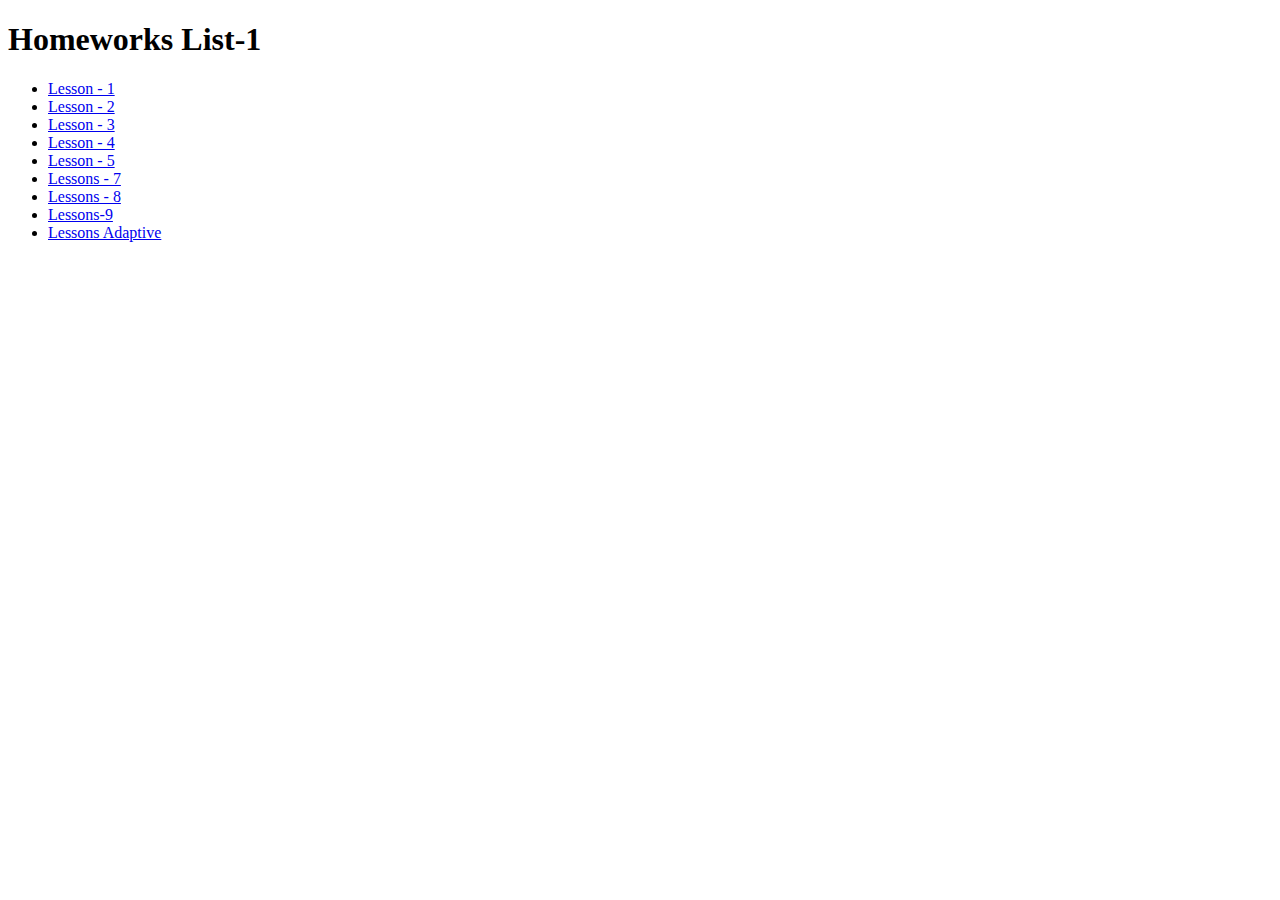
<file: index.html>
<!DOCTYPE html>
<html lang="en">
<head>
   <meta charset="UTF-8">
   <meta http-equiv="X-UA-Compatible" content="IE=edge">
   <meta name="viewport" content="width=device-width, initial-scale=1.0">
   <title>Document</title>
</head>
<body>
   <h1>Homeworks List-1</h1>
   <ul>
      <li><a href="Homework1/index.html">Lesson - 1</a></li>
      <li><a href="Homework-2/index_s.html">Lesson - 2</a></li>
      <li><a href="Homework-3/index.html">Lesson - 3</a></li>
      <li><a href="Homework-4/index.html">Lesson - 4</a></li>  
      <li><a href="Homework-5/index.html">Lesson - 5</a></li>
      <li><a href="Homework-7/index.html">Lessons - 7</a></li>
      <li><a href="Homework-8/index.html">Lessons - 8</a></li>
      <li><a href="homework-11/index.html">Lessons-9</a></li>
      <li><a href="homework Adaptive/">Lessons Adaptive</a></li>
   </ul>
</body>
</html>
</file>
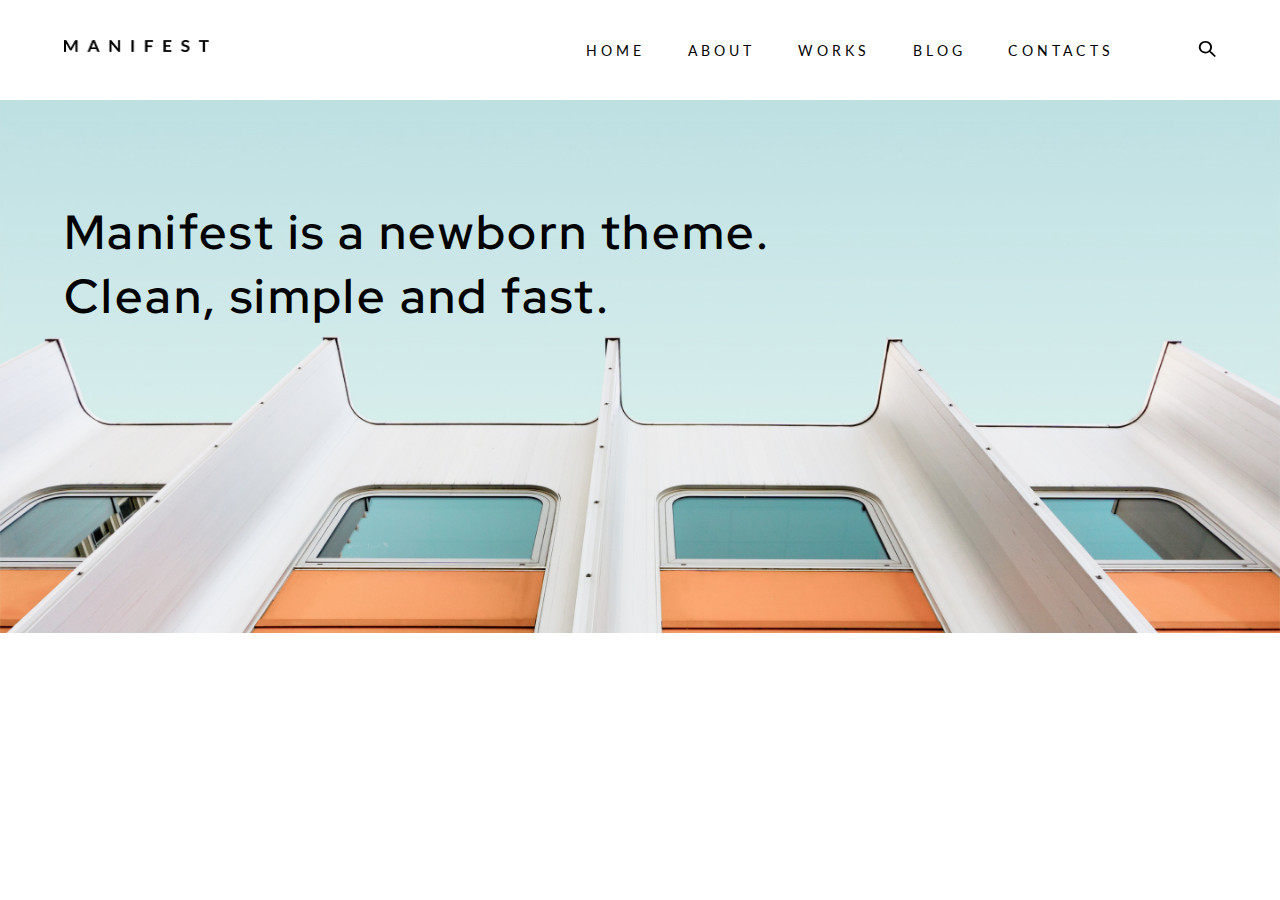
<file: homework Adaptive/index.html>
<!DOCTYPE html>
<html lang="en">
  <head>
    <meta charset="UTF-8" />
    <meta http-equiv="X-UA-Compatible" content="IE=edge" />
    <meta name="viewport" content="width=device-width, initial-scale=1.0" />
    <title>Document</title>
    <link rel="preconnect" href="https://fonts.googleapis.com">
    <link rel="preconnect" href="https://fonts.gstatic.com" crossorigin>
    <link href="https://fonts.googleapis.com/css2?family=Lato:wght@400;700&family=Red+Hat+Display:wght@400;500;600&display=swap" rel="stylesheet">
    <link rel="stylesheet" href="assets/css/hamburgers.min.css">
    <link rel="stylesheet" href="assets/css/styles.min.css" />
  </head>
  <body>
    <div class="page-wrapper">
      <header class="header">
        <div class="container">
          <div class="logo">
            <a href="/">
              <img src="assets/images/Logo.png" alt="logo" />
            </a>
          </div>
            <nav class="main-menu">
              <ul>
                <li><a href="#">Home</a></li>
                <li><a href="#">About</a></li>
                <li><a href="#">Works</a></li>
                <li><a href="#">Blog</a></li>
                <li><a href="#">Contacts</a></li>
              </ul>
            </nav>
            <button type="button" class="search-btn">
              <svg
                width="18"
                height="16"
                viewBox="0 0 18 16"
                fill="none"
                xmlns="http://www.w3.org/2000/svg"
              >
                <path
                  fill-rule="evenodd"
                  clip-rule="evenodd"
                  d="M13.8942 11.0715L17.6712 14.6313C17.8399 14.8079 17.8316 15.0783 17.6524 15.2454L16.9914 15.8684C16.9027 15.9526 16.7821 16 16.6562 16C16.5303 16 16.4096 15.9526 16.3209 15.8684L12.5439 12.3085C12.4394 12.21 12.3446 12.1028 12.2606 11.9881L11.5524 11.0982C10.3806 11.9801 8.92549 12.4602 7.42595 12.4598C4.33594 12.4699 1.65084 10.461 0.960303 7.62231C0.269767 4.78365 1.75809 1.87288 4.54414 0.613257C7.3302 -0.646363 10.6704 0.0813446 12.5873 2.36555C14.5042 4.64977 14.4862 7.88086 12.5439 10.1459L13.4881 10.76C13.6356 10.849 13.7718 10.9535 13.8942 11.0715ZM2.70508 6.23017C2.70508 8.68773 4.81889 10.68 7.42641 10.68C8.67859 10.68 9.87948 10.2112 10.7649 9.37666C11.6503 8.54216 12.1477 7.41034 12.1477 6.23017C12.1477 3.77262 10.0339 1.78037 7.42641 1.78037C4.81889 1.78037 2.70508 3.77262 2.70508 6.23017Z"
                  fill="black"
                />
              </svg>
            </button>
            <button class="hamburger hamburger--collapse" type="button">
              <span class="hamburger-box">
                <span class="hamburger-inner"></span>
              </span>
            </button>
        </div>
      </header>
      <main>
        <section class="section-first">
          <div class="container">
            <h1 class="red-hat-font">Manifest is a newborn theme. Clean, simple and fast.</h1>
          </div>
        </section>
      </main>
      <footer class="footer">
        <div class="container"></div>
      </footer>
    </div>
  </body>
</html>
</file>
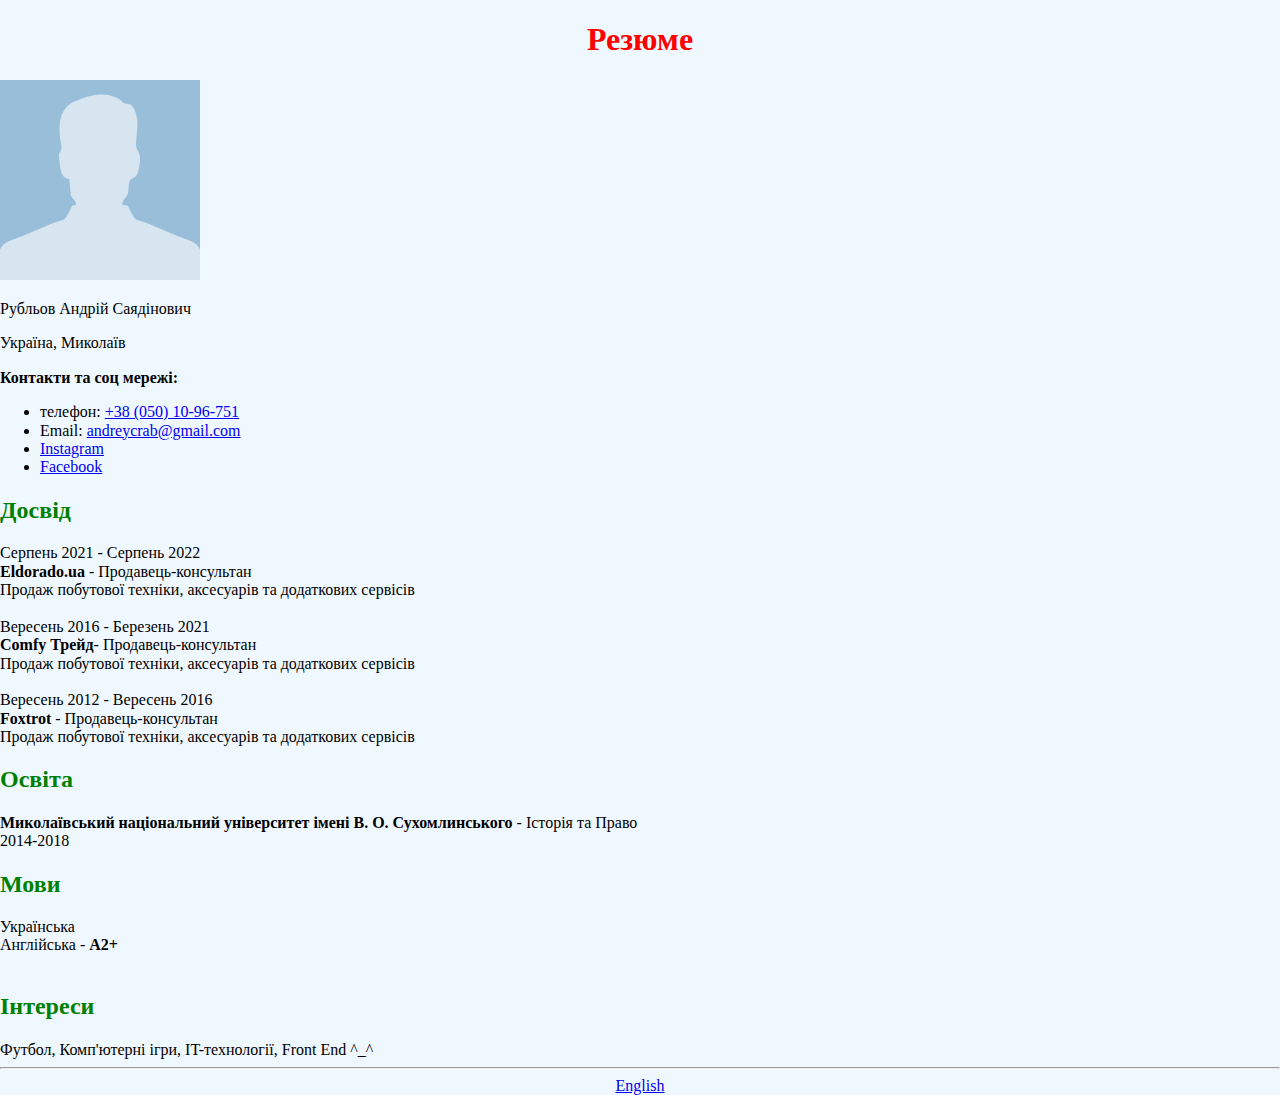
<file: Homework-2/index.html>
<!DOCTYPE html>
<html lang="uk">
<head>
   <meta charset="UTF-8">
   <meta http-equiv="X-UA-Compatible" content="IE=edge">
   <meta name="viewport" content="width=device-width, initial-scale=1.0">
  <link rel="stylesheet" href="assets/css/normalize.css">
  <link rel="stylesheet" href="assets/css/style.css">
   <title>Резюме</title>
</head>
<body>
<h1>Резюме</h1>
<img src="assets/img/no-user-image-icon-9.jpg" alt="тут фотка">
<p>Рубльов Андрій Саядінович</p>
<p>Україна, Миколаїв</p>
<p><b>Контакти та соц мережі:</b></p>
<ul>
   <li>телефон: <a href="tel:+380501096751">+38 (050) 10-96-751</a></li>
   <li>Email: <a href="mailto:andreycrab@gmail.com">andreycrab@gmail.com</a> </li>
   <li><a href="https://www.instagram.com/andrii_rublov/" target="_blank">Instagram</a></li>
   <li><a href="https://www.facebook.com/andreycrab" target="_blank">Facebook</a></li>
</ul>

<h2>Досвід</h2>

<div>
   <span>Серпень 2021 - Серпень 2022</span>
<br>
   <span><b>Eldorado.ua</b> - Продавець-консультан</span>
<br>
   <span>Продаж побутової техніки, аксесуарів та додаткових сервісів</span>
</div>
<br>

<div>
   <span>Вересень 2016 - Березень 2021</span>
<br>
   <span><b>Comfy Трейд</b>- Продавець-консультан</span>
<br>
   <span>Продаж побутової техніки, аксесуарів та додаткових сервісів</span>
</div>
<br>

<div>
   <span>Вересень 2012 - Вересень 2016</span>
   <br>
   <span><b>Foxtrot</b> - Продавець-консультан</span>
   <br>
   <span>Продаж побутової техніки, аксесуарів та додаткових сервісів</span> 
</div>

<h2>Освіта</h2>

<div><span><b>Миколаївський національний університет імені В. О. Сухомлинського</b> - Історія та Право</span>
   <br>
   <span>2014-2018</span>
</div>  

<h2>Мови</h2>

<div>
   <span>Українська</span>
   <br>
   <span>Англійська - <b>А2+</b></span>
</div>
<br>

<h2>Інтереси</h2>
<div>
   <span>Футбол, Комп'ютерні ігри, IT-технології, Front End ^_^</span>
</div>
<hr>

  <div class="eng"><a href="/index_en.html" target="_blank">English</a></div>

</body>
</html>
</file>
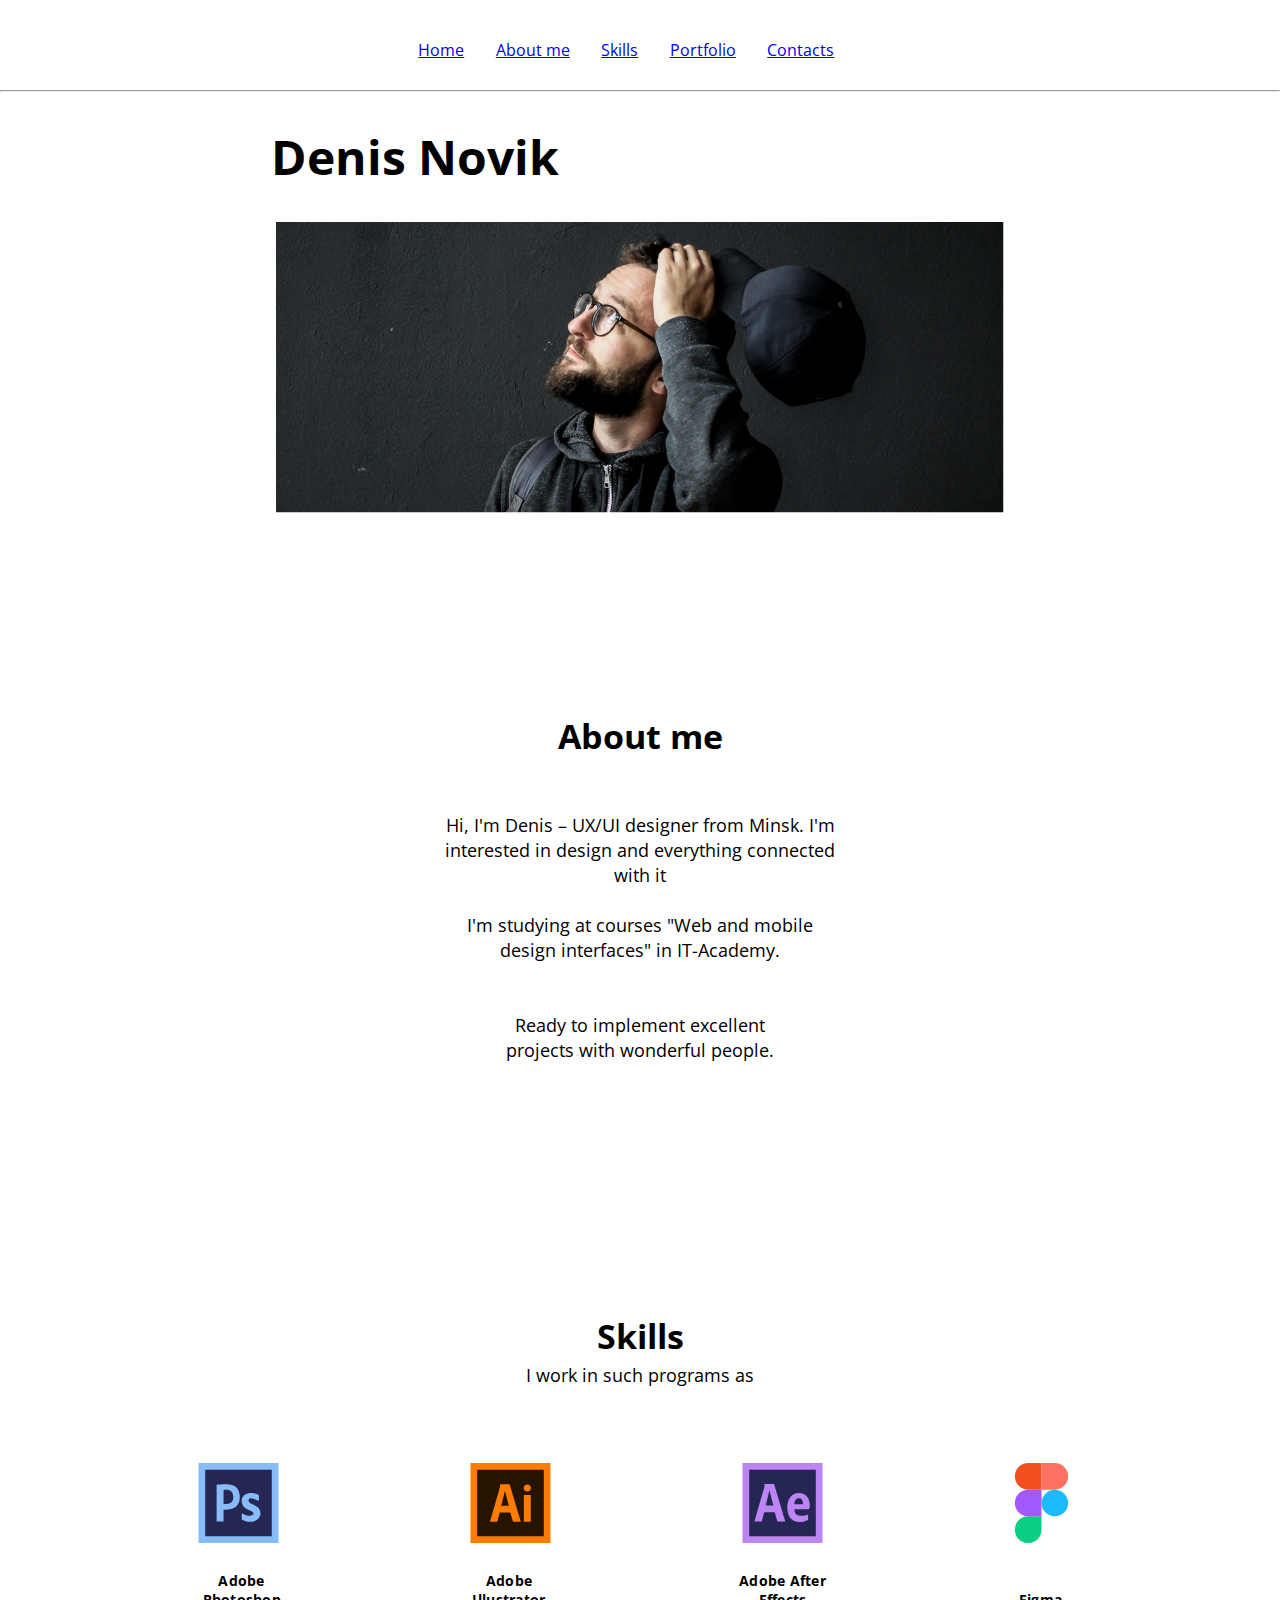
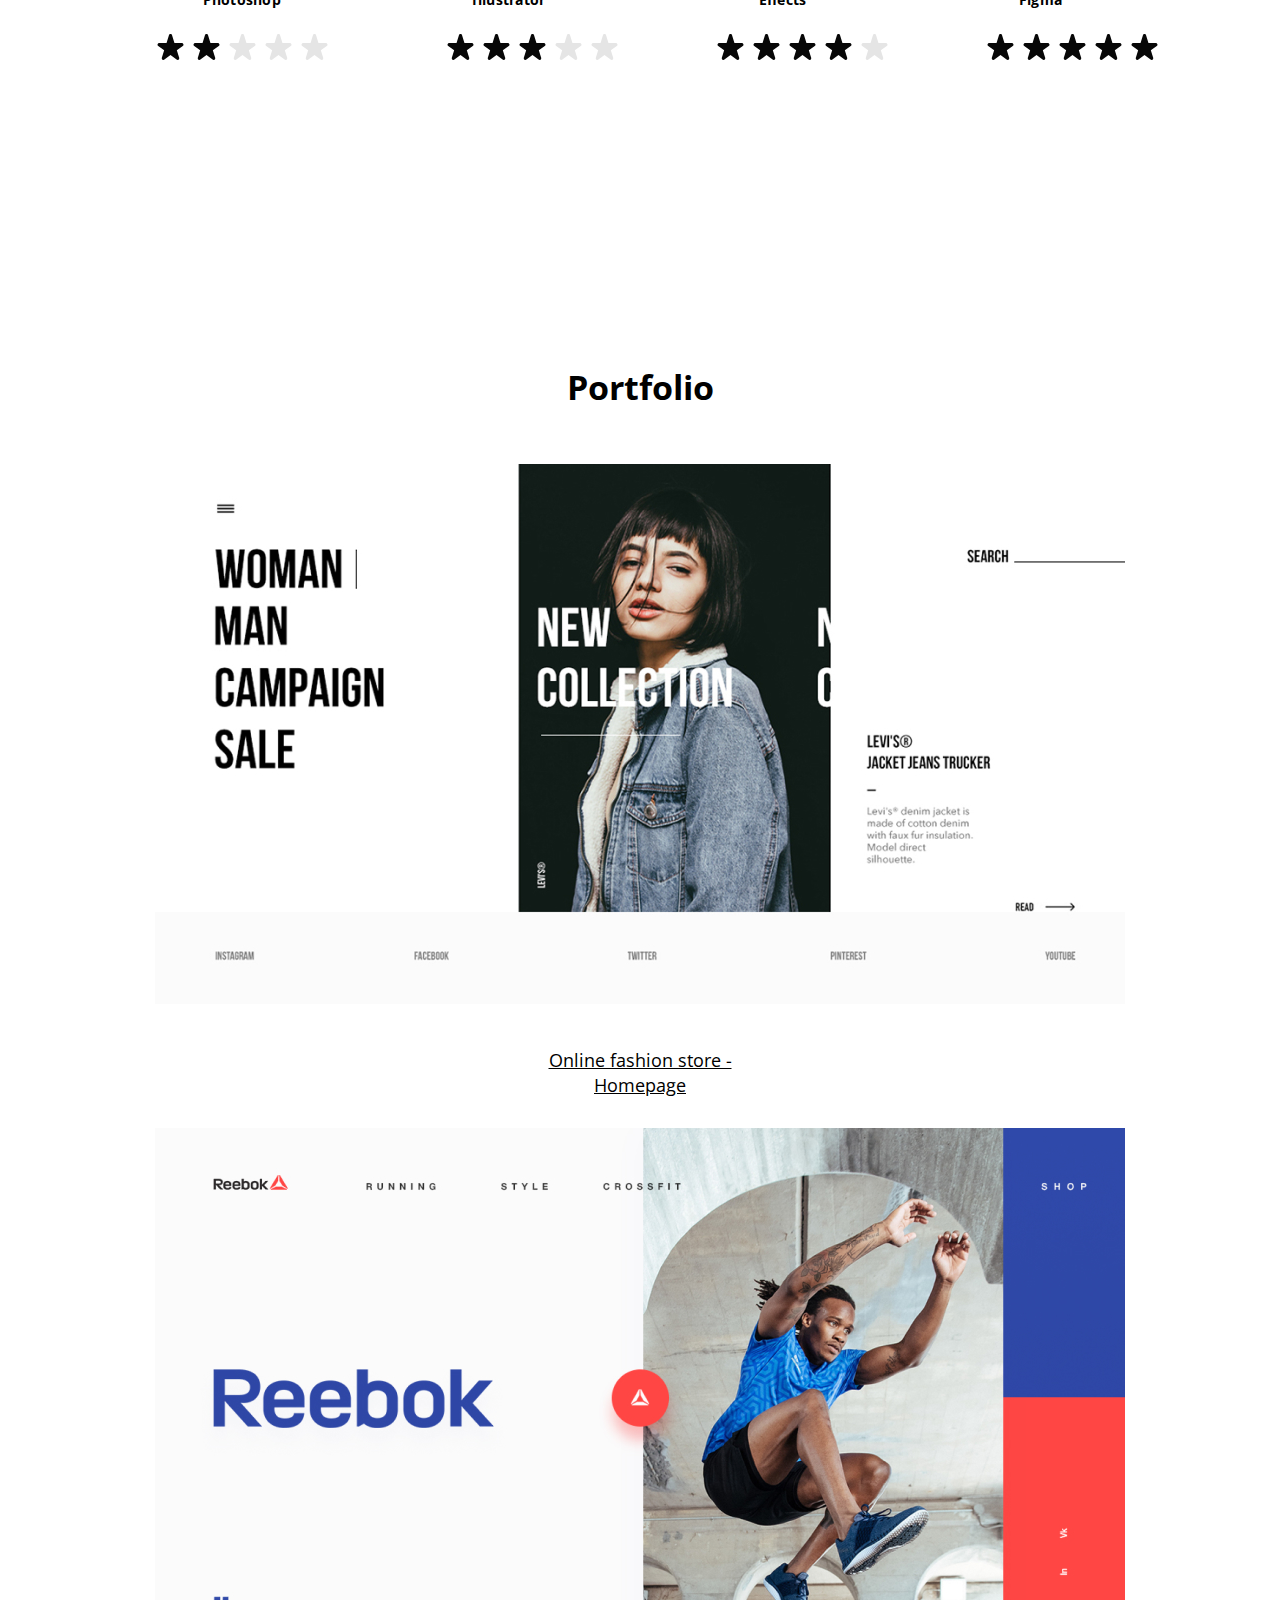
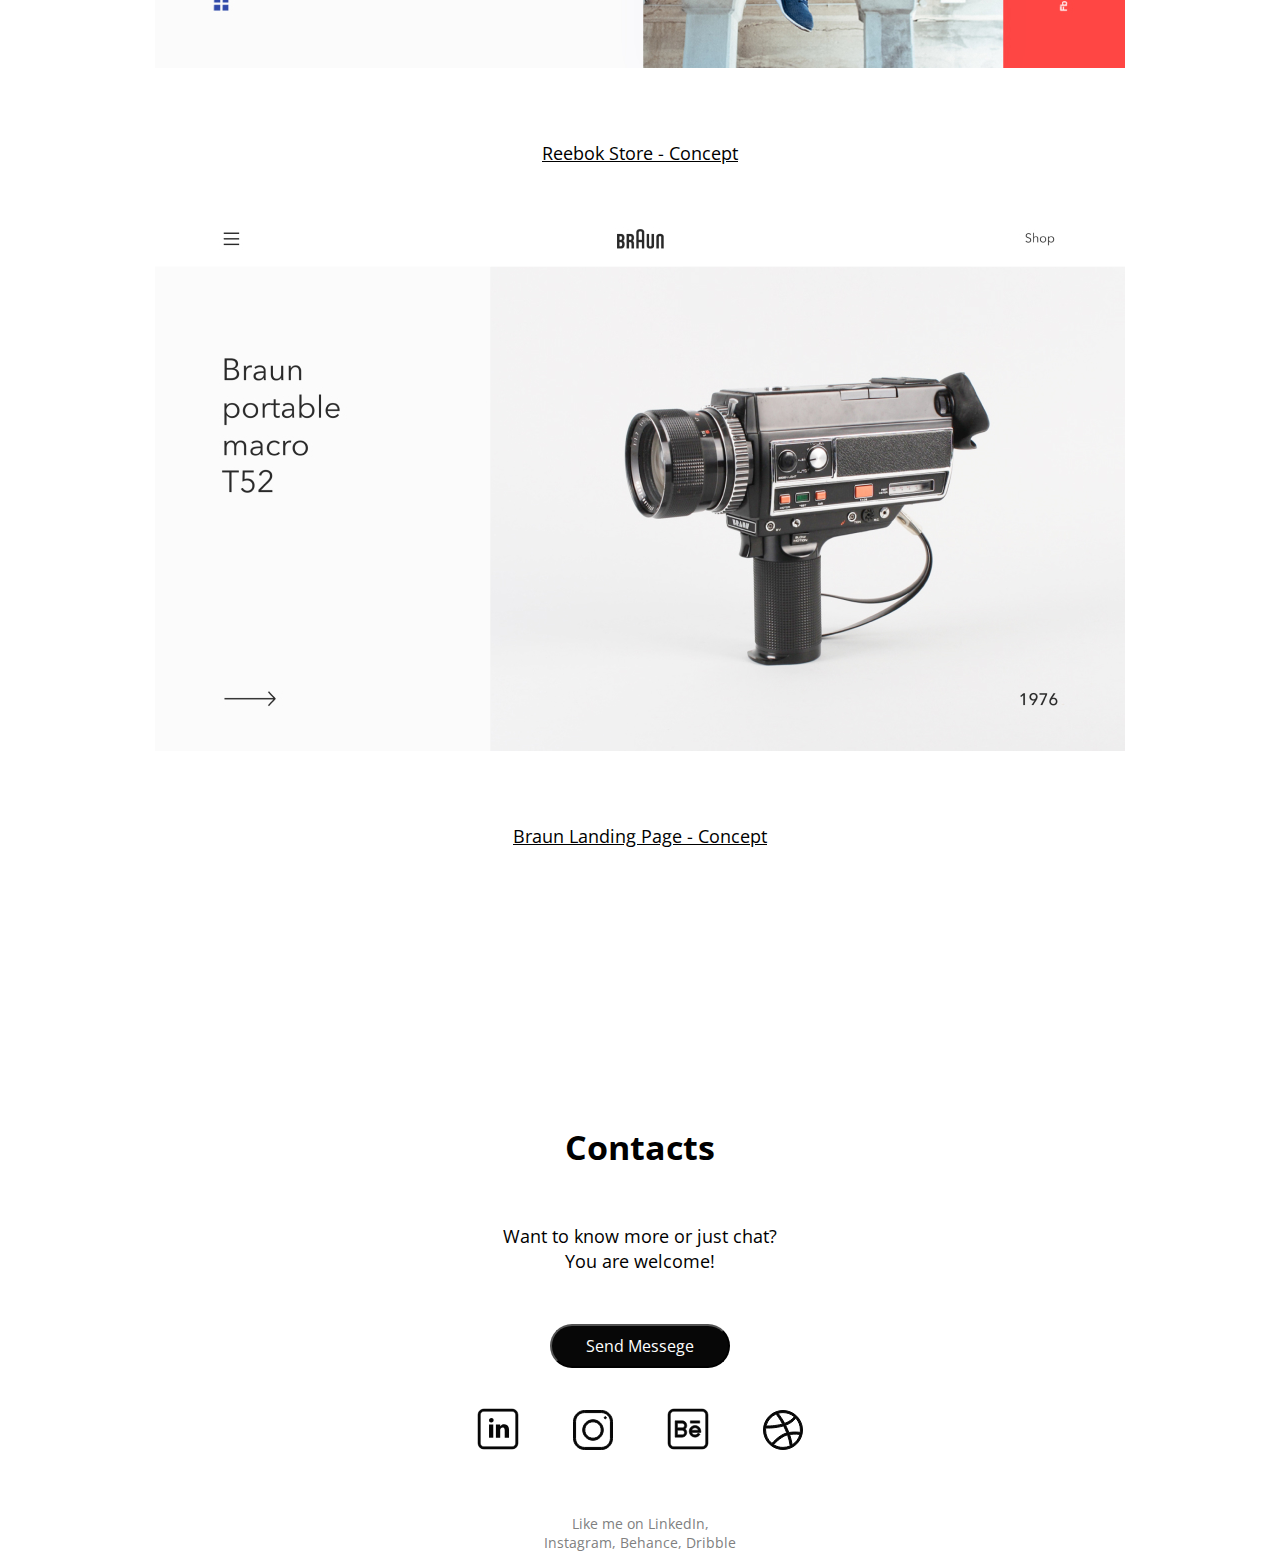
<file: Homework-3/index.html>
<!DOCTYPE html>
<html lang="en">
  <head>
    <meta charset="UTF-8" />
    <meta http-equiv="X-UA-Compatible" content="IE=edge" />
    <meta name="viewport" content="width=device-width, initial-scale=1.0" />
    <link rel="stylesheet" href="assets/css/normalize.css" />
    <link rel="stylesheet" href="assets/css/style.css" />
    <link rel="preconnect" href="https://fonts.googleapis.com" />
    <link rel="preconnect" href="https://fonts.gstatic.com" crossorigin />
    <link
      href="https://fonts.googleapis.com/css2?family=Open+Sans:wght@400;700&display=swap"
      rel="stylesheet"
    />
    <title>Figma Homework</title>
  </head>
  <body>
    <header>
      <div>
        <nav>
          <ul>
            <li><a href="#h1">Home</a></li>
            <li><a href="#aboutme">About me</a></li>
            <li><a href="#skil">Skills</a></li>
            <li><a href="#porto">Portfolio</a></li>
            <li><a href="#contacts">Contacts</a></li>
          </ul>
        </nav>
      </div>
      <hr />
    </header>
    <main>
      <div class="novik-item">
        <h1>Denis Novik</h1>
      </div>
      <div class="novik">
        <img class="page1" src="assets/img/photox940.jpg" alt="photo novika" />
      </div>
      <section class="about">
        <div>
          <h2 id="aboutme">About me</h2>
          <p class="text1">
            Hi, I'm Denis – UX/UI designer from Minsk. I'm interested in design
            and everything connected with it
          </p>
          <p class="text2">
            I'm studying at courses "Web and mobile design interfaces" in
            IT-Academy.
          </p>
          <p class="text3">
            Ready to implement excellent projects with wonderful people.
          </p>
        </div>
      </section>
      <section class="skills">
        <div class="skil-item">
          <div>
            <h2 id="skil">Skills</h2>
            <p class="text4">I work in such programs as</p>
          </div>
          <div class="logo">
            <img id="ps" src="assets/icon/Ps.svg" alt="ps" />
            <img id="ai" src="assets/icon/Ai.svg" alt="ai" />
            <img id="ae" src="assets/icon/Ae.svg" alt="ae" />
            <img id="figma" src="assets/icon/Figma.svg" alt="figma" />
          </div>
          <div class="logo-text">
            <p id="adobe">Adobe Photoshop</p>
            <p id="Illustrator">Adobe Illustrator</p>
            <p id="after">Adobe After Effects</p>
            <p id="figmas">Figma</p>
          </div>
          <div class="star">
            <img id="star2" src="assets/icon/rating2.svg" alt="2" />
            <img id="star3" src="assets/icon/rating3.svg" alt="3" />
            <img id="star4" src="assets/icon/rating4.svg" alt="4" />
            <img id="star5" src="assets/icon/rating5.svg" alt="5" />
          </div>
        </div>
      </section>
      <section class="store">
        <h2 id="porto">Portfolio</h2>
        <div>
          <img
            id="fashimg"
            src="assets/img/Fashion-Store.jpg"
            alt="fashionimg"
          />
          <p id="fashstore">Online fashion store - Homepage</p>
        </div>
        <div>
          <img id="rebookimg" src="assets/img/reebok_web.jpg" alt="reebok" />
          <p id="reebokstore">Reebok Store - Concept</p>
        </div>
        <div>
          <img id="braunimg" src="assets/img/braun-landing.jpg" alt="braun" />
          <p id="braunstore">Braun Landing Page - Concept</p>
        </div>
      </section>
    </main>
    <footer>
      <h2 id="contacts">Contacts</h2>
      <div>
        <p id="chat">Want to know more or just chat? You are welcome!</p>
      </div>
      <div class="but">
        <button onclick="location.href='mailto:andreycrab@gmail.com'" id="send">
          Send Messege
        </button>
      </div>
      <div class="messengers">
        <a href="https://ua.linkedin.com/"
          ><img id="linkedinimg" src="assets/icon/linkedin.svg" alt="linkedin"
        /></a>
        <a href="https://www.instagram.com/hideo_kojima/"
          ><img
            id="instagramimg"
            src="assets/icon/instagram.svg"
            alt="instagram"
        /></a>
        <a href="https://www.behance.net/"
          ><img id="behanceimg" src="assets/icon/behance.svg" alt="behance"
        /></a>
        <a href="https://dribbble.com/"
          ><img id="dribbbleimg" src="assets/icon/dribbble.svg" alt="dribbble"
        /></a>
      </div>
      <div>
        <p id="like">Like me on LinkedIn, Instagram, Behance, Dribble</p>
      </div>
    </footer>
  </body>
</html>
</file>
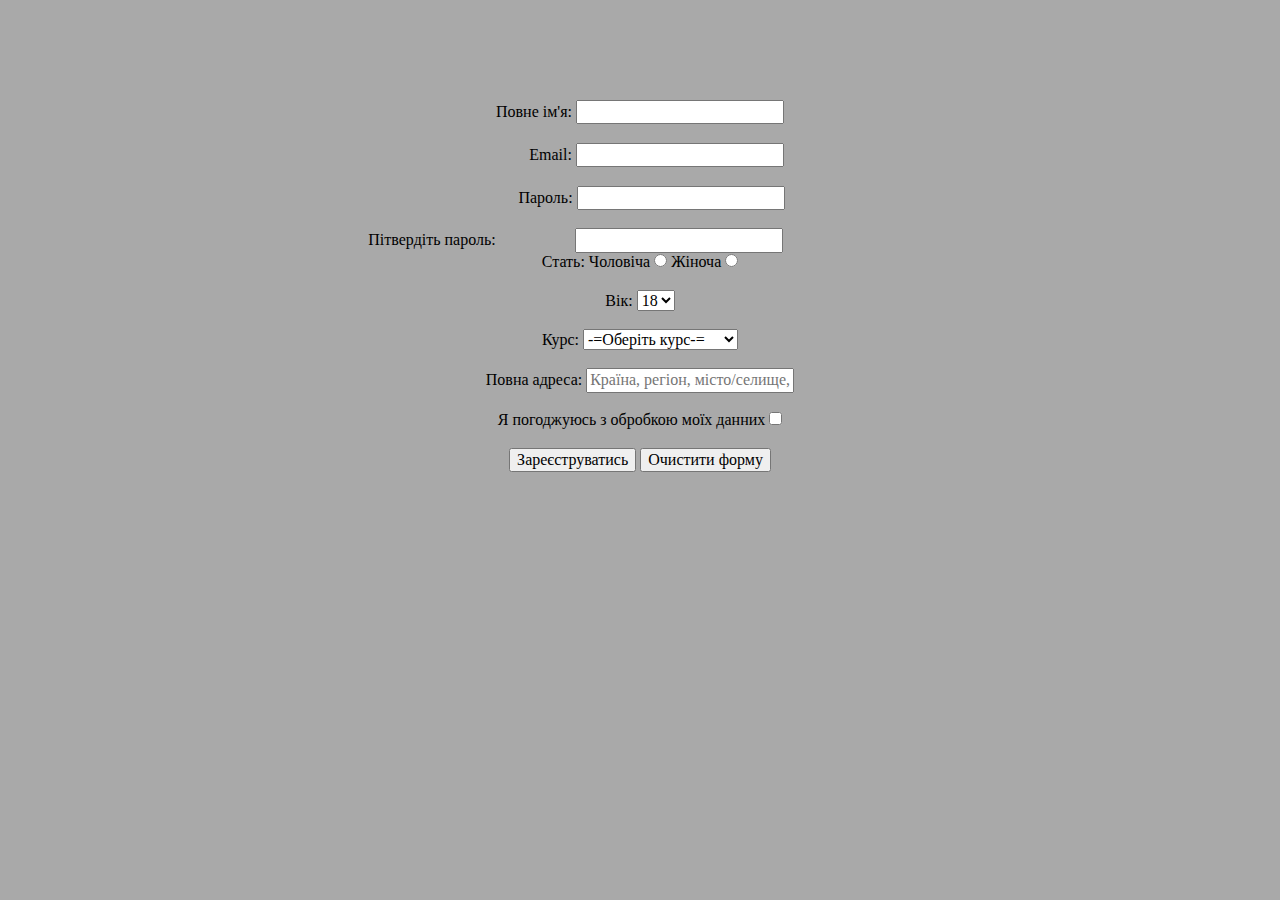
<file: Homework-4/index.html>
<!DOCTYPE html>
<html lang="uk">

<head>
   <meta charset="UTF-8">
   <meta http-equiv="X-UA-Compatible" content="IE=edge">
   <meta name="viewport" content="width=device-width, initial-scale=1.0">
   <link rel="stylesheet" href="assets/css/normalize.css">
   <link rel="stylesheet" href="assets/css/style.css">
   <title>Forms</title>
</head>

<body>
   <form id="my_form" onsubmit="alert(decodeURI(new URLSearchParams(Array.from(new FormData(document.getElementById('my_form')))).toString()));return false;">
      <div>
         <label for="name">Повне ім'я:</label>
         <input type="name" id="name" name="name" required>
      </div><br>
      <div class="email" >
         <label for="email">Email:</label>
         <input type="email" id="email" name="email" required>
      </div> <br>
      <div class="pass">
         <label for="password">Пароль:</label>
         <input type="password" id="pass" name="password" required>
      </div><br>
      <div class="confirm">
         <label id="comfpass" for="confirm_password">Пітвердіть пароль:</label>
         <input type="password" id="confirm_password" name="confirm_password" required>
      </div><br>
      <div>
         <label for="gender">Стать: </label>
         <label for="male">Чоловіча</label>
         <input type="radio" id="male" name="gender" value="male" required>
         <label for="female">Жіноча</label>
         <input type="radio" id="female" name="gender" value="female">
      </div><br>
      <div>
         <label for="age">Вік:</label>
         <select id="age" name="age">
            <option value="18">18</option>
            <option value="19">19</option>
            <option value="20">20</option>
            <option value="21">21</option>
            <option value="22">22</option>
            <option value="23">23</option>
            <option value="24">24</option>
            <option value="25">25</option>
            <option value="26">26</option>
            <option value="27">27</option>
            <option value="28">28</option>
            <option value="29">29</option>
            <option value="30">30</option>
            <option value="31">31</option>
            <option value="32">32</option>
            <option value="33">33</option>
            <option value="34">34</option>
            <option value="35">35</option>
         </select>
      </div><br>
      <div>
         <label for="curs">Курс:</label>
         <select name="curs" id="curs">
            <option value="select">-=Оберіть курс-=</option>
            <option value="curs1">Front-End</option>
            <option value="curs2"> Back-End</option>
            <option value="curs3">Project Management</option>
            <option value="curs4">QA Manual</option>
         </select>
      </div><br>
      <div>
         <label for="adres">Повна адреса:</label>
         <input type="text" id="adres" name="adres" placeholder="Країна, регіон, місто/селище, вулиця">
      </div>
      <div><br>
         <label for="agree">Я погоджуюсь з обробкою моїх данних</label>
         <input type="checkbox" id="agree" name="agree" required>
      </div><br>
      <div>
         <input type="submit" value="Зареєструватись">
         <input type="reset" value="Очистити форму">
      </div><br>
   </form>
</body>

</html>
</file>
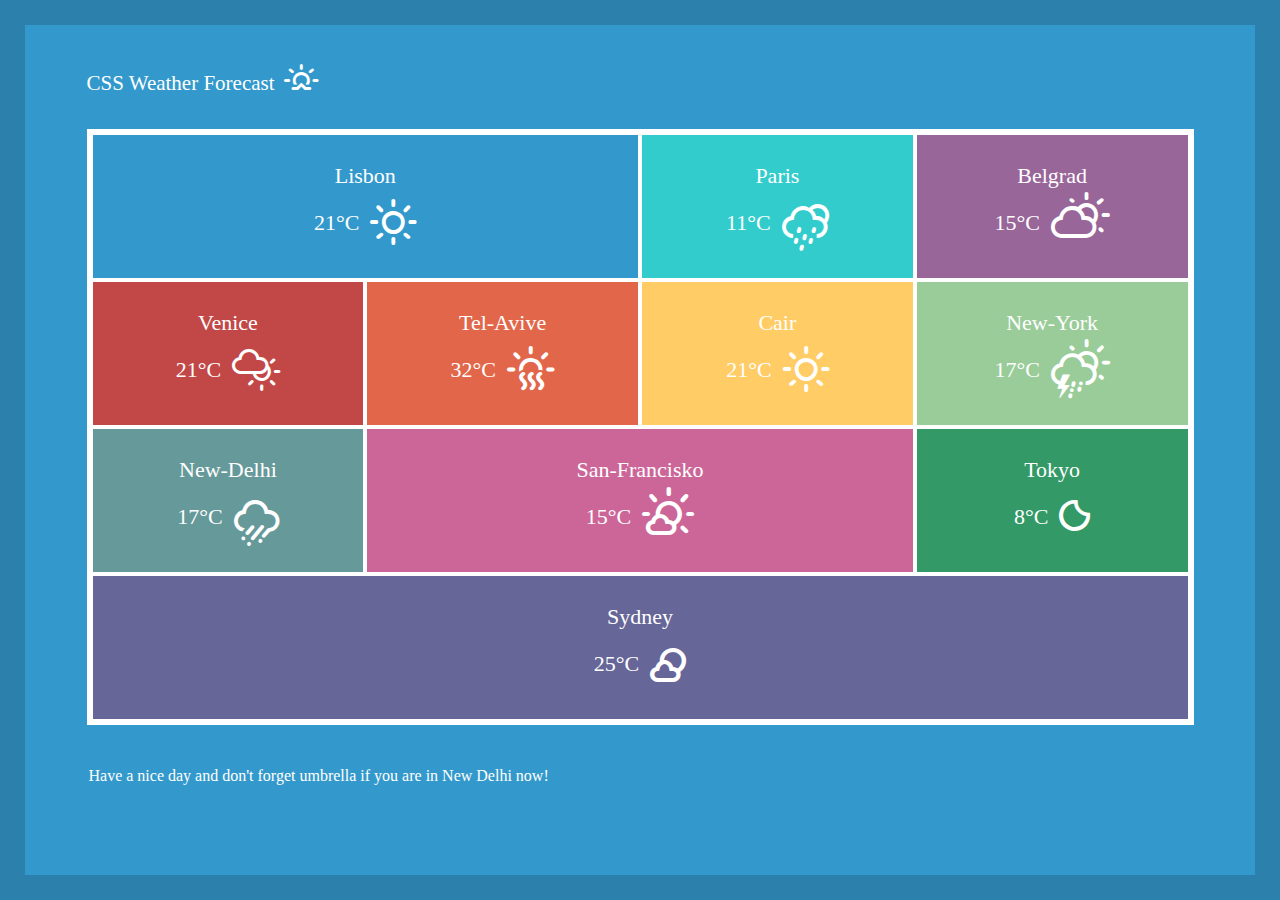
<file: Homework-5/index.html>
<!DOCTYPE html>
<html lang="en">
  <head>
    <meta charset="UTF-8" />
    <meta http-equiv="X-UA-Compatible" content="IE=edge" />
    <meta name="viewport" content="width=device-width, initial-scale=1.0" />
    <link rel="stylesheet" href="assets/css/normalize.css" />
    <link rel="stylesheet" href="assets/fonts/weather/css/weather-icons.min.css">
    <link href="https://fonts.cdnfonts.com/css/lucida-sans" rel="stylesheet" />
    <link rel="stylesheet" href="assets/css/style.css" />
    <title>Weather</title>
  </head>
  <body>
    <main>
      <div class="container">
        <div class="tittle">CSS Weather Forecast <i class="wi wi-sunrise"></i>
        </div>
        <div class="weather wrap">
          <ul class="weather">
            <li class="w50">
              <div class="weather-item blue">
                <div class="city">Lisbon</div>
                <div class="icon">
                  <span class="temperature">21&deg;C</span>
                  <i class="wi wi-day-sunny"></i>
                </div>
              </div>
            </li>
            <li>
              <div class="weather-item green-1">
                <div class="city">Paris</div>
                <div class="icon">
                  <span class="temperature">11&deg;C</span>
                  <i class="wi wi-night-showers"></i>
                </div>
              </div>
            </li>
            <li>
              <div class="weather-item violet">
                <div class="city">Belgrad</div>
                <div class="icon">
                  <span class="temperature">15&deg;C</span>
                  <i class="wi wi-day-cloudy"></i>
                </div>
              </div>
            </li>
            <li>
              <div class="weather-item red">
                <div class="city">Venice</div>
                <div class="icon">
                  <span class="temperature">21&deg;C</span>
                  <i class="wi wi-day-cloudy-high"></i>
                </div>
              </div>
            </li>
            <li>
              <div class="weather-item orange">
                <div class="city">Tel-Avive</div>
                <div class="icon">
                  <span class="temperature">32&deg;C</span>
                  <i class="wi wi-hot"></i>
                </div>
              </div>
            </li>
            <li>
              <div class="weather-item yellow">
                <div class="city">Cair</div>
                <div class="icon">
                  <span class="temperature">21&deg;C</span>
                  <i class="wi wi-day-sunny"></i>
                </div>
              </div>
            </li>
            <li>
              <div class="weather-item lgreen">
                <div class="city">New-York</div>
                <div class="icon">
                  <span class="temperature">17&deg;C</span>
                  <i class="wi wi-day-sleet-storm"></i>
                </div>
              </div>
            </li>
            <li>
              <div class="weather-item gray">
                <div class="city">New-Delhi</div>
                <div class="icon">
                  <span class="temperature">17&deg;C</span>
                  <i class="wi wi-rain-wind"></i>
                </div>
              </div>
            </li>
            <li class="w50">
              <div class="weather-item pink">
                <div class="city">San-Francisko</div>
                <div class="icon">
                  <span class="temperature">15&deg;C</span>
                  <i class="wi wi-day-sunny-overcast"></i>
                </div>
              </div>
            </li>
            <li>
              <div class="weather-item green">
                <div class="city">Tokyo</div>
                <div class="icon">
                  <span class="temperature">8&deg;C</span>
                  <i class="wi wi-night-clear"></i>
                </div>
              </div>
            </li>
            <li class="w100">
              <div class="weather-item dviolet">
                <div class="city">Sydney</div>
                <div class="icon">
                  <span class="temperature">25&deg;C</span>
                  <i class="wi wi-night-partly-cloudy"></i>
                </div>
              </div>
            </li>
          </ul>
        </div>
        <div class="text">Have a nice day and don't forget umbrella if you are in New Delhi now!
        </div>
      </div>
    </main>
  </body>
</html>
</file>
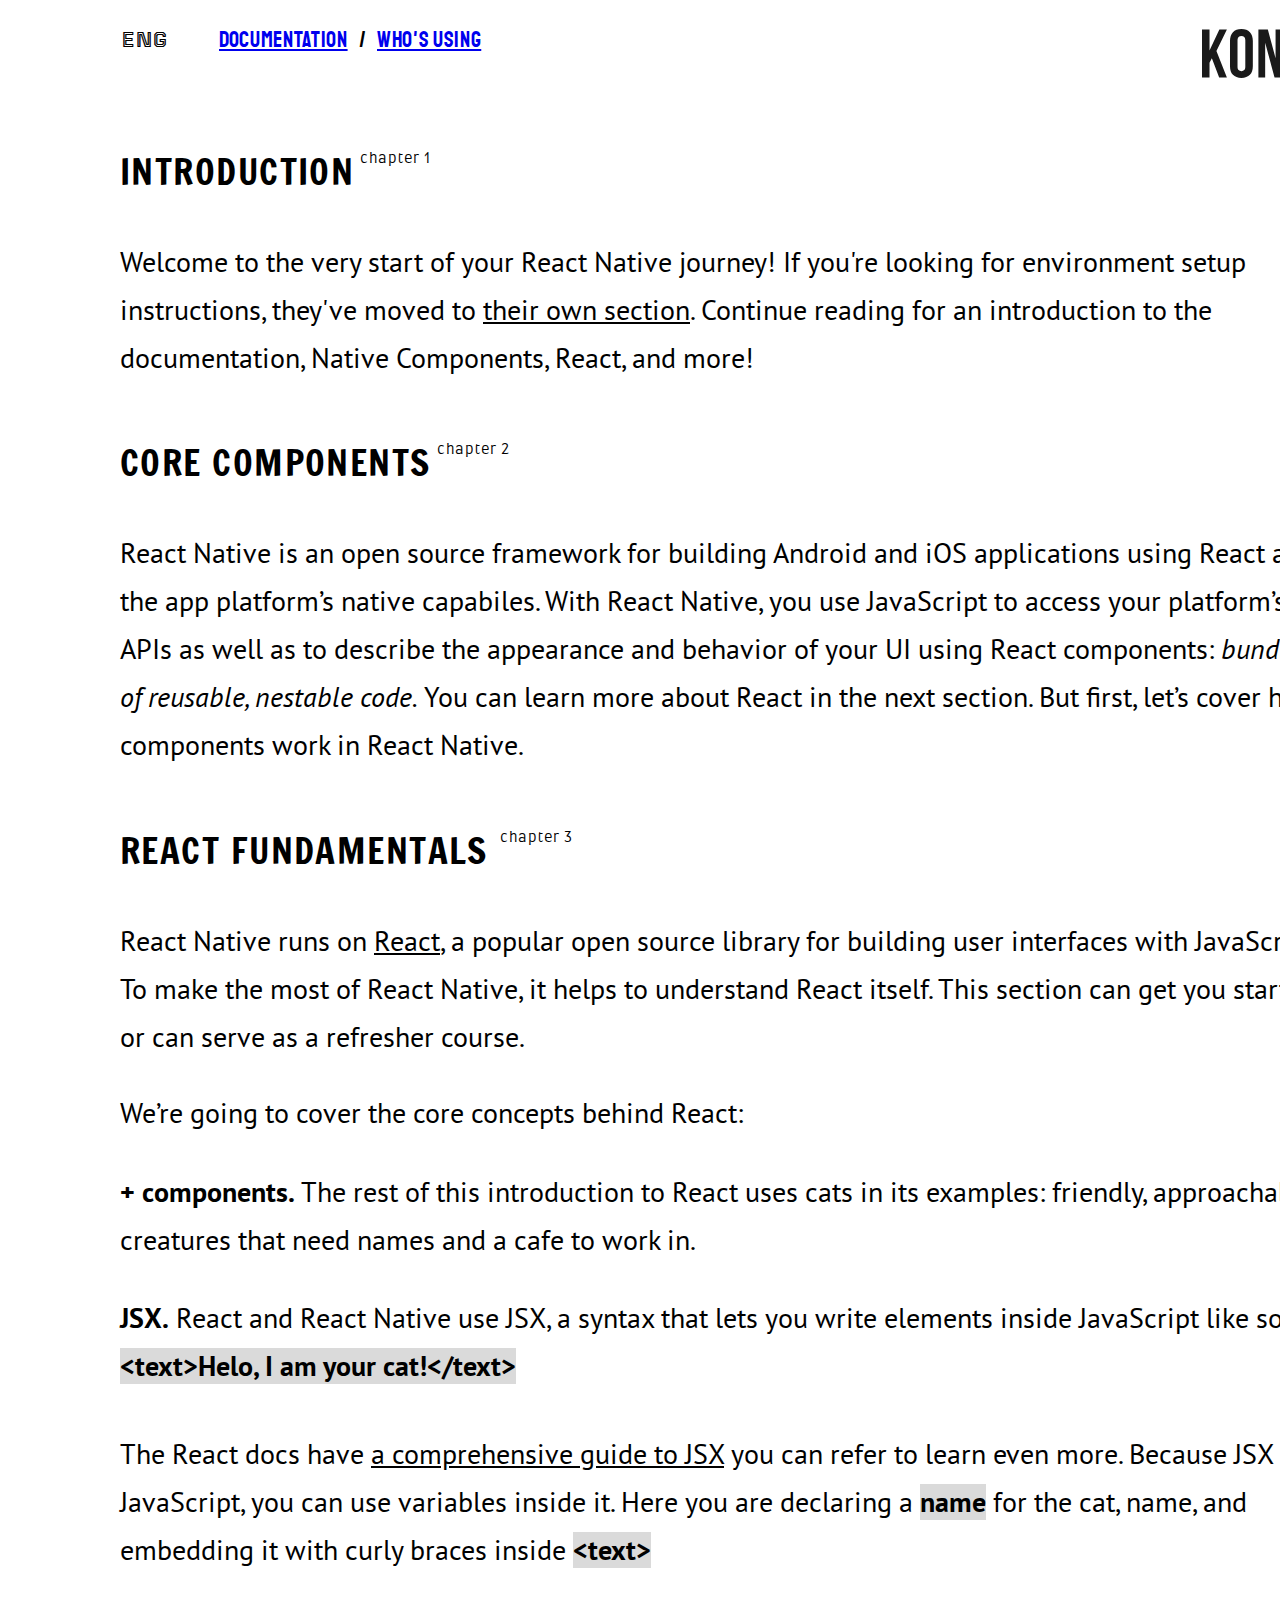
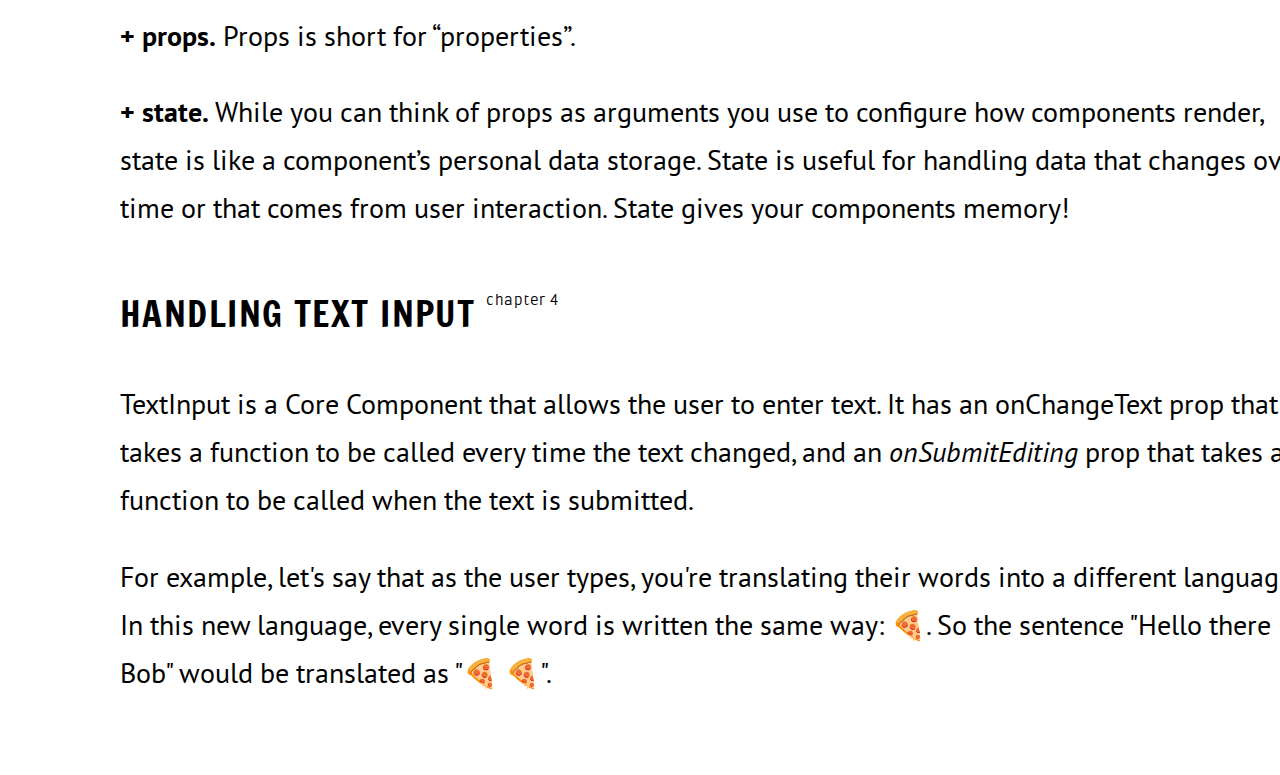
<file: Homework-7/index.html>
<!DOCTYPE html>
<html lang="en">
  <head>
    <meta charset="UTF-8" />
    <meta http-equiv="X-UA-Compatible" content="IE=edge" />
    <meta name="viewport" content="width=device-width, initial-scale=1.0" />
    <link rel="stylesheet" href="assets/css/normalize.css" />
    <link rel="stylesheet" href="assets/css/stylesheet.css" />
    <link rel="stylesheet" href="assets/css/style.css" />
    <title>Fonts</title>
  </head>
  <body>
    <div class="conteiner__header">
      <div class="title-header">
        <header>
          <div class="logo">
            <img src="assets/icons/company-logo-black.svg" alt="logo" />
          </div>
          <div class="lang">ENG</div>
          <ul>
            <nav>
              <div>
                <li class="doc"><a href="#">documentation</a></li>
              </div>
              <div>
                <li class="slash">/</li>
              </div>
              <div>
                <li class="who"><a href="#">Who's using</a></li>
              </div>
            </nav>
          </ul>
        </header>
      </div>
    </div>
    <main>
      <div class="conteiner__main">
        <section class="introduction">
          <div class="title-container">
            <div class="title">
              <h2 class="chap-1">introduction</h2>
            </div>
            <div class="title-description">chapter 1</div>
           </div>
          <div>
            <p class="text-introduction">
              Welcome to the very start of your React Native journey! If you're
              looking for environment setup instructions, they've moved to <u>their
              own section</u>. Continue reading for an introduction to the
              documentation, Native Components, React, and more!
            </p>
          </div>
        </section>
        <section class="core-components">
          <div class="title-container">
            <div class="title">
              <h2 class="chap-2">core components</h2>
            </div>
            <div class="title-description">chapter 2</div>
           </div>
          <div>
            <p class="text-core">
              React Native is an open source framework for building Android and
              iOS applications using React and the app platform’s native
              capabiles. With React Native, you use JavaScript to access your
              platform’s APIs as well as to describe the appearance and behavior
              of your UI using React components:
              <i class="sans-ital">bundles of reusable, nestable code.</i> You
              can learn more about React in the next section. But first, let’s
              cover how components work in React Native.
            </p>
          </div>
        </section>
        <section class="react-fundamentals">
          <div class="react">
           <div class="title-container">
            <div class="title">
              <h2 class="chap-3">react fundamentals</h2>
            </div>
            <div class="title-description">chapter 3</div>
           </div>
            <div>
              <div class="text-react-1">
                <p>
                  React Native runs on <u>React</u>, a popular open source library for
                  building user interfaces with JavaScript. To make the most of
                  React Native, it helps to understand React itself. This
                  section can get you started or can serve as a refresher
                  course.
                </p>
              </div>
              <div class="text-react-2">
                <p>We’re going to cover the core concepts behind React:</p>
              </div>
              <div>
                <p class="text-react-3">
                  <i class="sans-bold">+ components.</i> The rest of this introduction to React uses cats
                  in its examples: friendly, approachable creatures that need
                  names and a cafe to work in.
                </p>
              </div>
              <div class="text-react-4">
                <p>
                 <i class="sans-bold"> JSX.</i> React and React Native use JSX, a syntax that lets you
                  write elements inside JavaScript like so:
                  <i class="cat">&lt;text&gtHelo, I am your cat!&lt;/text&gt</i>
                </p>
              </div>
              <div class="text-react-5">
                <p>
                  The React docs have <u>a comprehensive guide to JSX</u> you can refer
                  to learn even more. Because JSX is JavaScript, you can use
                  variables inside it. Here you are declaring a <i class="cat">name</i> for the
                  cat, name, and embedding it with curly braces inside
                  <i class="cat">&lt;text&gt</i>
                </p>
              </div>
              <div class="text-react-6">
                <p> <i class="sans-bold"> + props.</i> Props is short for “properties”.</p>
              </div>
              <div class="text-react-7">
                <p>
                 <i class="sans-bold"> + state.</i> While you can think of props as arguments you use to
                  configure how components render, state is like a component’s
                  personal data storage. State is useful for handling data that
                  changes over time or that comes from user interaction. State
                  gives your components memory!
                </p>
              </div>
            </div>
          </div>
        </section>
        <section class="handling">
            <div class="title-container">
              <div class="title">
                <h2 class="chap-4">handling text input</h2>
              </div>
              <div class="title-description">chapter 4</div>
             </div>
           <div class="text-hand-1">
            <p>
              TextInput is a Core Component that allows the user to enter text.
              It has an onChangeText prop that takes a function to be called
              every time the text changed, and an
              <i class="sans-ital">onSubmitEditing</i> prop that takes a
              function to be called when the text is submitted.
            </p>
          </div>
          <div class="text-hand-2">
            For example, let's say that as the user types, you're translating
            their words into a different language. In this new language, every
            single word is written the same way: 🍕. So the sentence "Hello
            there Bob" would be translated as "🍕 🍕".
          </div>
        </section>
      </div>
    </main>
  </body>
</html>
</file>
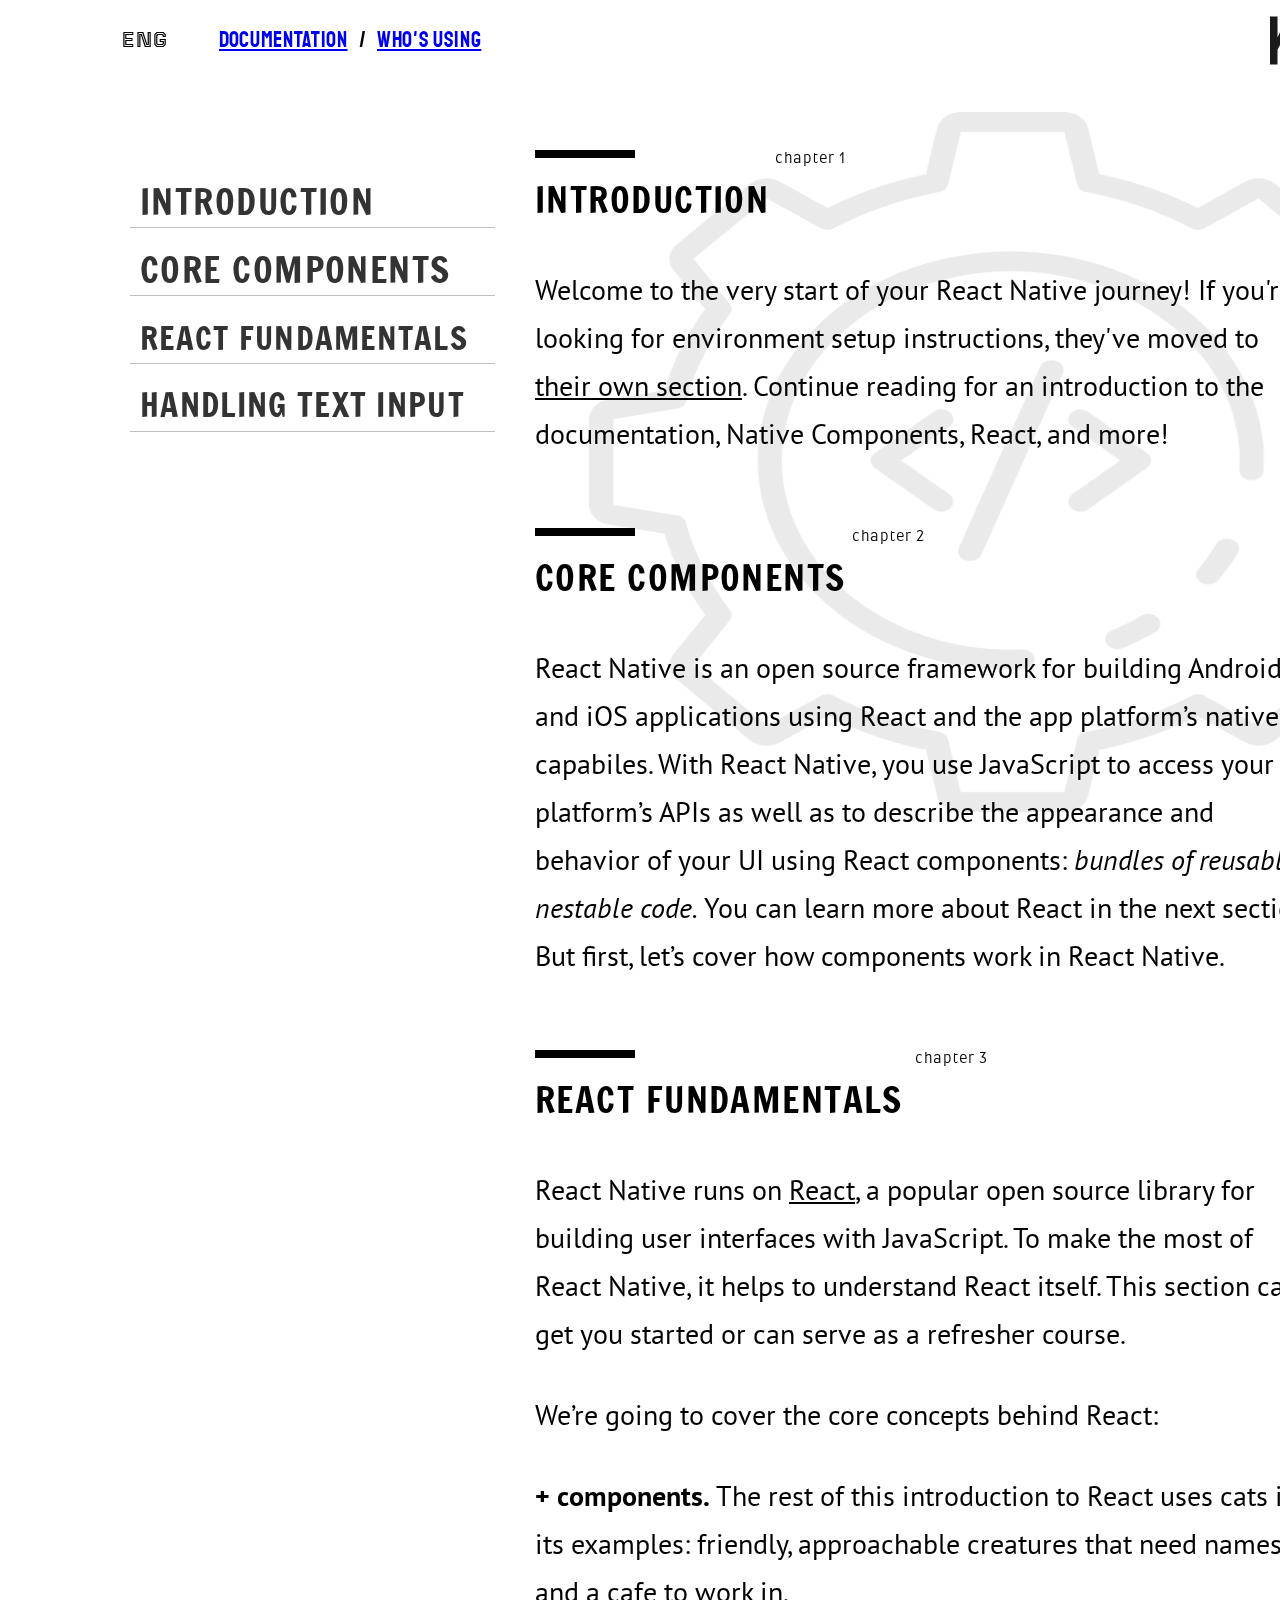
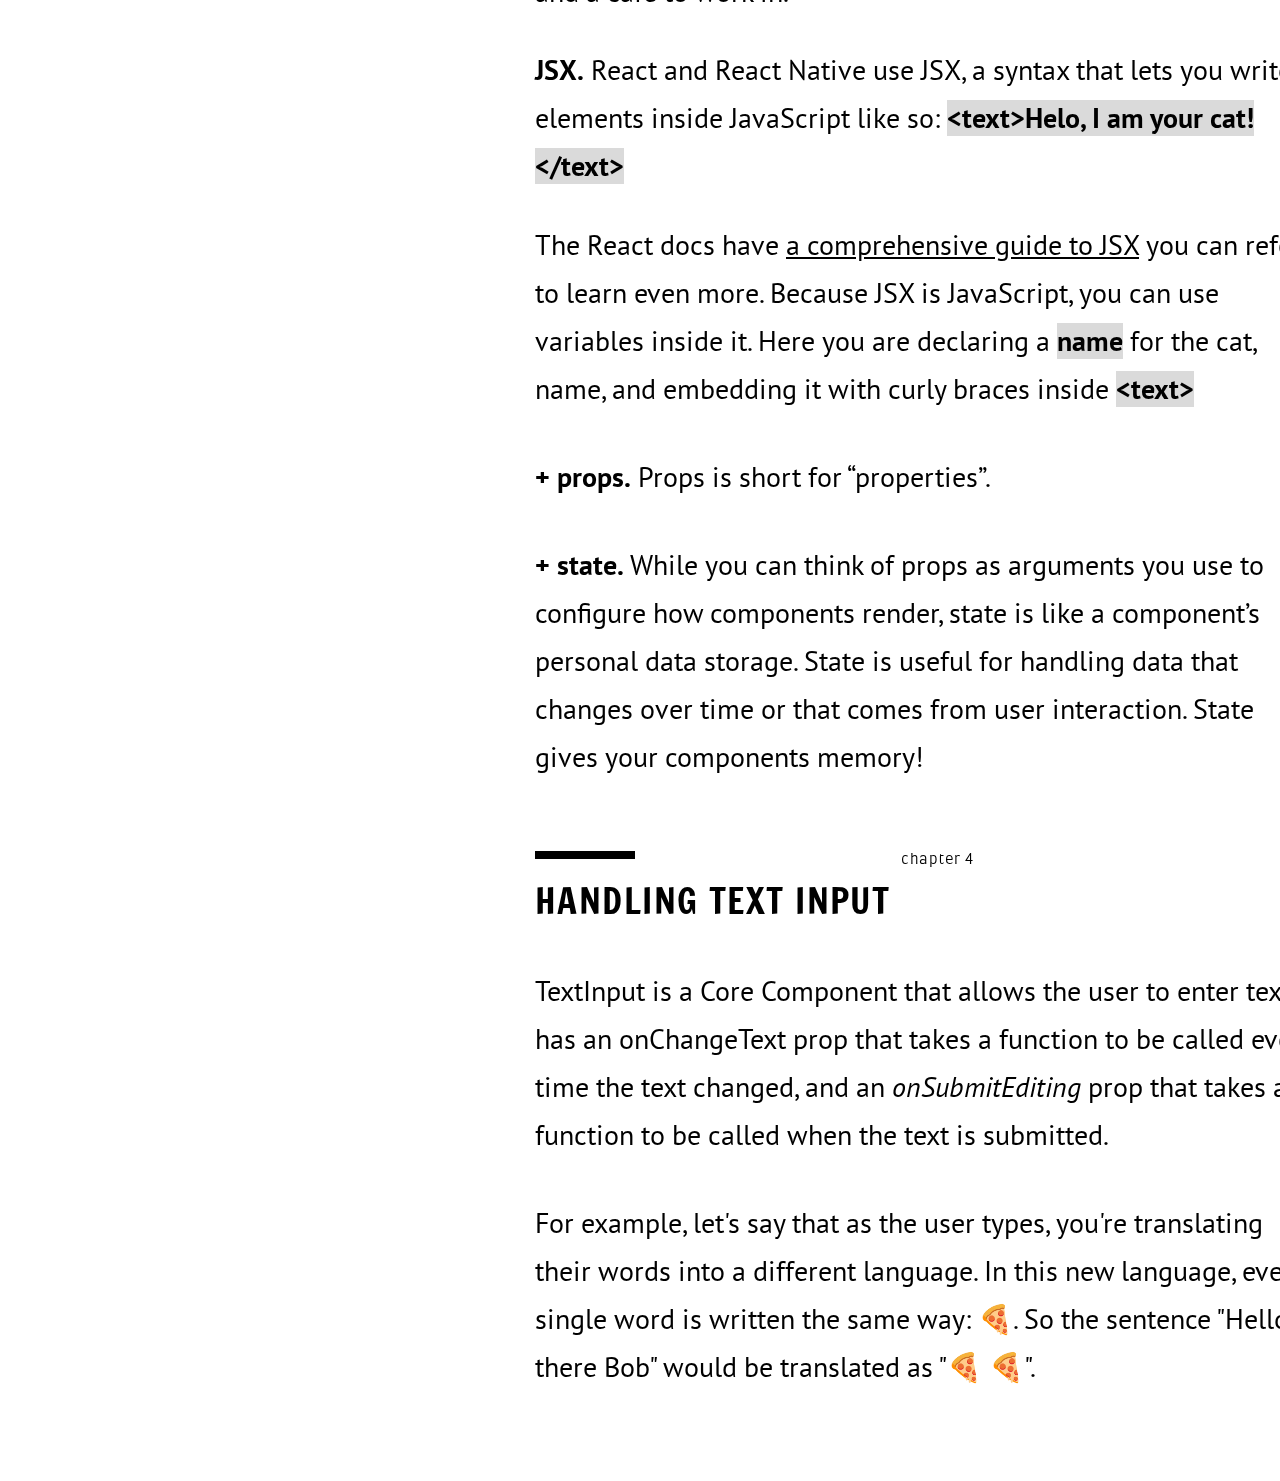
<file: Homework-8/index.html>
<!DOCTYPE html>
<html lang="en">
  <head>
    <meta charset="UTF-8" />
    <meta http-equiv="X-UA-Compatible" content="IE=edge" />
    <meta name="viewport" content="width=device-width, initial-scale=1.0" />
    <link rel="stylesheet" href="assets/css/normalize.css" />
    <link rel="stylesheet" href="assets/css/stylesheet.css" />
    <link rel="stylesheet" href="assets/css/style.css" />
    <title>Fonts pos</title>
  </head>
  <body>
    <div class="conteiner__header">
      <div class="title-header">
        <header>
          <div class="logo"><img src="assets/icons/company-logo-black.svg" alt="logo"></div>
          <div class="lang">ENG</div>
          <ul>
            <nav>
              <div>
                <li class="doc"><a href="#">documentation</a></li>
              </div>
              <div>
                <li class="slash">/</li>
              </div>
              <div>
                <li class="who"><a href="../Homework-8/Who/index.html">Who's using</a></li>
              </div>
            </nav>
          </ul>
        </header>
      </div>
    </div>
    <div class="sidebar">
      <ul>
        <li class="side-1"><a class="s-1" href="#introduction">INTRODUCTION</a></li>
        <li class="side-2"><a class="s-2" href="#core components">CORE COMPONENTS</a></li>
        <li class="side-3"><a class="s-3" href="#react fundamentals">REACT FUNDAMENTALS</a></li>
        <li class="side-4"><a class="s-4" href="#handling">HANDLING TEXT INPUT</a></li>
      </ul>
    </div>
    <main>
      <div class="conteiner__main">
         
         <div id="introduction">
         <section class="introduction">
          <div class="title-container">
            <div class="title">
              <div class="divider"></div>
              <h2 class="chap-1">introduction</h2>
            </div>
            <div class="title-description">chapter 1</div>
           </div>
          <div>
            <p class="text-introduction">
              Welcome to the very start of your React Native journey! If you're
              looking for environment setup instructions, they've moved to <u>their
              own section</u>. Continue reading for an introduction to the
              documentation, Native Components, React, and more!
            </p>
          </div>
        </section>
      </div>
        
        <div id="core components">
         <section class="core-components">
          <div class="title-container">
            <div class="title">
              <div class="divider"></div>
              <h2 class="chap-2">core components</h2>
            </div>
            <div class="title-description">chapter 2</div>
           </div>
          <div>
            <p class="text-core">
              React Native is an open source framework for building Android and
              iOS applications using React and the app platform’s native
              capabiles. With React Native, you use JavaScript to access your
              platform’s APIs as well as to describe the appearance and behavior
              of your UI using React components:
              <i class="sans-ital">bundles of reusable, nestable code.</i> You
              can learn more about React in the next section. But first, let’s
              cover how components work in React Native.
            </p>
          </div>
        </section>
      </div>
      <div id="react fundamentals">
        <section class="react-fundamentals">
          <div class="react">
           <div class="title-container">
            <div class="title">
              <div class="divider"></div>
              <h2 class="chap-3">react fundamentals</h2>
            </div>
            <div class="title-description">chapter 3</div>
           </div>
            <div>
              <div class="text-react-1">
                <p>
                  React Native runs on <u>React</u>, a popular open source library for
                  building user interfaces with JavaScript. To make the most of
                  React Native, it helps to understand React itself. This
                  section can get you started or can serve as a refresher
                  course.
                </p>
              </div>
              <div class="text-react-2">
                <p>We’re going to cover the core concepts behind React:</p>
              </div>
              <div>
                <p class="text-react-3">
                  <i class="sans-bold">+ components.</i> The rest of this introduction to React uses cats
                  in its examples: friendly, approachable creatures that need
                  names and a cafe to work in.
                </p>
              </div>
              <div class="text-react-4">
                <p>
                 <i class="sans-bold"> JSX.</i> React and React Native use JSX, a syntax that lets you
                  write elements inside JavaScript like so:
                  <i class="cat">&lt;text&gtHelo, I am your cat!&lt;/text&gt</i>
                </p>
              </div>
              <div class="text-react-5">
                <p>
                  The React docs have <u>a comprehensive guide to JSX</u> you can refer
                  to learn even more. Because JSX is JavaScript, you can use
                  variables inside it. Here you are declaring a <i class="cat">name</i> for the
                  cat, name, and embedding it with curly braces inside
                  <i class="cat">&lt;text&gt</i>
                </p>
              </div>
              <div class="text-react-6">
                <p> <i class="sans-bold"> + props.</i> Props is short for “properties”.</p>
              </div>
              <div class="text-react-7">
                <p>
                 <i class="sans-bold"> + state.</i> While you can think of props as arguments you use to
                  configure how components render, state is like a component’s
                  personal data storage. State is useful for handling data that
                  changes over time or that comes from user interaction. State
                  gives your components memory!
                </p>
              </div>
            </div>
          </div>
        </section>
      </div>
      <div id="handling">
        <section class="handling">
            <div class="title-container">
              <div class="title">
                <div class="divider"></div>
                <h2 class="chap-4">handling text input</h2>
              </div>
              <div class="title-description">chapter 4</div>
             </div>
           <div class="text-hand-1">
            <p>
              TextInput is a Core Component that allows the user to enter text.
              It has an onChangeText prop that takes a function to be called
              every time the text changed, and an
              <i class="sans-ital">onSubmitEditing</i> prop that takes a
              function to be called when the text is submitted.
            </p>
          </div>
          <div class="text-hand-2">
            For example, let's say that as the user types, you're translating
            their words into a different language. In this new language, every
            single word is written the same way: 🍕. So the sentence "Hello
            there Bob" would be translated as "🍕 🍕".
          </div>
        </section>
      </div>
      </div> 
    </main>
  </body>
</html>
</file>
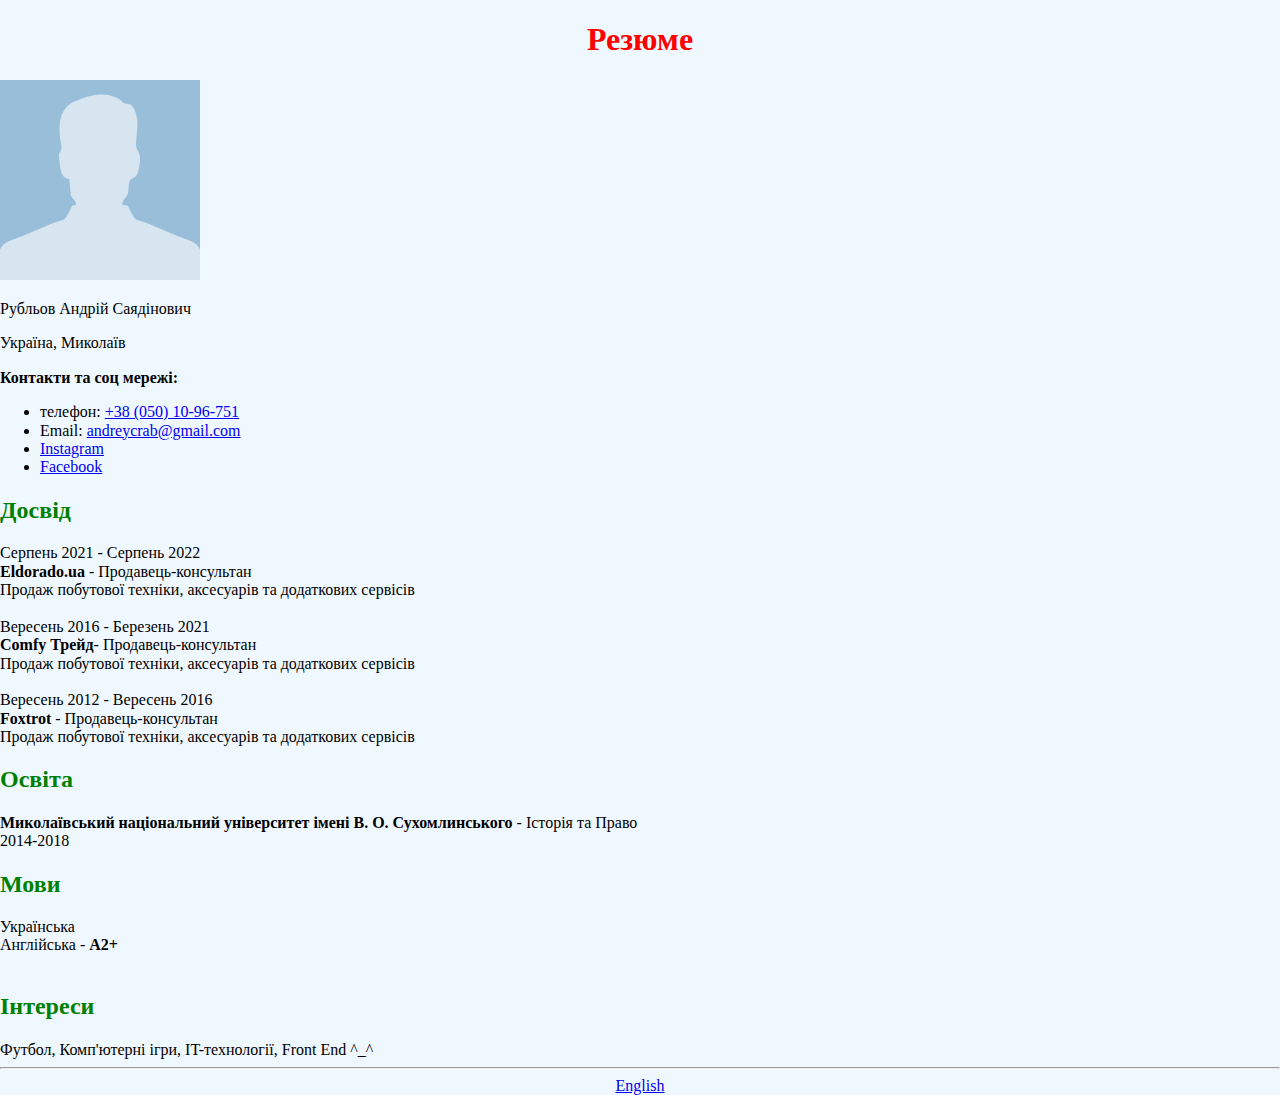
<file: Homework1/index.html>
<!DOCTYPE html>
<html lang="uk">
<head>
   <meta charset="UTF-8">
   <meta http-equiv="X-UA-Compatible" content="IE=edge">
   <meta name="viewport" content="width=device-width, initial-scale=1.0">
   <link rel="stylesheet" href="css/normalize.css">
   <link rel="stylesheet" href="css/style.css">
   <title>Резюме</title>
</head>
<body>
<h1>Резюме</h1>
<img src="img/no-user-image-icon-9.jpg" alt="тут фотка">
<p>Рубльов Андрій Саядінович</p>
<p>Україна, Миколаїв</p>
<p><b>Контакти та соц мережі:</b></p>
<ul>
   <li>телефон: <a href="tel:+380501096751">+38 (050) 10-96-751</a></li>
   <li>Email: <a href="mailto:andreycrab@gmail.com">andreycrab@gmail.com</a> </li>
   <li><a href="https://www.instagram.com/andrii_rublov/" target="_blank">Instagram</a></li>
   <li><a href="https://www.facebook.com/andreycrab" target="_blank">Facebook</a></li>
</ul>

<h2>Досвід</h2>

<div>
   <span>Серпень 2021 - Серпень 2022</span>
<br>
   <span><b>Eldorado.ua</b> - Продавець-консультан</span>
<br>
   <span>Продаж побутової техніки, аксесуарів та додаткових сервісів</span>
</div>
<br>

<div>
   <span>Вересень 2016 - Березень 2021</span>
<br>
   <span><b>Comfy Трейд</b>- Продавець-консультан</span>
<br>
   <span>Продаж побутової техніки, аксесуарів та додаткових сервісів</span>
</div>
<br>

<div>
   <span>Вересень 2012 - Вересень 2016</span>
   <br>
   <span><b>Foxtrot</b> - Продавець-консультан</span>
   <br>
   <span>Продаж побутової техніки, аксесуарів та додаткових сервісів</span> 
</div>

<h2>Освіта</h2>

<div><span><b>Миколаївський національний університет імені В. О. Сухомлинського</b> - Історія та Право</span>
   <br>
   <span>2014-2018</span>
</div>  

<h2>Мови</h2>

<div>
   <span>Українська</span>
   <br>
   <span>Англійська - <b>А2+</b></span>
</div>
<br>

<h2>Інтереси</h2>
<div>
   <span>Футбол, Комп'ютерні ігри, IT-технології, Front End ^_^</span>
</div>
<hr>

  <div class="eng"><a href="index_en.html">English</a></div>

</body>
</html>
</file>
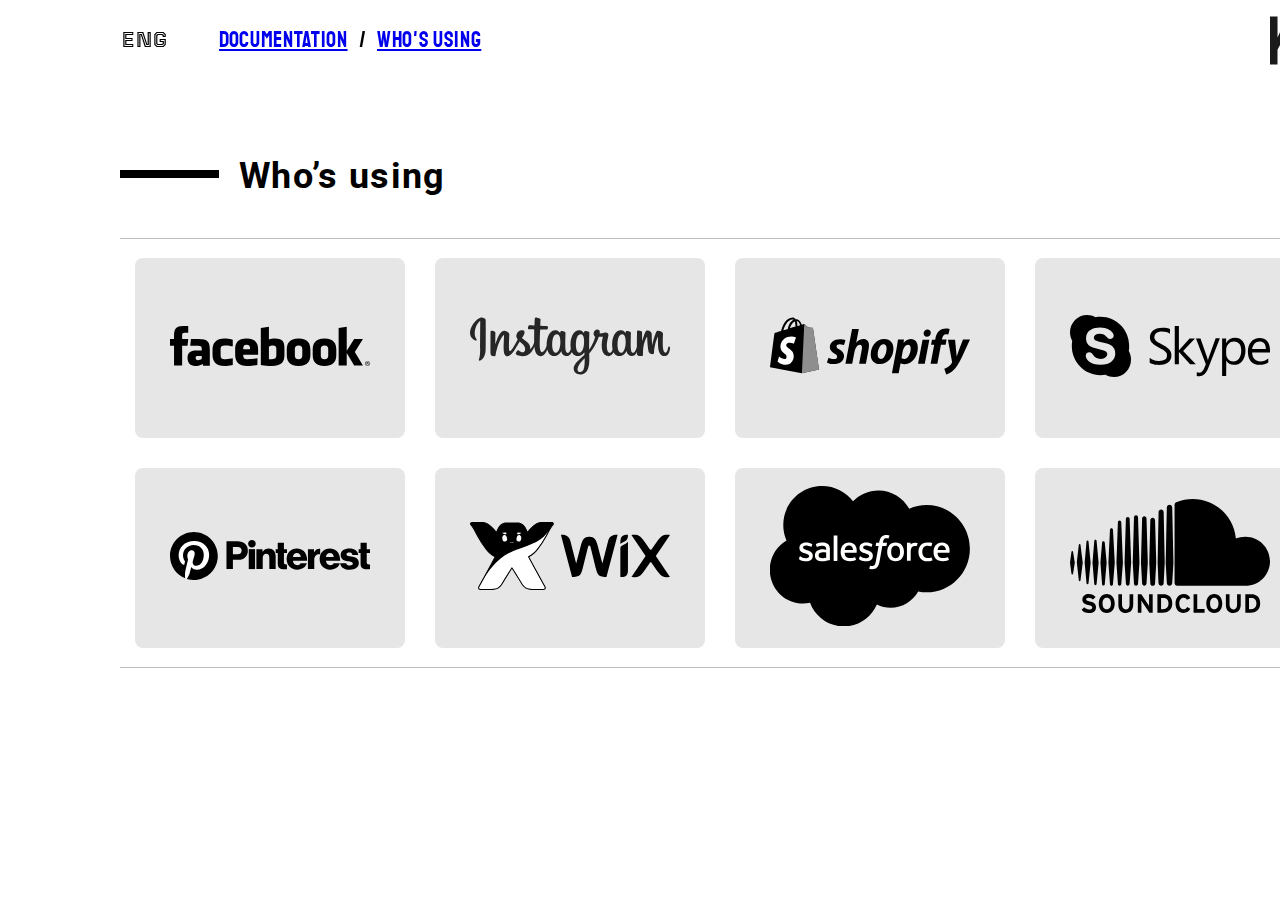
<file: Homework-8/Who/index.html>
<!DOCTYPE html>
<html lang="en">
  <head>
    <meta charset="UTF-8" />
    <meta http-equiv="X-UA-Compatible" content="IE=edge" />
    <meta name="viewport" content="width=device-width, initial-scale=1.0" />
    <link rel="stylesheet" href="../Who/assets/css/normalize.css" />
    <link rel="stylesheet" href="../Who/assets/css/stylesheet.css" />
    <link rel="stylesheet" href="../Who/assets/css/style.css" />
    <title>Document</title>
  </head>
  <body>
    <div class="conteiner__header">
      <div class="title-header">
        <header>
          <div class="logo">
            <img src="../assets/icons/company-logo-black.svg" alt="logo" />
          </div>
          <div class="lang">ENG</div>
          <ul>
            <nav>
              <div>
                <li class="doc"><a href="../index.html">documentation</a></li>
              </div>
              <div>
                <li class="slash">/</li>
              </div>
              <div>
                <li class="who"><a href="#">Who's using</a></li>
              </div>
            </nav>
          </ul>
        </header>
      </div>
    </div>
    <div class="main-container">
      <main>
        <div class="title">
          <div class="divider"></div>
          <h2>Who’s using</h2>
        </div>
        <div class="title-logo">
          <div class="row-1">
            <div class="logo-facebook">
              <div>
                <img src="../Who/assets/icons/facebook-logo-black.svg" alt="facebook">
              </div>
            </div>
            <div class="logo-insta">
              <div>
                <img src="../Who/assets/icons/instagram-logo-black.svg" alt="instagram">
              </div>
            </div>
            <div class="logo-shopi">
              <div>
                <img src="../Who/assets/icons/shopify-logo-black.svg" alt="shopi">
              </div>
            </div>
            <div class="logo-skype">
              <div>
                <img src="../Who/assets/icons/skype-logo-black.svg" alt="skype">
              </div>
            </div>
          </div>
          <div class="row-2">
            <div class="logo-pinterest">
              <div>
                <img src="../Who/assets/icons/pinterest-logo-black.svg" alt="pinterest">
              </div>
            </div>
            <div class="logo-wix">
              <div>
                <img src="../Who/assets/icons/wix.com-logo-black.svg" alt="wix">
              </div>
            </div>
            <div class="logo-saleforse">
              <div>
                <img src="../Who/assets/icons/saleforse-logo-black.svg" alt="saleforse">
              </div>
            </div>
            <div class="logo-soundcloud">
              <div>
                <img src="../Who/assets/icons/soundcloud-logo-black.svg" alt="soundclud">
              </div>
            </div>
          </div>
        </div>
      </main>
    </div>
  </body>
</html>
</file>
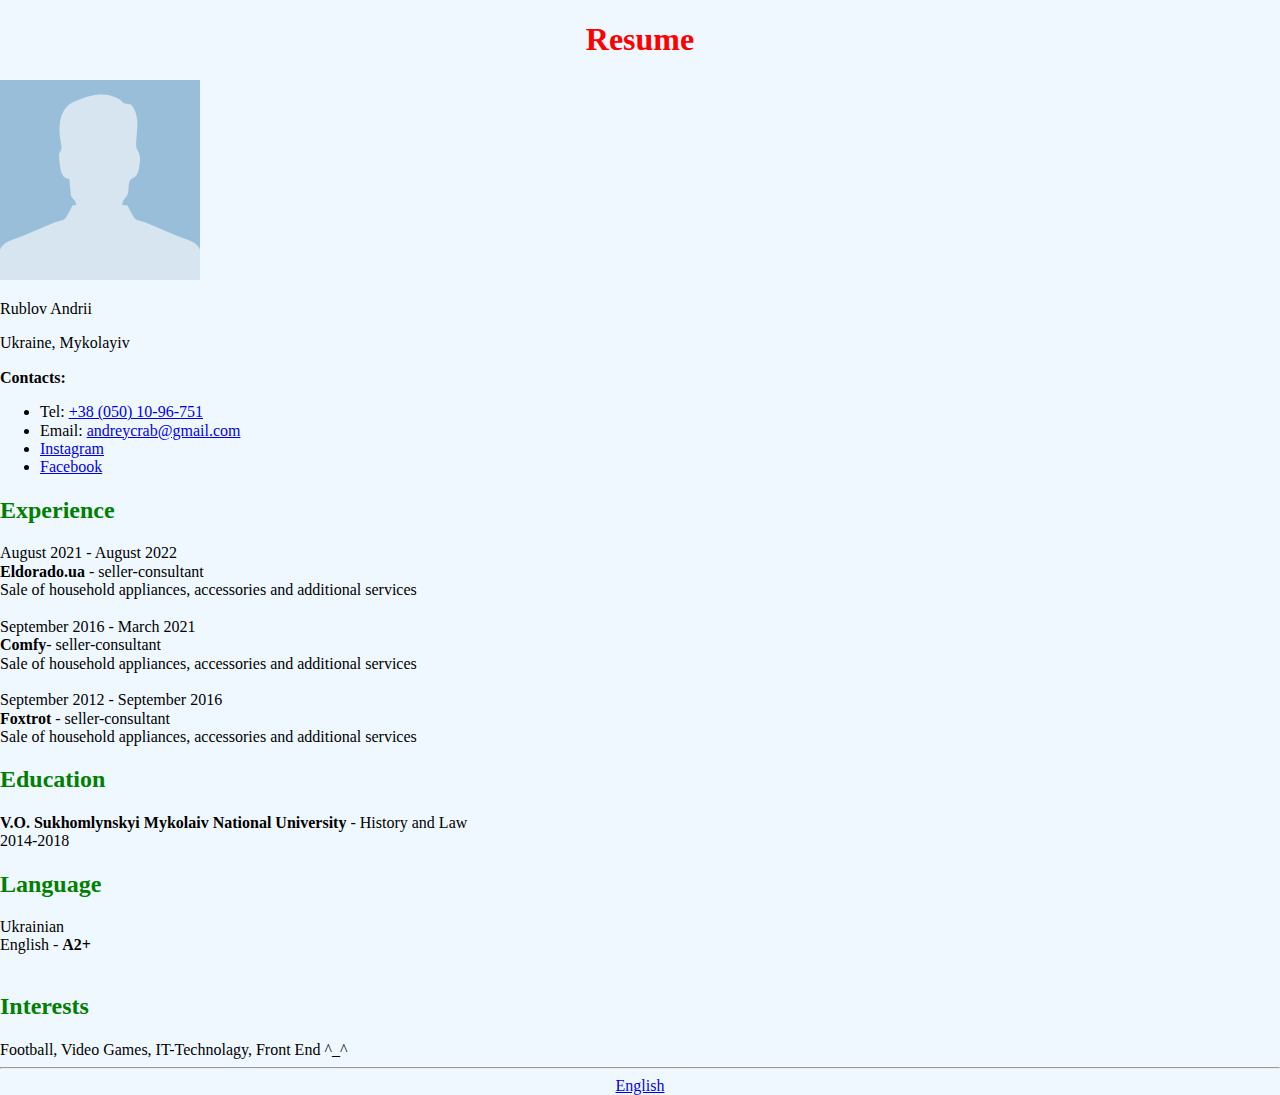
<file: Homework-2/index_en.html>
<!DOCTYPE html>
<html lang="en">
<head>
   <meta charset="UTF-8">
   <meta http-equiv="X-UA-Compatible" content="IE=edge">
   <meta name="viewport" content="width=device-width, initial-scale=1.0">
   <link rel="stylesheet" href="assets/css/normalize.css">
  <link rel="stylesheet" href="assets/css/style.css">
   <title>Resume</title>
</head>
<body>
<h1>Resume</h1>
<img src="assets/img/no-user-image-icon-9.jpg" alt="Photo Here">
<p>Rublov Andrii</p>
<p>Ukraine, Mykolayiv</p>
<p><b>Contacts:</b></p>
<ul>
   <li>Tel: <a href="tel:+380501096751">+38 (050) 10-96-751</a></li>
   <li>Email: <a href="mailto:andreycrab@gmail.com">andreycrab@gmail.com</a> </li>
   <li><a href="https://www.instagram.com/andrii_rublov/" target="_blank">Instagram</a></li>
   <li><a href="https://www.facebook.com/andreycrab" target="_blank">Facebook</a></li>
</ul>

<h2>Experience</h2>

<div>
   <span>August 2021 - August 2022</span>
<br>
   <span><b>Eldorado.ua</b> - seller-consultant</span>
<br>
   <span>Sale of household appliances, accessories and additional services</span>
</div>
<br>

<div>
   <span>September 2016 - March 2021</span>
<br>
   <span><b>Comfy</b>- seller-consultant</span>
<br>
   <span>Sale of household appliances, accessories and additional services</span>
</div>
<br>

<div>
   <span>September 2012 - September 2016</span>
   <br>
   <span><b>Foxtrot</b> - seller-consultant</span>
   <br>
   <span>Sale of household appliances, accessories and additional services</span> 
</div>

<h2>Education</h2>

<div><span><b>V.O. Sukhomlynskyi Mykolaiv National University</b> - History and Law</span>
   <br>
   <span>2014-2018</span>
</div>  

<h2>Language</h2>
<div>
   <span>Ukrainian</span>
   <br>
   <span>English - <b>А2+</b></span>
</div>
<br>

<h2>Interests</h2>
<div>
   <span>Football, Video Games, IT-Technolagy, Front End ^_^</span>
</div>
<hr>

<div class="eng"><a href="/index_en.html" target="_blank">English</a></div>

</body>
</html>
</file>
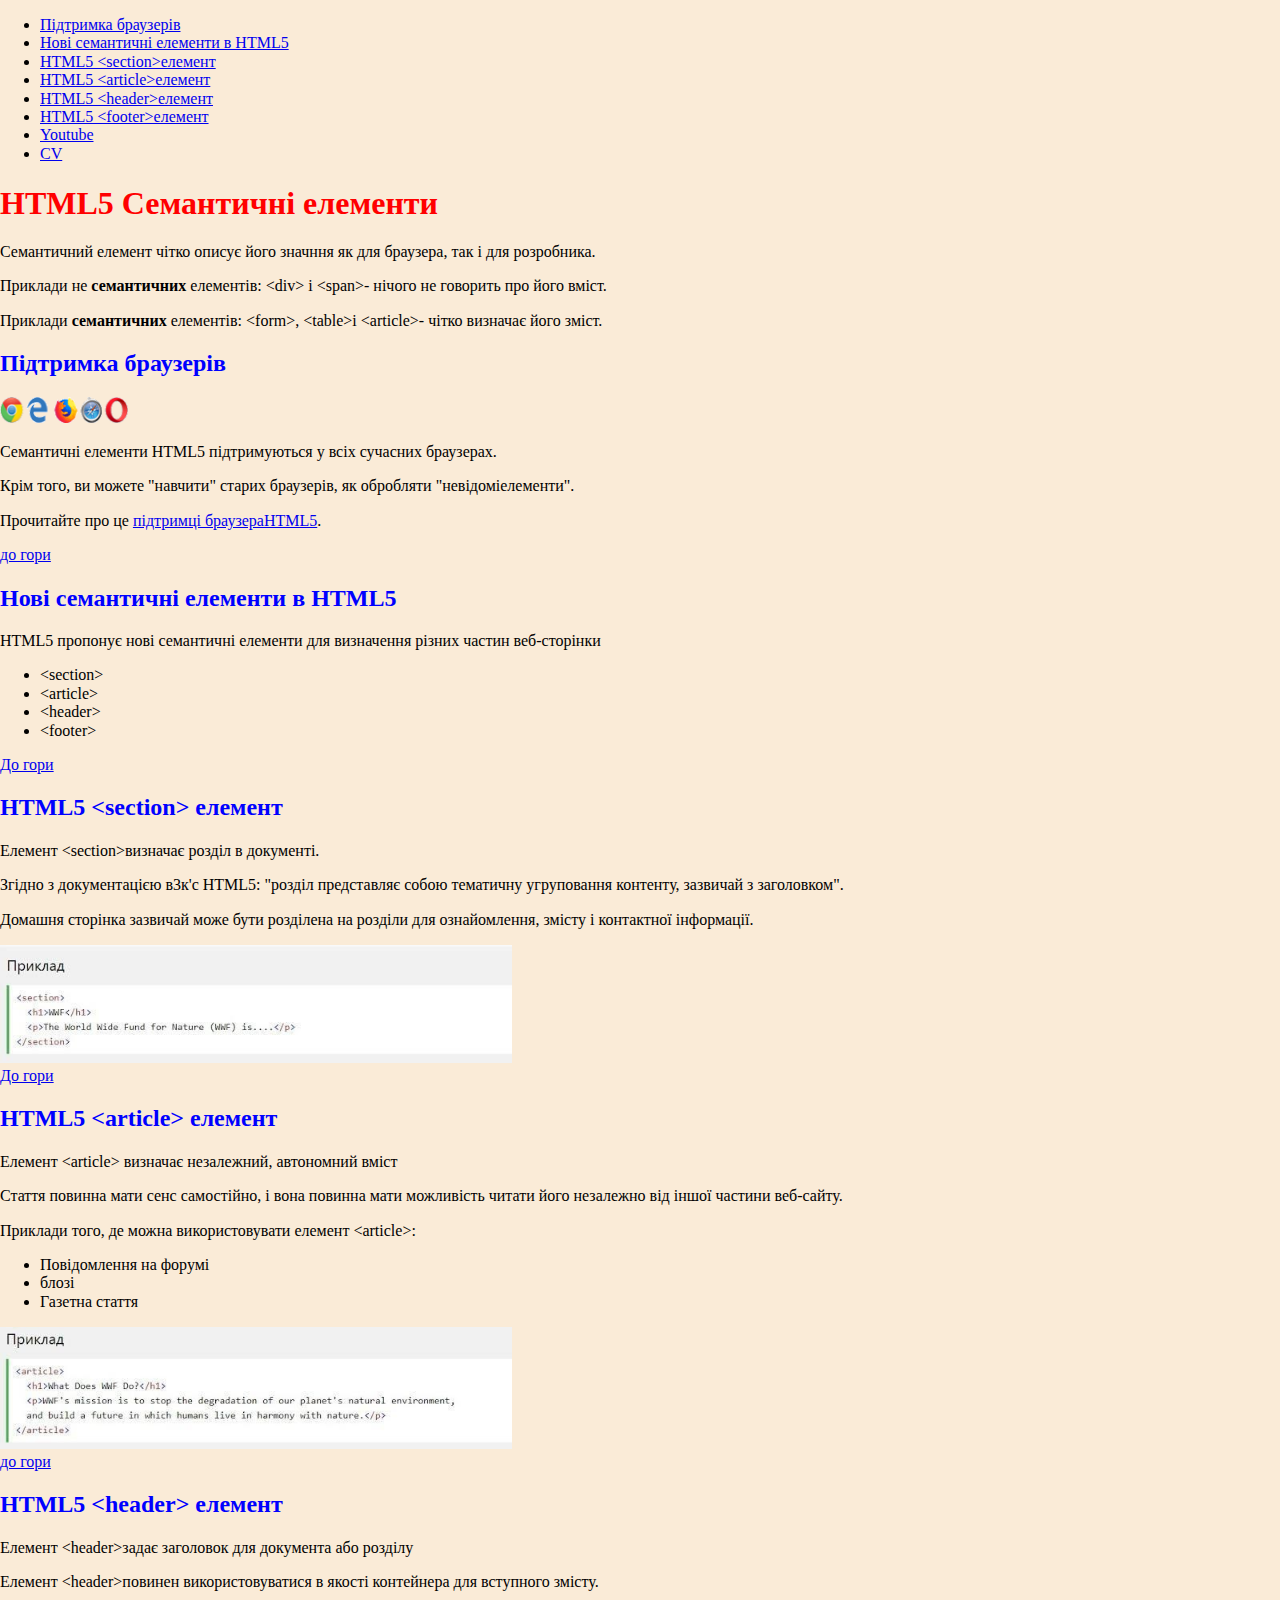
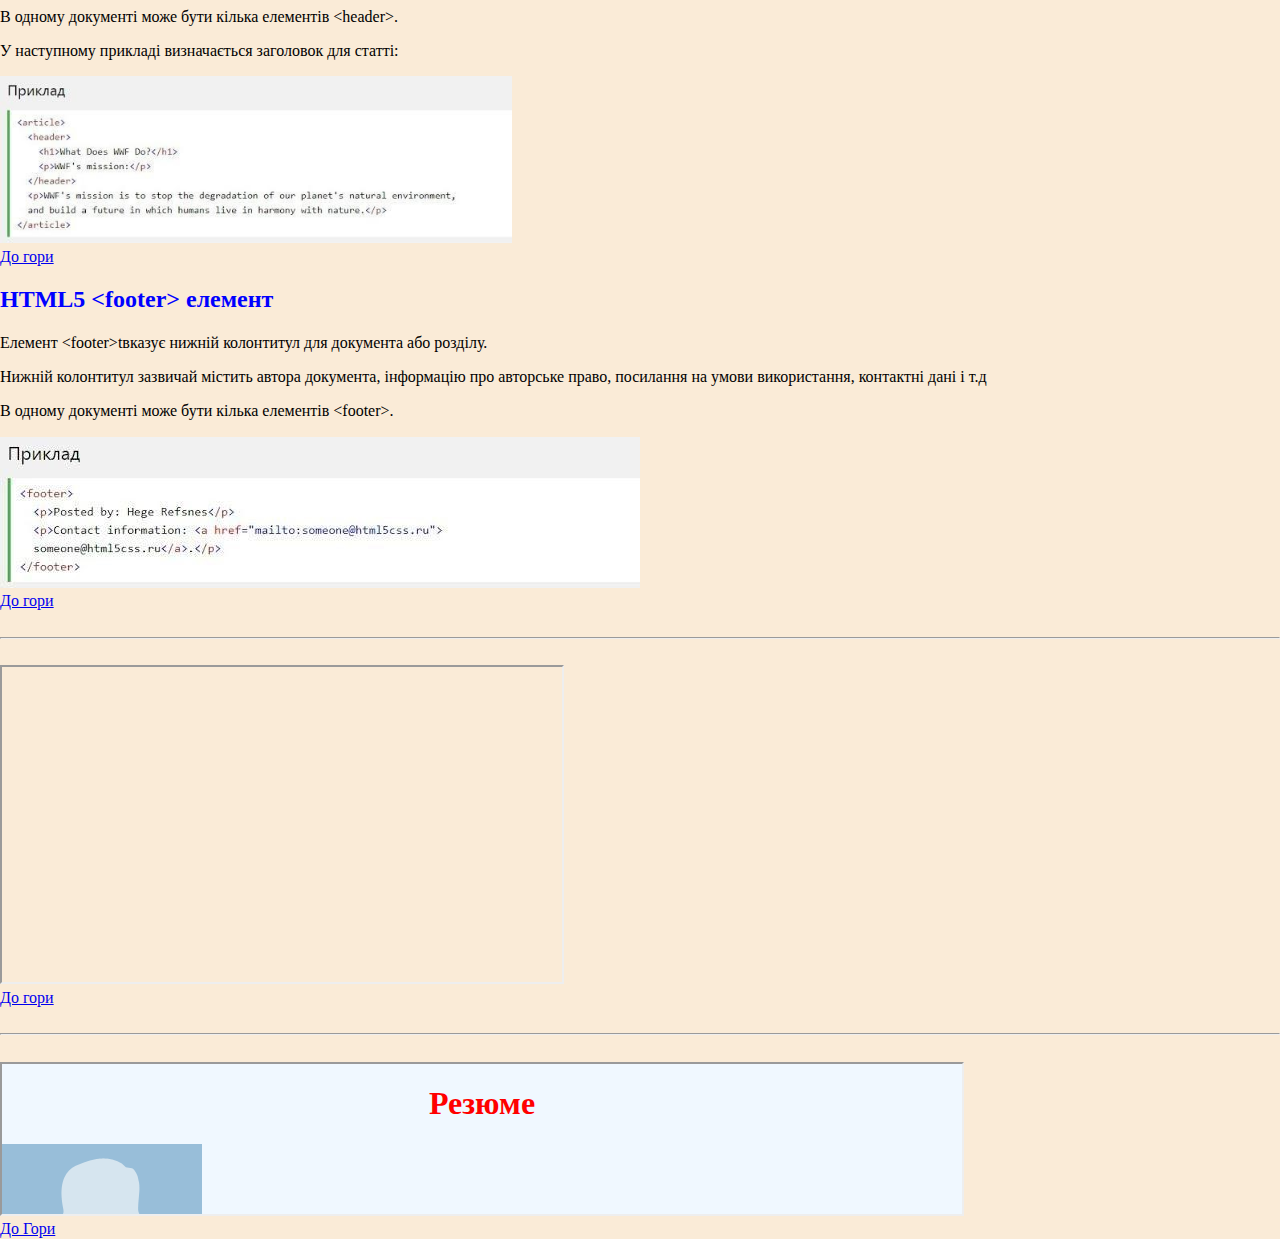
<file: Homework-2/index_s.html>
<!DOCTYPE html>
<html lang="uk">
<head>
   <meta charset="UTF-8">
   <meta http-equiv="X-UA-Compatible" content="IE=edge">
   <meta name="viewport" content="width=device-width, initial-scale=1.0">
   <link rel="stylesheet" href="assets/css/normalize.css">
   <link rel="stylesheet" href="assets/css/style_s.css">
   <title>Семантичні елементи</title>
</head>
<body>
<header id="header-1">
  <nav> 
   <ul>
      <li><a href="#level_1">Підтримка браузерів</a></li>
      <li><a href="#level_2">Нові семантичні елементи в HTML5</a></li>
      <li><a href="#level_3">HTML5 &lt;section&gt;елемент</a></li>
      <li><a href="#level_4">HTML5 &lt;article&gt;елемент</a></li>
      <li><a href="#level_5">HTML5 &lt;header&gt;елемент</a></li>
      <li><a href="#level_6">HTML5 &lt;footer&gt;елемент</a></li>
      <li><a href="#level_7">Youtube</a></li>
      <li><a href="#level_8">CV</a></li>
   </ul>
</nav>
<section id="level_0">
         <h1>HTML5 Семантичні елементи</h1>
         <p>Семантичний елемент чітко описує його значння як для браузера, так і
            для розробника.</p>
         <p>Приклади не <b>семантичних</b> елементів: &lt;div&gt; і &lt;span&gt;- нічого не говорить
            про його вміст.</p>
         <p>Приклади <b>семантичних</b> елементів: &lt;form&gt;, &lt;table&gt;і &lt;article&gt;- чітко
            визначає його зміст.</p>
</section>
</header>
<main>
<article>
<section id="level_1">
   <h2 class="level-1">Підтримка браузерів</h2>
<img class="browse" src="assets/img/browse.png" alt="browse">
  <p>Семантичні елементи HTML5 підтримуються у всіх сучасних браузерах.</p>
  <p>Крім того, ви можете "навчити" старих браузерів, як обробляти "невідоміелементи".</p>
  <p>Прочитайте про це <a href="https://www.blogger.com/blog/page/edit/2590532390801722394/850003172824707311#">підтримці браузераHTML5</a>.</p>
</section>
 <a href="#">до гори</a>
<section id="level_2">
 <h2 class="level-2">Нові семантичні елементи в HTML5</h2>
   <p>HTML5 пропонує нові семантичні елементи для визначення різних частин
   веб-сторінки</p>
<ul>
   <li>&lt;section&gt;</li>
   <li>&lt;article&gt;</li>
   <li>&lt;header&gt;</li>
   <li>&lt;footer&gt;</li>
</ul>
   <a href="#">До гори</a>
</section>
 <section id="level_3">
         <h2 class="level-3">HTML5 &lt;section&gt; елемент</h2>
         <p>Елемент &lt;section&gt;визначає розділ в документі.</p>
         <p>Згідно з документацією в3к'с HTML5: "розділ представляє собою
            тематичну угруповання контенту, зазвичай з заголовком".</p>
         <p>Домашня сторінка зазвичай може бути розділена на розділи для
            ознайомлення, змісту і контактної інформації.</p>
         <img class="sectionimg" src="assets/img/sectionelement.jpg" alt="section_img">
</section>
   <a href="#">До гори</a>
<section id="level_4">
 <h2 class="level-4">HTML5 &lt;article&gt; елемент</h2>
   <p>Елемент &lt;article&gt; визначає незалежний, автономний вміст</p>
   <p>Стаття повинна мати сенс самостійно, і вона повинна мати можливість
            читати його незалежно від іншої частини веб-сайту.</p>
   <p>Приклади того, де можна використовувати елемент &lt;article&gt;:</p>
<ul>
    <li>Повідомлення на форумі</li>
   <li>блозі</li>
   <li>Газетна стаття</li>
</ul>
         <img class="articleimg" src="assets/img/article.jpg" alt="article_img">
</section>
   <a href="#">до гори</a>
<section id="level_5">
         <h2 class="level-5">HTML5 &lt;header&gt; елемент</h2>
         <p>Елемент &lt;header&gt;задає заголовок для документа або розділу</p>
         <p>Елемент &lt;header&gt;повинен використовуватися в якості контейнера для
            вступного змісту.</p>
         <p>В одному документі може бути кілька елементів &lt;header&gt;.</p>
         <p>У наступному прикладі визначається заголовок для статті:</p>
         <img class="headrimg" src="assets/img/header.jpg" alt="header_img">
</section>
 
<a href="#">До гори</a>

<section id="level_6">
         <h2 class="level-6">HTML5 &lt;footer&gt; елемент</h2>
         <p>Елемент &lt;footer&gt;tвказує нижній колонтитул для документа або розділу.</p>
         <p>Нижній колонтитул зазвичай містить автора документа, інформацію про
            авторське право, посилання на умови використання, контактні дані і т.д</p>
         <p>В одному документі може бути кілька елементів &lt;footer&gt;.</p>
         <img src="assets/img/footer.jpg" alt="footer_img">
      </section>
   </article>
</main>
<div><a href="#">До гори</a></div>
<br><hr><br>
<section id="level_7"><iframe width="560" height="315" src="https://www.youtube.com/embed/dEBVe8Ij7JU" title="YouTube video player"
      allow="accelerometer; autoplay; clipboard-write; encrypted-media; gyroscope; picture-in-picture; web-share"
      allowfullscreen></iframe>
</section>
<div><a href="#">До гори</a></div>
   <br><hr><br>
<section id="level_8">
   <iframe class="cv" src="index.html" frameborder="1"></iframe>
</section>
<div><a href="#">До Гори</a></div>
</body>
</html>
</file>
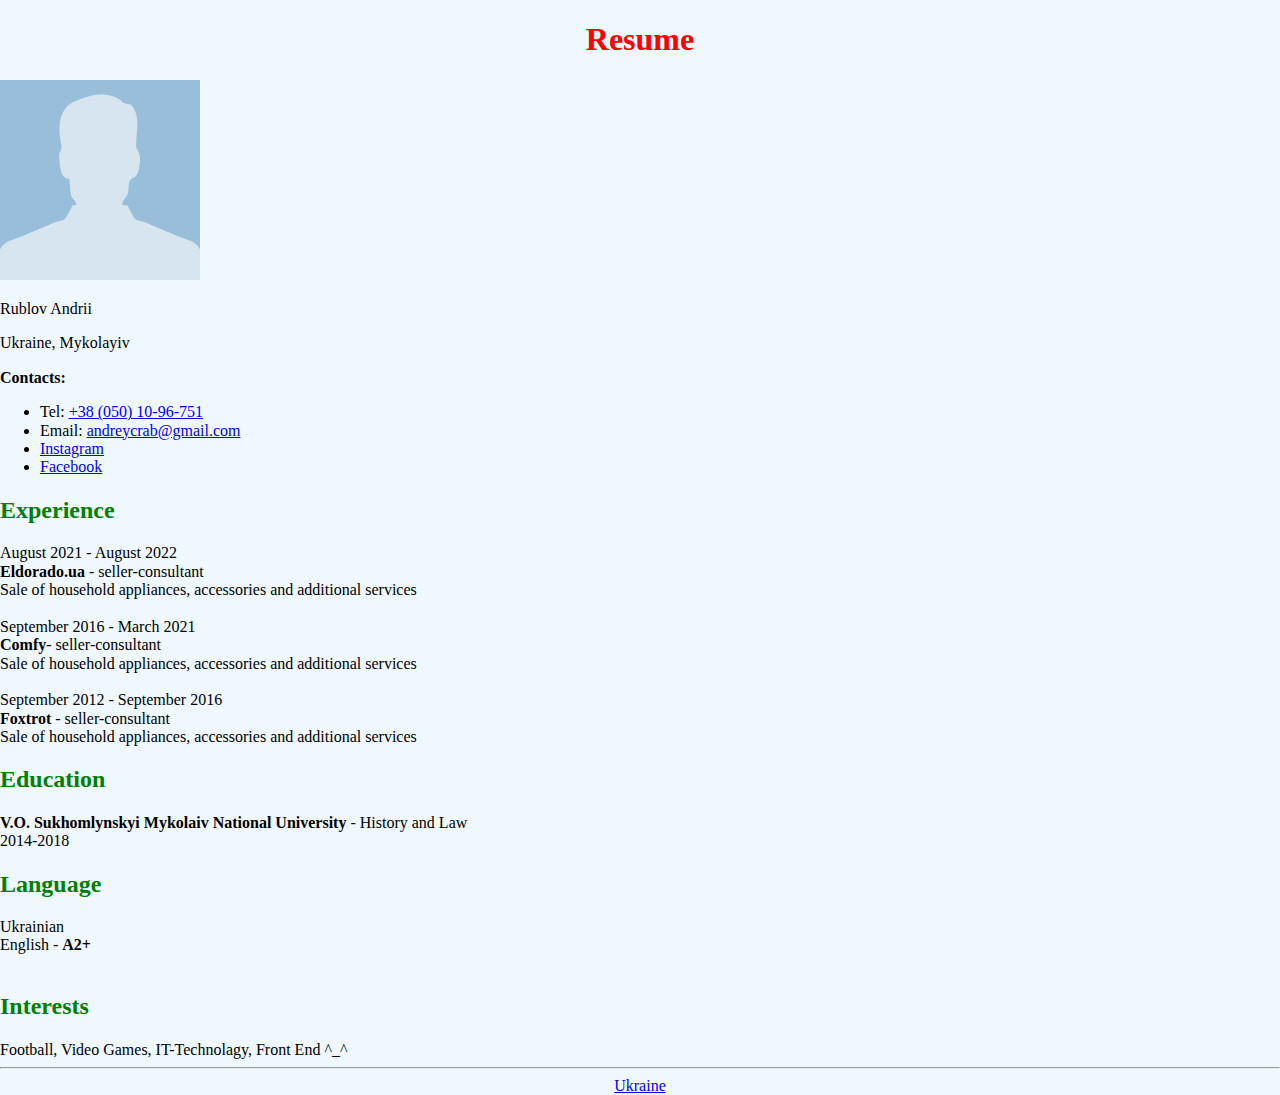
<file: Homework1/index_en.html>
<!DOCTYPE html>
<html lang="en">
<head>
   <meta charset="UTF-8">
   <meta http-equiv="X-UA-Compatible" content="IE=edge">
   <meta name="viewport" content="width=device-width, initial-scale=1.0">
   <link rel="stylesheet" href="css/normalize.css">
   <link rel="stylesheet" href="css/style.css">
   <title>Resume</title>
</head>
<body>
<h1>Resume</h1>
<img src="img/no-user-image-icon-9.jpg" alt="Photo Here">
<p>Rublov Andrii</p>
<p>Ukraine, Mykolayiv</p>
<p><b>Contacts:</b></p>
<ul>
   <li>Tel: <a href="tel:+380501096751">+38 (050) 10-96-751</a></li>
   <li>Email: <a href="mailto:andreycrab@gmail.com">andreycrab@gmail.com</a> </li>
   <li><a href="https://www.instagram.com/andrii_rublov/" target="_blank">Instagram</a></li>
   <li><a href="https://www.facebook.com/andreycrab" target="_blank">Facebook</a></li>
</ul>

<h2>Experience</h2>

<div>
   <span>August 2021 - August 2022</span>
<br>
   <span><b>Eldorado.ua</b> - seller-consultant</span>
<br>
   <span>Sale of household appliances, accessories and additional services</span>
</div>
<br>

<div>
   <span>September 2016 - March 2021</span>
<br>
   <span><b>Comfy</b>- seller-consultant</span>
<br>
   <span>Sale of household appliances, accessories and additional services</span>
</div>
<br>

<div>
   <span>September 2012 - September 2016</span>
   <br>
   <span><b>Foxtrot</b> - seller-consultant</span>
   <br>
   <span>Sale of household appliances, accessories and additional services</span> 
</div>

<h2>Education</h2>

<div><span><b>V.O. Sukhomlynskyi Mykolaiv National University</b> - History and Law</span>
   <br>
   <span>2014-2018</span>
</div>  

<h2>Language</h2>
<div>
   <span>Ukrainian</span>
   <br>
   <span>English - <b>А2+</b></span>
</div>
<br>

<h2>Interests</h2>
<div>
   <span>Football, Video Games, IT-Technolagy, Front End ^_^</span>
</div>
<hr>

<div class="uk"><a href="index.html">Ukraine</a></div>

</body>
</html>
</file>
<file: Homework-2/assets/css/style.css>
body {
   background-color: aliceblue;
}

h1 {
   text-align: center;
   color: red;
}

h2 {
   color: green;
}

.eng{
   text-align: center;
}
</file>
<file: Homework-3/assets/css/style.css>
* {
  padding: 0;
  margin: 0;
  box-sizing: border-box;
}

body {
  padding-top: 10px;
  font-family: "Open Sans", sans-serif;
}

header {
  text-align: center;
  margin-bottom: 20px;
}

ul {
  list-style-type: none;
  text-align: center;
  padding: 27.5px;
}

li {
  width: 53px;
  height: 25px;
  display: inline;
  margin-right: 27.5px;
  size: 18px;
  line-height: 24.51px;
  letter-spacing: 2%;
}

.novik-item {
  text-align: center;
  margin-right: 450px;
}

h1 {
  width: 300px;
  height: 60px;
  font-weight: 700;
  font-size: 48px;
  line-height: 65px;
  text-align: center;
  margin: auto;
  padding-top: 12px;
}

.page1 {
  display: block;
  margin: auto;
  padding-top: 50px;
}

.about {
  padding-top: 100px;
}

h2 {
  width: 200px;
  height: 40px;
  font-weight: 700;
  font-size: 34px;
  line-height: 46px;
  padding-top: 100px;
  text-align: center;
  margin: auto;
}

.text1 {
  width: 406px;
  height: 50px;
  font-weight: 400;
  font-size: 18px;
  line-height: 25px;
  text-align: center;
  padding-top: 100px;
  margin: auto;
}

.text2 {
  width: 406px;
  height: 50px;
  font-weight: 400;
  font-size: 18px;
  line-height: 25px;
  text-align: center;
  padding-top: 100px;
  margin: auto;
}

.text3 {
  width: 321px;
  height: 50px;
  font-weight: 400;
  font-size: 18px;
  line-height: 25px;
  text-align: center;
  padding-top: 100px;
  margin: auto;
}

.skills {
  padding-top: 200px;
}

#skil {
  width: 120px;
  height: 40px;
  font-weight: 700;
  font-size: 34px;
  line-height: 46px;
  text-align: center;
}

.text4 {
  width: 250px;
  height: 24px;
  font-weight: 400;
  font-size: 18px;
  line-height: 25px;
  text-align: center;
  margin: auto;
  padding-top: 50px;
}

.skil-item {
  text-align: center;
}

.logo {
  text-align: center;
  padding-top: 100px;
}

.logo-text {
  text-align: center;
  margin: auto;
  padding-top: 25px;
}

#ps {
  text-align: center;
  margin-left: 44.5px;
  display: inline-block;
}

#ai {
  margin-left: 187px;
  display: inline-block;
}

#ae {
  margin-left: 187px;
  display: inline-block;
}

#figma {
  margin-left: 187px;
  margin-right: 57.5px;
  display: inline-block;
}

.logo-text {
  text-align: center;
  padding-top: 25px;
  margin: auto;
}

#adobe {
  width: 78px;
  height: 38px;
  font-weight: 700;
  font-size: 14px;
  line-height: 19px;
  letter-spacing: 0.02em;
  margin-left: 0px;
  margin-right: 187px;
  display: inline-block;
}

#Illustrator {
  width: 75px;
  height: 38px;
  font-weight: 700;
  font-size: 14px;
  line-height: 19px;
  letter-spacing: 0.02em;
  margin-right: 187px;
  display: inline-block;
}

#after {
  width: 90px;
  height: 38px;
  font-weight: 700;
  font-size: 14px;
  line-height: 19px;
  letter-spacing: 0.02em;
  margin-right: 187px;
  display: inline-block;
}

#figmas {
  width: 44px;
  height: 19px;
  font-weight: 700;
  font-size: 14px;
  line-height: 19px;
  text-align: center;
  letter-spacing: 0.02em;
  margin-right: 15px;
  display: inline-block;
}

.star {
  display: flex;
  text-align: center;
  display: inline-block;
  padding-top: 25px;
}

#star2 {
  margin-left: 35px;
  display: inline-block;
}

#star3 {
  margin-left: 115px;
  display: inline-block;
}

#star4 {
  margin-left: 95px;
  display: inline-block;
}

#star5 {
  margin-left: 95px;
  display: inline-block;
}

#porto {
  width: 150px;
  height: 40px;
  font-weight: 700;
  font-size: 34px;
  line-height: 46px;
  text-align: center;
}

#fashimg {
  padding-top: 100px;
}

.store {
  text-align: center;
  padding-top: 201px;
  margin: auto;
}

#fashstore {
  width: 200px;
  height: 50px;
  font-weight: 400;
  font-size: 18px;
  line-height: 25px;
  text-align: center;
  text-decoration-line: underline;
  margin: auto;
  padding-top: 40px;
}

#rebookimg {
  text-align: center;
  padding-top: 70px;
  margin: auto;
}

#reebokstore {
  width: 200px;
  height: 24px;
  font-weight: 400;
  font-size: 18px;
  line-height: 25px;
  text-align: center;
  text-decoration-line: underline;
  margin: auto;
  padding-top: 70px;
}

#braunimg {
  text-align: center;
  padding-top: 70px;
  margin: auto;
}

#braunstore {
  width: 260px;
  height: 24px;
  font-weight: 400;
  font-size: 18px;
  line-height: 25px;
  text-align: center;
  text-decoration-line: underline;
  margin: auto;
  padding-top: 70px;
}

footer {
  padding-top: 200px;
}

#contacts {
  width: 150px;
  height: 40px;
  font-weight: 700;
  font-size: 34px;
  line-height: 46px;
  text-align: center;
  margin: auto;
}

#chat {
  width: 280px;
  height: 46px;
  font-weight: 400;
  font-size: 18px;
  line-height: 25px;
  text-align: center;
  margin: auto;
  padding-top: 100px;
}

.but {
  padding-top: 100px;
}

#send {
  display: flex;
  flex-direction: row;
  justify-content: center;
  align-items: center;
  padding: 0px 16px;
  width: 180px;
  height: 44px;
  background: #070707;
  border-radius: 22px;
  color: white;
  text-align: center;
  margin: auto;
}

.messengers {
  text-align: center;
  padding-top: 40px;
}

#linkedinimg {
  margin-left: 0px;
}

#instagramimg {
  margin-left: 50px;
}

#behanceimg {
  margin-left: 50px;
}

#dribbbleimg {
  margin-left: 50px;
}

#like {
  width: 200px;
  height: 60px;
  font-weight: 400;
  font-size: 14px;
  line-height: 19px;
  text-align: center;
  color: gray;
  padding-top: 60px;
  text-align: center;
  margin: auto;
}
</file>
<file: Homework-4/assets/css/style.css>
body{
   background-color: darkgrey;
  
}

form{
   text-align: center;
   padding-top: 100px;
   margin: auto;
  

}

.email {
   padding-left: 33px;
}

.pass {
   padding-left: 23px;
}

#comfpass {
   padding-right: 75px;
   display: inline;
   margin-left: 0px;
}

.confirm {

   padding-right: 129px;
   display: inline-block;
  
}
</file>
<file: Homework-5/assets/css/style.css>
@font-face {
  font-family: "lucida-Sans-Unicode";
  font-weight: normal;
  font-style: normal;
  src: url("https://fonts.cdnfonts.com/css/lucida-sans");


                
}

* {
  padding: 0;
  margin: 0;
  box-sizing: border-box;
}

body {
  color: #fff;
  font-size: 18px;
  line-height: 28px;
  font-family: 'Lucida Sans Unicode';
  background-color: #3399CC;
  border: 25px solid #2b81AC;
  min-height: 100vh;
  
}

.container {
  width: min(90%, 1170px);
  margin: 0 auto;
}

.tittle {
  font-size: 21px;
  margin-bottom: 32px;
}

.tittle .wi {
  font-size: 27px;
  margin-left: 4px;
  vertical-align: baseline;
}

main {
  padding-top: 41px;
  padding-bottom: 40px;
}

.weather__wrap {
  margin-bottom: 34px;

}




.weather {
  background-color: #fff;
  padding: 2px;
  list-style: none;
  font-size: 0;

}

.weather-item {
  padding: 27px 0 34px;
}

.weather li {
display: inline-block;
text-align: center;
width: 25%;
padding: 2px;
transition: all .2s ease;
cursor: pointer;
}


.city {
  color: #fff;
  font-size: 22px;
  margin-bottom: 12px;
}

.icon {
  color: rgba (255,255,255, .7);
}


.temperature {
  display: inline-block;
  font-size: 22px;
  line-height: 26px;
  margin-right: 11px;
  vertical-align: middle;

}


.wi {
  font-size: 42px;
  vertical-align: middle;
}

.blue {
  background-color: #3399CC;
}

.green-1 {
  background-color: #3cc;
}

.violet {
  background-color: #969;
}

.red {
  background-color: #C24747;
}

.orange {
  background-color: #e2674A;
}

.yellow {
  background-color: #fc6;
}

.lgreen {
  background-color: #9c9;
}

.gray {
  background-color: #699;
}


.pink {
  background-color: #c69;

}

.green {
  background-color: #396;
}

.dviolet {
  background-color: #669;
}

.weather li.w50 {
  width: 50%;
  
}

.weather li.w100{
  width: 100%;
}

.text {
  margin-top: 37px;
  font-size: 16px;
  padding-left: 2px;

}

.weather:hover li:not(:hover) {
 opacity: 0.7;
}


@media (max-width: 860px) {
  .weather li {
    width: 50%;
  }
}


@media (max-width: 405px) {
 .weather li, 
 .weather li.w50{
    width: 100%;
  }
}
</file>
<file: Homework-7/assets/css/stylesheet.css>
/*! Generated by Font Squirrel (https://www.fontsquirrel.com) on April 16, 2023 */



@font-face {
    font-family: 'farro_lightregular';
    src: url('../fonts/farro-light-webfont.woff2') format('woff2'),
         url('farro-light-webfont.woff') format('woff');
    font-weight: normal;
    font-style: normal;

}




@font-face {
    font-family: 'francois_oneregular';
    src: url('../fonts/francoisone-regular-webfont.woff2') format('woff2'),
         url('francoisone-regular-webfont.woff') format('woff');
    font-weight: normal;
    font-style: normal;

}




@font-face {
    font-family: 'pt_sansbold';
    src: url('../fonts/ptsans-bold-webfont.woff2') format('woff2'),
         url('ptsans-bold-webfont.woff') format('woff');
    font-weight: normal;
    font-style: normal;

}




@font-face {
    font-family: 'pt_sansitalic';
    src: url('../fonts/ptsans-italic-webfont.woff2') format('woff2'),
         url('ptsans-italic-webfont.woff') format('woff');
    font-weight: normal;
    font-style: normal;

}




@font-face {
    font-family: 'pt_sansregular';
    src: url('../fonts/ptsans-regular-webfont.woff2') format('woff2'),
         url('ptsans-regular-webfont.woff') format('woff');
    font-weight: normal;
    font-style: normal;

}




@font-face {
    font-family: 'staatlichesregular';
    src: url('../fonts/staatliches-regular-webfont.woff2') format('woff2'),
         url('staatliches-regular-webfont.woff') format('woff');
    font-weight: normal;
    font-style: normal;

}




@font-face {
    font-family: 'tourneysemibold';
    src: url('../fonts/tourney-semibold-webfont.woff2') format('woff2'),
         url('tourney-semibold-webfont.woff') format('woff');
    font-weight: normal;
    font-style: normal;

}
</file>
<file: Homework-7/assets/css/style.css>
* {
  padding: 0;
  box-sizing: border-box;
  margin: 0;
}

body {
  background-color: #fff;
}

.conteiner__header {
  width: min(90%, 1200px);
  margin: 0 auto;
}

.title-header {
  position: absolute;
  width: 1200px;
  height: 54px;
  left: 120px;
  top: 13px;
}

.lang {
  box-sizing: border-box;
  position: absolute;
  left: 0%;
  right: 95.83%;
  bottom: 32.63%;
  font-family: "tourneysemibold";
  font-style: normal;
  font-weight: 600;
  font-size: 22px;
  line-height: 18px;
  text-align: center;
  letter-spacing: 0.04em;
}

nav {
  display: flex;
  flex-direction: row;
  justify-content: center;
  align-items: center;
  padding: 0px;
  gap: 10px;
  position: absolute;
  width: 261px;
  height: 20px;
  left: calc(50% - 261px / 2 - 369.5px);
  top: calc(50% - 20px / 2);
  list-style: none;
}

.doc {
  width: 130px;
  height: 28px;
  font-family: "staatlichesregular";
  font-style: normal;
  font-weight: 400;
  font-size: 22px;
  line-height: 28px;
  letter-spacing: 0.03em;
  color: #000000;
  mix-blend-mode: normal;
}

.slash {
  width: 8px;
  height: 28px;
  font-family: "staatlichesregular";
  font-style: normal;
  font-weight: 400;
  font-size: 22px;
  line-height: 28px;
  letter-spacing: 0.03em;
  color: #000000;
  mix-blend-mode: normal;
}

.who {
  width: 105px;
  height: 28px;
  font-family: "staatlichesregular";
  font-style: normal;
  font-weight: 400;
  font-size: 22px;
  line-height: 28px;
  letter-spacing: 0.03em;
  color: #000000;
  mix-blend-mode: normal;
}

.logo {
  position: absolute;
  width: 238px;
  height: 54px;
  left: 962px;
  top: 0px;
  margin: 13px 120px;
}

.conteiner__main {
  display: flex;
  width: min(90%, 1200px);
  margin: 0 auto;
  flex-direction: column;
  align-items: flex-start;
  padding: 0px 0px 90px;
  gap: 70px;
  position: absolute;
  left: 120px;
  top: 150px;
}

.title-container {
  display: flex;
}

.title-description {
  font-weight: 300;
  font-size: 14px;
  letter-spacing: 0.04em;
  margin-left: 6px;
  font-family: "farro_lightregular";
  font-style: normal;
}

.introduction {
  display: flex;
  flex-direction: column;
  align-items: flex-start;
  padding: 0px;
  gap: 40px;
  width: 1200px;
  height: 221px;
}

.chap-1 {
  width: 234px;
  height: 48px;
  font-family: "francois_oneregular";
  font-style: normal;
  font-weight: 400;
  font-size: 36px;
  line-height: 48px;
  letter-spacing: 0.04em;
  text-transform: uppercase;
  color: #000000;
}

.text-introduction {
  width: 1200px;
  height: 133px;
  font-family: "pt_sansregular";
  font-style: normal;
  font-weight: 400;
  font-size: 28px;
  line-height: 48px;
}

.core-components {
  display: flex;
  flex-direction: column;
  align-items: flex-start;
  padding: 0px;
  gap: 40px;
  width: 1200px;
  height: 318px;
}

.chap-2 {
  width: 311px;
  height: 48px;
  font-style: normal;
  font-weight: 400;
  font-size: 36px;
  line-height: 48px;
  letter-spacing: 0.04em;
  text-transform: uppercase;
  color: #000000;
  font-family: "francois_oneregular";
}

.text-core {
  width: 1200px;
  height: 230px;
  font-family: "pt_sansregular";
  font-style: normal;
  font-weight: 400;
  font-size: 28px;
  line-height: 48px;
  color: #000000;
}

.sans-ital {
  font-family: "pt_sansitalic";
  font-weight: normal;
  font-style: normal;
}

.react-fundamentals {
  display: flex;
  flex-direction: column;
  align-items: flex-start;
  padding: 0px;
  gap: 40px;
  isolation: isolate;
  width: 1200px;
  height: 993px;
}

.react {
  display: flex;
  flex-direction: column;
  align-items: flex-start;
  padding: 0px;
  gap: 40px;
  isolation: isolate;
  width: 1200px;
  height: 993px;
}

.chap-3 {
  width: 374px;
  height: 48px;
  font-family: "francois_oneregular";
  font-style: normal;
  font-weight: 400;
  font-size: 36px;
  line-height: 48px;
  letter-spacing: 0.04em;
  text-transform: uppercase;
  color: #000000;
}

.text-react-1 {
  width: 1200px;
  height: 132px;
  font-family: "pt_sansregular";
  font-style: normal;
  font-weight: 400;
  font-size: 28px;
  line-height: 48px;
  color: #000000;
}

.text-react-2 {
  width: 1200px;
  height: 39px;
  font-family: "pt_sansregular";
  font-style: normal;
  font-weight: 400;
  font-size: 28px;
  line-height: 48px;
  color: #000000;
}

.text-react-3 {
  width: 1200px;
  height: 86px;
  font-family: "pt_sansregular";
  font-style: normal;
  font-weight: normal;
  font-size: 28px;
  line-height: 48px;
  color: #000000;
}

.text-react-4 {
  width: 1200px;
  height: 96px;
  font-family: "pt_sansregular";
  font-style: normal;
  font-weight: normal;
  font-size: 28px;
  line-height: 48px;
  color: #000000;
}

.text-react-5 {
  width: 1200px;
  height: 142px;
  font-family: "pt_sansregular";
  font-style: normal;
  font-weight: 400;
  font-size: 28px;
  line-height: 48px;
  color: #000000;
}

.text-react-6 {
  width: 1200px;
  height: 36px;
  font-family: "pt_sansregular";
  font-style: normal;
  font-weight: normal;
  font-size: 28px;
  line-height: 48px;
  color: #000000;
}

.text-react-7 {
  width: 1200px;
  height: 134px;
  font-family: "pt_sansregular";
  font-style: normal;
  font-weight: normal;
  font-size: 28px;
  line-height: 48px;
  color: #000000;
}

.react-fundamentals p {
  margin-top: 40px;
}

.react-fundamentals .text-react-1 p:first-of-type {
  margin: 0;
}

.handling {
  display: flex;
  flex-direction: column;
  align-items: flex-start;
  padding: 0px;
  gap: 40px;
  width: 1200px;
  height: 393px;
}

.chap-4 {
  width: 360px;
  height: 48px;
  font-family: "francois_oneregular";
  font-style: normal;
  font-weight: 400;
  font-size: 36px;
  line-height: 48px;
  letter-spacing: 0.04em;
  text-transform: uppercase;
  color: #000000;
}

.text-hand-1 {
  width: 1200px;
  height: 133px;
  font-family: "pt_sansregular";
  font-style: normal;
  font-weight: 400;
  font-size: 28px;
  line-height: 48px;
  color: #000000;
}

.text-hand-2 {
  width: 1200px;
  height: 132px;
  font-family: "pt_sansregular";
  font-style: normal;
  font-weight: 400;
  font-size: 28px;
  line-height: 48px;
  color: #000000;
}

.cat {
  background: #dadada;
  font-family: "pt_sansbold";
  font-weight: normal;
  font-style: normal;
}

.sans-bold {
  font-family: "pt_sansbold";
  font-style: normal;
  font-weight: normal;
}
</file>
<file: Homework-8/assets/css/stylesheet.css>
/*! Generated by Font Squirrel (https://www.fontsquirrel.com) on April 16, 2023 */



@font-face {
    font-family: 'farro_lightregular';
    src: url('../fonts/farro-light-webfont.woff2') format('woff2'),
         url('farro-light-webfont.woff') format('woff');
    font-weight: normal;
    font-style: normal;

}




@font-face {
    font-family: 'francois_oneregular';
    src: url('../fonts/francoisone-regular-webfont.woff2') format('woff2'),
         url('francoisone-regular-webfont.woff') format('woff');
    font-weight: normal;
    font-style: normal;

}




@font-face {
    font-family: 'pt_sansbold';
    src: url('../fonts/ptsans-bold-webfont.woff2') format('woff2'),
         url('ptsans-bold-webfont.woff') format('woff');
    font-weight: normal;
    font-style: normal;

}




@font-face {
    font-family: 'pt_sansitalic';
    src: url('../fonts/ptsans-italic-webfont.woff2') format('woff2'),
         url('ptsans-italic-webfont.woff') format('woff');
    font-weight: normal;
    font-style: normal;

}




@font-face {
    font-family: 'pt_sansregular';
    src: url('../fonts/ptsans-regular-webfont.woff2') format('woff2'),
         url('ptsans-regular-webfont.woff') format('woff');
    font-weight: normal;
    font-style: normal;

}




@font-face {
    font-family: 'staatlichesregular';
    src: url('../fonts/staatliches-regular-webfont.woff2') format('woff2'),
         url('staatliches-regular-webfont.woff') format('woff');
    font-weight: normal;
    font-style: normal;

}




@font-face {
    font-family: 'tourneysemibold';
    src: url('../fonts/tourney-semibold-webfont.woff2') format('woff2'),
         url('tourney-semibold-webfont.woff') format('woff');
    font-weight: normal;
    font-style: normal;

}
</file>
<file: Homework-8/assets/css/style.css>
* {
   padding: 0;
   box-sizing: border-box;
   margin: 0;
 }
 
 body {
   background-color: #fff;
   background-image: url(../icons/bg-picture.png);
   background-size: 700px 700px;
   background-position: right -9px top 112px;
   background-repeat: no-repeat;
   background-attachment: fixed;
 }
 

 
 
 .conteiner__header {
   width: min(90%, 1200px);
   margin: 0 auto;
 }
 
 .title-header {
   position: absolute;
   width: 1200px;
   height: 54px;
   left: 120px;
   top: 13px;
   position: fixed;
 }
 
 .lang {
   box-sizing: border-box;
   position: absolute;
   left: 0%;
   right: 95.83%;
   bottom: 32.63%;
   font-family: "tourneysemibold";
   font-style: normal;
   font-weight: 600;
   font-size: 22px;
   line-height: 18px;
   text-align: center;
   letter-spacing: 0.04em;
 }
 
 nav {
   display: flex;
   flex-direction: row;
   justify-content: center;
   align-items: center;
   padding: 0px;
   gap: 10px;
   position: absolute;
   width: 261px;
   height: 20px;
   left: calc(50% - 261px / 2 - 369.5px);
   top: calc(50% - 20px / 2);
   list-style: none;
 }
 
 .doc {
   width: 130px;
   height: 28px;
   font-family: "staatlichesregular";
   font-style: normal;
   font-weight: 400;
   font-size: 22px;
   line-height: 28px;
   letter-spacing: 0.03em;
   color: #000000;
   mix-blend-mode: normal;
 }
 
 .slash {
   width: 8px;
   height: 28px;
   font-family: "staatlichesregular";
   font-style: normal;
   font-weight: 400;
   font-size: 22px;
   line-height: 28px;
   letter-spacing: 0.03em;
   color: #000000;
   mix-blend-mode: normal;
 }
 
 .who {
   width: 105px;
   height: 28px;
   font-family: "staatlichesregular";
   font-style: normal;
   font-weight: 400;
   font-size: 22px;
   line-height: 28px;
   letter-spacing: 0.03em;
   color: #000000;
   mix-blend-mode: normal;
 }
 
 .logo {
   position: absolute;
   width: 238px;
   height: 54px;
   left: 1150px;
   top: 0px;
   
 }

 .sidebar {
   display: flex;
   flex-direction: column;
   align-items: flex-start;
   padding: 10px;
   gap: 70px;
   position: fixed;
   width: 385px;
   height: 462px;
   left: 120px;
   top: 150px;
 }
 
 .sidebar ul {
   list-style: none;
   padding: 0;
   margin: 0;
 }
 
 .sidebar li {
   margin: 10px 0;
 }
 
 .sidebar a {
   display: block;
   padding: 10px;
   color: #333;
   text-decoration: none;
 }
 
.side-1 {
   display: flex;
   flex-direction: row;
   align-items: flex-start;
   padding: 0px 0px 10px;
   gap: 10px;
   width: 365px;
   height: 58px;
   border-bottom: 1px solid #BDBDBD;
}


.side-2 {
   display: flex;
   flex-direction: row;
   align-items: flex-start;
   padding: 0px 0px 10px;
   gap: 10px;
   width: 365px;
   height: 58px;
   border-bottom: 1px solid #BDBDBD;
   

}

.side-3{
   display: flex;
   flex-direction: row;
   align-items: flex-start;
   padding: 0px 0px 10px;
   gap: 10px;
   width: 365px;
   height: 58px;
   border-bottom: 1px solid #BDBDBD;
   
}

.side-4 {
   display: flex;
   flex-direction: row;
   align-items: flex-start;
   padding: 0px 0px 10px;
   gap: 10px;
   width: 365px;
   height: 58px;
   border-bottom: 1px solid #BDBDBD;
}

.s-1 {
width: 234px;
height: 48px;
font-family: 'francois_oneregular';
font-style: normal;
font-weight: 400;
font-size: 36px;
line-height: 48px;
letter-spacing: 0.04em;
text-transform: uppercase;
color: #000000;

}

.s-2 {
width: 350px;
height: 48px;
font-family: 'francois_oneregular';
font-style: normal;
font-weight: 400;
font-size: 36px;
line-height: 48px;
letter-spacing: 0.04em;
text-transform: uppercase;
color: #000000;

}

.s-3 {

width: 350px;
height: 48px;
font-family: 'francois_oneregular';
font-style: normal;
font-weight: 400;
font-size: 32px;
letter-spacing: 0.04em;
line-height: 48px;
text-transform: uppercase;
color: #000000;

}

.s-4 {
width: 355px;
height: 48px;
font-family: 'francois_oneregular';
font-style: normal;
font-weight: 400;
font-size: 33px;
letter-spacing: 0.04em;
line-height: 48px;
text-transform: uppercase;
color: #000000;

}



 .main-content {
   margin-left: 250px; /* Отступ от левого края */
 }
 
 .conteiner__main {
   display: flex;
   flex-direction: column;
   align-items: flex-start;
   padding: 0px 0px 90px;
   gap: 70px;
   position: absolute;
   width: 785px;
   height: 2931px;
   left: 535px;
   top: 150px;
   padding: 0;
   
 }
 
.divider {
width: 100px;
height: 8px;
margin-bottom: 20px;
background: #000000;
}

 .title-container {
   display: flex;
 }
 
 .title-description {
   font-weight: 300;
   font-size: 14px;
   letter-spacing: 0.04em;
   margin-left: 6px;
   font-family: "farro_lightregular";
   font-style: normal;
 }
 
 .introduction {
   display: flex;
   flex-direction: column;
   align-items: flex-start;
   padding: 0px;
   gap: 40px;
   width: 785px;
   height: 308px
 }
 
 .chap-1 {
   width: 234px;
   height: 48px;
   font-family: "francois_oneregular";
   font-style: normal;
   font-weight: 400;
   font-size: 36px;
   line-height: 48px;
   letter-spacing: 0.04em;
   text-transform: uppercase;
   color: #000000;
 }
 
 .text-introduction {
   width: 785px;
   height: 192px;
   font-family: 'pt_sansregular';
   font-style: normal;
   font-weight: 400;
   font-size: 28px;
   line-height: 48px;
   color: #000000;
   
   
 }
 
 .core-components {
   display: flex;
   flex-direction: column;
   align-items: flex-start;
   padding: 0px;
   gap: 40px;
   width: 785px;
   height: 452px;
 }
 
 .chap-2 {
   width: 311px;
   height: 48px;
   font-style: normal;
   font-weight: 400;
   font-size: 36px;
   line-height: 48px;
   letter-spacing: 0.04em;
   text-transform: uppercase;
   color: #000000;
   font-family: "francois_oneregular";
 }
 
 .text-core {
   width: 785px;
   height: 336px;
   font-family: 'pt_sansregular';
   font-style: normal;
   font-weight: 400;
   font-size: 28px;
   line-height: 48px;
   color: #000000;
 }
 
 .sans-ital {
   font-family: "pt_sansitalic";
   font-weight: normal;
   font-style: normal;
 }
 
 .react-fundamentals {
   display: flex;
   flex-direction: column;
   align-items: flex-start;
   padding: 0px;
   gap: 40px;
   isolation: isolate;
   
   width: 785px;
   height: 1331px;
 }
 
 .react {
   display: flex;
   flex-direction: column;
   align-items: flex-start;
   padding: 0px;
   gap: 40px;
   isolation: isolate;
   
   width: 785px;
   height: 1331px;
 }
 
 .chap-3 {
   width: 374px;
   height: 48px;
   font-family: "francois_oneregular";
   font-style: normal;
   font-weight: 400;
   font-size: 36px;
   line-height: 48px;
   letter-spacing: 0.04em;
   text-transform: uppercase;
   color: #000000;
 }
 
 .text-react-1 {
   width: 785px;
   height: 185px;
   font-family: 'pt_sansregular';
   font-style: normal;
   font-weight: 400;
   font-size: 28px;
   line-height: 48px;
   color: #000000;
 }
 
 .text-react-2 {
   width: 785px;
   height: 41px;
   font-family: 'pt_sansregular';
   font-style: normal;
   font-weight: 400;
   font-size: 28px;
   line-height: 48px;
   color: #000000;
   
   
 }
 
 .text-react-3 {
   width: 785px;
   height: 134px;
   font-family: 'pt_sansregular';
   font-style: normal;
   font-weight: normal;
   font-size: 28px;
   line-height: 48px;
   color: #000000;
   
 }
 
 .text-react-4 {
   width: 785px;
   height: 135px;
   font-family: 'pt_sansregular';
   font-style: normal;
   font-weight: normal;
   font-size: 28px;
   line-height: 48px;
   color: #000000;
   
 }
 
 .text-react-5 {
   width: 785px;
   height: 192px;
   font-family: 'pt_sansregular';
   font-style: normal;
   font-weight: 400;
   font-size: 28px;
   line-height: 48px;
   color: #000000;
 }
 
 .text-react-6 {
   width: 785px;
   height: 48px;
   font-family: 'pt_sansregular';
   font-style: normal;
   font-weight: normal;
   font-size: 28px;
   line-height: 48px;
   color: #000000;
 }
 
 .text-react-7 {
   width: 785px;
   height: 240px;
   font-family: 'pt_sansregular';
   font-style: normal;
   font-weight: normal;
   font-size: 28px;
   line-height: 48px;
   color: #000000;
   
 }
 
 .react-fundamentals p {
   margin-top: 40px;
 }
 
 .react-fundamentals .text-react-1 p:first-of-type {
   margin: 0;
 }
 
 .handling {
   display: flex;
   flex-direction: column;
   align-items: flex-start;
   padding: 0px;
   gap: 40px;
   width: 785px;
   height: 540px;
   
 }
 
 .chap-4 {
   width: 360px;
   height: 48px;
   font-family: "francois_oneregular";
   font-style: normal;
   font-weight: 400;
   font-size: 36px;
   line-height: 48px;
   letter-spacing: 0.04em;
   text-transform: uppercase;
   color: #000000;
 }
 
 .text-hand-1 {
   width: 785px;
   height: 192px;
   font-family: 'pt_sansregular';
   font-style: normal;
   font-weight: 400;
   font-size: 28px;
   line-height: 48px;
   color: #000000;
 }
 
 .text-hand-2 {
   width: 785px;
   height: 192px;
   font-family: 'pt_sansregular';
   font-style: normal;
   font-weight: 400;
   font-size: 28px;
   line-height: 48px;
   color: #000000;
 }
 
 .cat {
   background: #dadada;
   font-family: "pt_sansbold";
   font-weight: normal;
   font-style: normal;
 }
 
 .sans-bold {
   font-family: "pt_sansbold";
   font-style: normal;
   font-weight: normal;
 }
</file>
<file: Homework1/css/style.css>
body {
   background-color: aliceblue;
}

h1 {
   text-align: center;
   color: red;
}

h2 {
   color: green;
}

.eng{
   text-align: center;
}

.uk {
   text-align: center;
}
</file>
<file: Homework-8/Who/assets/css/stylesheet.css>
/*! Generated by Font Squirrel (https://www.fontsquirrel.com) on April 16, 2023 */



@font-face {
    font-family: 'farro_lightregular';
    src: url('../fonts/farro-light-webfont.woff2') format('woff2'),
         url('farro-light-webfont.woff') format('woff');
    font-weight: normal;
    font-style: normal;

}




@font-face {
    font-family: 'francois_oneregular';
    src: url('../fonts/francoisone-regular-webfont.woff2') format('woff2'),
         url('francoisone-regular-webfont.woff') format('woff');
    font-weight: normal;
    font-style: normal;

}




@font-face {
    font-family: 'pt_sansbold';
    src: url('../fonts/ptsans-bold-webfont.woff2') format('woff2'),
         url('ptsans-bold-webfont.woff') format('woff');
    font-weight: normal;
    font-style: normal;

}




@font-face {
    font-family: 'pt_sansitalic';
    src: url('../fonts/ptsans-italic-webfont.woff2') format('woff2'),
         url('ptsans-italic-webfont.woff') format('woff');
    font-weight: normal;
    font-style: normal;

}




@font-face {
    font-family: 'pt_sansregular';
    src: url('../fonts/ptsans-regular-webfont.woff2') format('woff2'),
         url('ptsans-regular-webfont.woff') format('woff');
    font-weight: normal;
    font-style: normal;

}




@font-face {
    font-family: 'staatlichesregular';
    src: url('../fonts/staatliches-regular-webfont.woff2') format('woff2'),
         url('staatliches-regular-webfont.woff') format('woff');
    font-weight: normal;
    font-style: normal;

}




@font-face {
    font-family: 'tourneysemibold';
    src: url('../fonts/tourney-semibold-webfont.woff2') format('woff2'),
         url('tourney-semibold-webfont.woff') format('woff');
    font-weight: normal;
    font-style: normal;

}


@font-face {
    font-family: 'robotobold';
    src: url("../fonts/roboto-bold-webfont.woff2") format('woff2'),
         url('roboto-bold-webfont.woff') format('woff');
    font-weight: normal;
    font-style: normal;

}
</file>
<file: Homework-8/Who/assets/css/style.css>
* {
   padding: 0;
   box-sizing: border-box;
   margin: 0;
 }
 

body {

  background: #FFFFFF;

}


conteiner__header {
   width: min(90%, 1200px);
   margin: 0 auto;
 }
 
 .title-header {
   position: absolute;
   width: 1200px;
   height: 54px;
   left: 120px;
   top: 13px;
   position: fixed;
 }
 
 .lang {
   box-sizing: border-box;
   position: absolute;
   left: 0%;
   right: 95.83%;
   bottom: 32.63%;
   font-family: "tourneysemibold";
   font-style: normal;
   font-weight: 600;
   font-size: 22px;
   line-height: 18px;
   text-align: center;
   letter-spacing: 0.04em;
 }
 
 nav {
   display: flex;
   flex-direction: row;
   justify-content: center;
   align-items: center;
   padding: 0px;
   gap: 10px;
   position: absolute;
   width: 261px;
   height: 20px;
   left: calc(50% - 261px / 2 - 369.5px);
   top: calc(50% - 20px / 2);
   list-style: none;
 }
 
 .doc {
   width: 130px;
   height: 28px;
   font-family: "staatlichesregular";
   font-style: normal;
   font-weight: 400;
   font-size: 22px;
   line-height: 28px;
   letter-spacing: 0.03em;
   color: #000000;
   mix-blend-mode: normal;
 }
 
 .slash {
   width: 8px;
   height: 28px;
   font-family: "staatlichesregular";
   font-style: normal;
   font-weight: 400;
   font-size: 22px;
   line-height: 28px;
   letter-spacing: 0.03em;
   color: #000000;
   mix-blend-mode: normal;
 }
 
 .who {
   width: 105px;
   height: 28px;
   font-family: "staatlichesregular";
   font-style: normal;
   font-weight: 400;
   font-size: 22px;
   line-height: 28px;
   letter-spacing: 0.03em;
   color: #000000;
   mix-blend-mode: normal;
 }
 
 .logo {
   position: absolute;
   width: 238px;
   height: 54px;
   left: 1150px;
   top: 0px;
   
 }

 .main-container {
  width: min(90%, 1200px);
  margin: 0 auto;
  box-sizing: border-box;
}
 
 

 .title {
display: flex;
flex-direction: row;
align-items: center;
padding: 0px;
gap: 20px;
position: absolute;
width: 326px;
height: 48px;
left: 120px;
top: 150px;
}

h2 {
width: 209px;
height: 48px;
font-family: 'robotobold';
font-style: normal;
font-weight: 600;
font-size: 36px;
line-height: 48px;
letter-spacing: 0.04em;
color: #000000;
}

.divider {
width: 100px;
height: 8px;
background: #000000;
}

.title-logo {
  display: flex;
  flex-direction: column;
  justify-content: center;
  align-items: flex-start;
  padding: 20px 0px;
  gap: 30px;
  position: absolute;
  width: 1200px;
  height: 430px;
  left: 120px;
  top: 238px;
  border-width: 1px 0px;
  border-style: solid;
  border-color: #BFBFBF;
}

.row-1 {
display: flex;
flex-direction: row;
align-items: center;
padding: 0px 15px;
gap: 30px;
width: 1200px;
height: 180px;
}

.row-2 {
  display: flex;
  flex-direction: row;
  align-items: center;
  padding: 0px 15px;
  gap: 30px;
  
  width: 1200px;
  height: 180px;
}



.logo-facebook{
display: flex;
flex-direction: column;
justify-content: center;
align-items: center;
padding: 50px 30px;
width: 270px;
height: 180px;
background: #E6E6E6;
border-radius: 8px;
transition: transform 0.9s ease;

}

.logo-facebook:hover {
  transform: rotateX(360deg);
  background-color: #000;
}

.logo-facebook img {
  transition: filter 0.5s;
  
  
}

.logo-facebook:hover img {
  filter: brightness(0) invert(1);
}

 



.logo-insta {
display: flex;
flex-direction: column;
justify-content: center;
align-items: center;
padding: 50px 30px;
isolation: isolate;
width: 270px;
height: 180px;
background: #E6E6E6;
border-radius: 8px;
transition: transform 0.9s ease;

}


.logo-insta:hover {
  transform: rotateX(360deg);
  background-color: #000;
}

.logo-insta img {
  transition: filter 0.5s;
  
  
}

.logo-insta:hover img {
  filter: brightness(0) invert(1);
}


.logo-shopi {
display: flex;
flex-direction: column;
justify-content: center;
align-items: center;
padding: 50px 30px;
width: 270px;
height: 180px;
background: #E6E6E6;
border-radius: 8px;
transition: transform 0.9s ease;

}

.logo-shopi:hover {
  transform: rotateX(360deg);
  background-color: #000;
}

.logo-shopi img {
  transition: filter 0.5s;
  
  
}

.logo-shopi:hover img {
  filter: brightness(0) invert(1);
}


.logo-skype {
display: flex;
flex-direction: column;
justify-content: center;
align-items: center;
padding: 50px 30px;
width: 270px;
height: 180px;
background: #E6E6E6;
border-radius: 8px;
transition: transform 0.9s ease;

}

.logo-skype:hover {
  transform: rotateX(360deg);
  background-color: #000;
}

.logo-skype img {
  transition: filter 0.5s;
  
  
}

.logo-skype:hover img {
  filter: brightness(0) invert(1);

}

.logo-pinterest {
display: flex;
flex-direction: column;
justify-content: center;
align-items: center;
padding: 30px;
width: 270px;
height: 180px;
background: #E6E6E6;
border-radius: 8px;
transition: transform 0.9s ease;

}

.logo-pinterest:hover {
  transform: rotateX(360deg);
  background-color: #000;
}

.logo-pinterest img {
  transition: filter 0.5s;
  
  
}

.logo-pinterest:hover img {
  filter: brightness(0) invert(1);

}

.logo-wix {
display: flex;
flex-direction: column;
justify-content: center;
align-items: center;
padding: 30px;
width: 270px;
height: 180px;
background: #E6E6E6;
border-radius: 8px;
transition: transform 0.9s ease;

}

.logo-wix:hover {
  transform: rotateX(360deg);
  background-color: #000;
}

.logo-wix img {
  transition: filter 0.5s;
  
  
}

.logo-wix:hover img {
  filter: brightness(0) invert(1);

}


.logo-saleforse {
display: flex;
flex-direction: column;
justify-content: center;
align-items: center;
padding: 30px;
width: 270px;
height: 180px;
background: #E6E6E6;
border-radius: 8px;
transition: transform 0.9s ease;

}

.logo-saleforse:hover {
  transform: rotateX(360deg);
  background-color: #000;
}

.logo-saleforseimg {
  transition: filter 0.5s;
  
  
}

.logo-saleforse:hover img {
  filter: brightness(0) invert(1);

}


.logo-soundcloud {
display: flex;
flex-direction: column;
justify-content: center;
align-items: center;
padding: 30px;
width: 270px;
height: 180px;
background: #E6E6E6;
border-radius: 8px;
transition: transform 0.9s ease;

}

.logo-soundcloud:hover {
  transform: rotateX(360deg);
  background-color: #000;
}

.logo-soundcloud img {
  transition: filter 0.5s;
  
  
}

.logo-soundcloud:hover img {
  filter: brightness(0) invert(1);

}
</file>
<file: Homework-2/assets/css/style_s.css>
body {
   background-color: antiquewhite;
}

.browse {
   width: 10%;
}

.sectionimg {
width: 40%;

}

.articleimg {
   width: 40%;
}

.headrimg {
   width: 40%;
}

.footerimg {
   width: 40%;
}

h1 {
   color: red;
}

.level-1 {
   color: blue;
}

.level-2 {
   color: blue;
}


.level-3 {
   color: blue;
}


.level-4 {
   color: blue;
}


.level-5 {
   color: blue;
}


.level-6 {
   color: blue;
}

.cv {
height: 300%;
width: 75%;
}
</file>
<file: homework Adaptive/assets/css/hamburgers.min.css>
/*!
 * Hamburgers
 * @description Tasty CSS-animated hamburgers
 * @author Jonathan Suh @jonsuh
 * @site https://jonsuh.com/hamburgers
 * @link https://github.com/jonsuh/hamburgers
 */.hamburger{font:inherit;display:inline-block;overflow:visible;margin:0;padding:15px;cursor:pointer;transition-timing-function:linear;transition-duration:.15s;transition-property:opacity,filter;text-transform:none;color:inherit;border:0;background-color:transparent}.hamburger.is-active:hover,.hamburger:hover{opacity:.7}.hamburger.is-active .hamburger-inner,.hamburger.is-active .hamburger-inner:after,.hamburger.is-active .hamburger-inner:before{background-color:#000}.hamburger-box{position:relative;display:inline-block;width:40px;height:24px}.hamburger-inner{top:50%;display:block;margin-top:-2px}.hamburger-inner,.hamburger-inner:after,.hamburger-inner:before{position:absolute;width:40px;height:4px;transition-timing-function:ease;transition-duration:.15s;transition-property:transform;border-radius:4px;background-color:#000}.hamburger-inner:after,.hamburger-inner:before{display:block;content:""}.hamburger-inner:before{top:-10px}.hamburger-inner:after{bottom:-10px}.hamburger--3dx .hamburger-box{perspective:80px}.hamburger--3dx .hamburger-inner{transition:transform .15s cubic-bezier(.645,.045,.355,1),background-color 0s cubic-bezier(.645,.045,.355,1) .1s}.hamburger--3dx .hamburger-inner:after,.hamburger--3dx .hamburger-inner:before{transition:transform 0s cubic-bezier(.645,.045,.355,1) .1s}.hamburger--3dx.is-active .hamburger-inner{transform:rotateY(180deg);background-color:transparent!important}.hamburger--3dx.is-active .hamburger-inner:before{transform:translate3d(0,10px,0) rotate(45deg)}.hamburger--3dx.is-active .hamburger-inner:after{transform:translate3d(0,-10px,0) rotate(-45deg)}.hamburger--3dx-r .hamburger-box{perspective:80px}.hamburger--3dx-r .hamburger-inner{transition:transform .15s cubic-bezier(.645,.045,.355,1),background-color 0s cubic-bezier(.645,.045,.355,1) .1s}.hamburger--3dx-r .hamburger-inner:after,.hamburger--3dx-r .hamburger-inner:before{transition:transform 0s cubic-bezier(.645,.045,.355,1) .1s}.hamburger--3dx-r.is-active .hamburger-inner{transform:rotateY(-180deg);background-color:transparent!important}.hamburger--3dx-r.is-active .hamburger-inner:before{transform:translate3d(0,10px,0) rotate(45deg)}.hamburger--3dx-r.is-active .hamburger-inner:after{transform:translate3d(0,-10px,0) rotate(-45deg)}.hamburger--3dy .hamburger-box{perspective:80px}.hamburger--3dy .hamburger-inner{transition:transform .15s cubic-bezier(.645,.045,.355,1),background-color 0s cubic-bezier(.645,.045,.355,1) .1s}.hamburger--3dy .hamburger-inner:after,.hamburger--3dy .hamburger-inner:before{transition:transform 0s cubic-bezier(.645,.045,.355,1) .1s}.hamburger--3dy.is-active .hamburger-inner{transform:rotateX(-180deg);background-color:transparent!important}.hamburger--3dy.is-active .hamburger-inner:before{transform:translate3d(0,10px,0) rotate(45deg)}.hamburger--3dy.is-active .hamburger-inner:after{transform:translate3d(0,-10px,0) rotate(-45deg)}.hamburger--3dy-r .hamburger-box{perspective:80px}.hamburger--3dy-r .hamburger-inner{transition:transform .15s cubic-bezier(.645,.045,.355,1),background-color 0s cubic-bezier(.645,.045,.355,1) .1s}.hamburger--3dy-r .hamburger-inner:after,.hamburger--3dy-r .hamburger-inner:before{transition:transform 0s cubic-bezier(.645,.045,.355,1) .1s}.hamburger--3dy-r.is-active .hamburger-inner{transform:rotateX(180deg);background-color:transparent!important}.hamburger--3dy-r.is-active .hamburger-inner:before{transform:translate3d(0,10px,0) rotate(45deg)}.hamburger--3dy-r.is-active .hamburger-inner:after{transform:translate3d(0,-10px,0) rotate(-45deg)}.hamburger--3dxy .hamburger-box{perspective:80px}.hamburger--3dxy .hamburger-inner{transition:transform .15s cubic-bezier(.645,.045,.355,1),background-color 0s cubic-bezier(.645,.045,.355,1) .1s}.hamburger--3dxy .hamburger-inner:after,.hamburger--3dxy .hamburger-inner:before{transition:transform 0s cubic-bezier(.645,.045,.355,1) .1s}.hamburger--3dxy.is-active .hamburger-inner{transform:rotateX(180deg) rotateY(180deg);background-color:transparent!important}.hamburger--3dxy.is-active .hamburger-inner:before{transform:translate3d(0,10px,0) rotate(45deg)}.hamburger--3dxy.is-active .hamburger-inner:after{transform:translate3d(0,-10px,0) rotate(-45deg)}.hamburger--3dxy-r .hamburger-box{perspective:80px}.hamburger--3dxy-r .hamburger-inner{transition:transform .15s cubic-bezier(.645,.045,.355,1),background-color 0s cubic-bezier(.645,.045,.355,1) .1s}.hamburger--3dxy-r .hamburger-inner:after,.hamburger--3dxy-r .hamburger-inner:before{transition:transform 0s cubic-bezier(.645,.045,.355,1) .1s}.hamburger--3dxy-r.is-active .hamburger-inner{transform:rotateX(180deg) rotateY(180deg) rotate(-180deg);background-color:transparent!important}.hamburger--3dxy-r.is-active .hamburger-inner:before{transform:translate3d(0,10px,0) rotate(45deg)}.hamburger--3dxy-r.is-active .hamburger-inner:after{transform:translate3d(0,-10px,0) rotate(-45deg)}.hamburger--arrow.is-active .hamburger-inner:before{transform:translate3d(-8px,0,0) rotate(-45deg) scaleX(.7)}.hamburger--arrow.is-active .hamburger-inner:after{transform:translate3d(-8px,0,0) rotate(45deg) scaleX(.7)}.hamburger--arrow-r.is-active .hamburger-inner:before{transform:translate3d(8px,0,0) rotate(45deg) scaleX(.7)}.hamburger--arrow-r.is-active .hamburger-inner:after{transform:translate3d(8px,0,0) rotate(-45deg) scaleX(.7)}.hamburger--arrowalt .hamburger-inner:before{transition:top .1s ease .1s,transform .1s cubic-bezier(.165,.84,.44,1)}.hamburger--arrowalt .hamburger-inner:after{transition:bottom .1s ease .1s,transform .1s cubic-bezier(.165,.84,.44,1)}.hamburger--arrowalt.is-active .hamburger-inner:before{top:0;transition:top .1s ease,transform .1s cubic-bezier(.895,.03,.685,.22) .1s;transform:translate3d(-8px,-10px,0) rotate(-45deg) scaleX(.7)}.hamburger--arrowalt.is-active .hamburger-inner:after{bottom:0;transition:bottom .1s ease,transform .1s cubic-bezier(.895,.03,.685,.22) .1s;transform:translate3d(-8px,10px,0) rotate(45deg) scaleX(.7)}.hamburger--arrowalt-r .hamburger-inner:before{transition:top .1s ease .1s,transform .1s cubic-bezier(.165,.84,.44,1)}.hamburger--arrowalt-r .hamburger-inner:after{transition:bottom .1s ease .1s,transform .1s cubic-bezier(.165,.84,.44,1)}.hamburger--arrowalt-r.is-active .hamburger-inner:before{top:0;transition:top .1s ease,transform .1s cubic-bezier(.895,.03,.685,.22) .1s;transform:translate3d(8px,-10px,0) rotate(45deg) scaleX(.7)}.hamburger--arrowalt-r.is-active .hamburger-inner:after{bottom:0;transition:bottom .1s ease,transform .1s cubic-bezier(.895,.03,.685,.22) .1s;transform:translate3d(8px,10px,0) rotate(-45deg) scaleX(.7)}.hamburger--arrowturn.is-active .hamburger-inner{transform:rotate(-180deg)}.hamburger--arrowturn.is-active .hamburger-inner:before{transform:translate3d(8px,0,0) rotate(45deg) scaleX(.7)}.hamburger--arrowturn.is-active .hamburger-inner:after{transform:translate3d(8px,0,0) rotate(-45deg) scaleX(.7)}.hamburger--arrowturn-r.is-active .hamburger-inner{transform:rotate(-180deg)}.hamburger--arrowturn-r.is-active .hamburger-inner:before{transform:translate3d(-8px,0,0) rotate(-45deg) scaleX(.7)}.hamburger--arrowturn-r.is-active .hamburger-inner:after{transform:translate3d(-8px,0,0) rotate(45deg) scaleX(.7)}.hamburger--boring .hamburger-inner,.hamburger--boring .hamburger-inner:after,.hamburger--boring .hamburger-inner:before{transition-property:none}.hamburger--boring.is-active .hamburger-inner{transform:rotate(45deg)}.hamburger--boring.is-active .hamburger-inner:before{top:0;opacity:0}.hamburger--boring.is-active .hamburger-inner:after{bottom:0;transform:rotate(-90deg)}.hamburger--collapse .hamburger-inner{top:auto;bottom:0;transition-delay:.13s;transition-timing-function:cubic-bezier(.55,.055,.675,.19);transition-duration:.13s}.hamburger--collapse .hamburger-inner:after{top:-20px;transition:top .2s cubic-bezier(.33333,.66667,.66667,1) .2s,opacity .1s linear}.hamburger--collapse .hamburger-inner:before{transition:top .12s cubic-bezier(.33333,.66667,.66667,1) .2s,transform .13s cubic-bezier(.55,.055,.675,.19)}.hamburger--collapse.is-active .hamburger-inner{transition-delay:.22s;transition-timing-function:cubic-bezier(.215,.61,.355,1);transform:translate3d(0,-10px,0) rotate(-45deg)}.hamburger--collapse.is-active .hamburger-inner:after{top:0;transition:top .2s cubic-bezier(.33333,0,.66667,.33333),opacity .1s linear .22s;opacity:0}.hamburger--collapse.is-active .hamburger-inner:before{top:0;transition:top .1s cubic-bezier(.33333,0,.66667,.33333) .16s,transform .13s cubic-bezier(.215,.61,.355,1) .25s;transform:rotate(-90deg)}.hamburger--collapse-r .hamburger-inner{top:auto;bottom:0;transition-delay:.13s;transition-timing-function:cubic-bezier(.55,.055,.675,.19);transition-duration:.13s}.hamburger--collapse-r .hamburger-inner:after{top:-20px;transition:top .2s cubic-bezier(.33333,.66667,.66667,1) .2s,opacity .1s linear}.hamburger--collapse-r .hamburger-inner:before{transition:top .12s cubic-bezier(.33333,.66667,.66667,1) .2s,transform .13s cubic-bezier(.55,.055,.675,.19)}.hamburger--collapse-r.is-active .hamburger-inner{transition-delay:.22s;transition-timing-function:cubic-bezier(.215,.61,.355,1);transform:translate3d(0,-10px,0) rotate(45deg)}.hamburger--collapse-r.is-active .hamburger-inner:after{top:0;transition:top .2s cubic-bezier(.33333,0,.66667,.33333),opacity .1s linear .22s;opacity:0}.hamburger--collapse-r.is-active .hamburger-inner:before{top:0;transition:top .1s cubic-bezier(.33333,0,.66667,.33333) .16s,transform .13s cubic-bezier(.215,.61,.355,1) .25s;transform:rotate(90deg)}.hamburger--elastic .hamburger-inner{top:2px;transition-timing-function:cubic-bezier(.68,-.55,.265,1.55);transition-duration:.275s}.hamburger--elastic .hamburger-inner:before{top:10px;transition:opacity .125s ease .275s}.hamburger--elastic .hamburger-inner:after{top:20px;transition:transform .275s cubic-bezier(.68,-.55,.265,1.55)}.hamburger--elastic.is-active .hamburger-inner{transition-delay:75ms;transform:translate3d(0,10px,0) rotate(135deg)}.hamburger--elastic.is-active .hamburger-inner:before{transition-delay:0s;opacity:0}.hamburger--elastic.is-active .hamburger-inner:after{transition-delay:75ms;transform:translate3d(0,-20px,0) rotate(-270deg)}.hamburger--elastic-r .hamburger-inner{top:2px;transition-timing-function:cubic-bezier(.68,-.55,.265,1.55);transition-duration:.275s}.hamburger--elastic-r .hamburger-inner:before{top:10px;transition:opacity .125s ease .275s}.hamburger--elastic-r .hamburger-inner:after{top:20px;transition:transform .275s cubic-bezier(.68,-.55,.265,1.55)}.hamburger--elastic-r.is-active .hamburger-inner{transition-delay:75ms;transform:translate3d(0,10px,0) rotate(-135deg)}.hamburger--elastic-r.is-active .hamburger-inner:before{transition-delay:0s;opacity:0}.hamburger--elastic-r.is-active .hamburger-inner:after{transition-delay:75ms;transform:translate3d(0,-20px,0) rotate(270deg)}.hamburger--emphatic{overflow:hidden}.hamburger--emphatic .hamburger-inner{transition:background-color .125s ease-in .175s}.hamburger--emphatic .hamburger-inner:before{left:0;transition:transform .125s cubic-bezier(.6,.04,.98,.335),top .05s linear .125s,left .125s ease-in .175s}.hamburger--emphatic .hamburger-inner:after{top:10px;right:0;transition:transform .125s cubic-bezier(.6,.04,.98,.335),top .05s linear .125s,right .125s ease-in .175s}.hamburger--emphatic.is-active .hamburger-inner{transition-delay:0s;transition-timing-function:ease-out;background-color:transparent!important}.hamburger--emphatic.is-active .hamburger-inner:before{top:-80px;left:-80px;transition:left .125s ease-out,top .05s linear .125s,transform .125s cubic-bezier(.075,.82,.165,1) .175s;transform:translate3d(80px,80px,0) rotate(45deg)}.hamburger--emphatic.is-active .hamburger-inner:after{top:-80px;right:-80px;transition:right .125s ease-out,top .05s linear .125s,transform .125s cubic-bezier(.075,.82,.165,1) .175s;transform:translate3d(-80px,80px,0) rotate(-45deg)}.hamburger--emphatic-r{overflow:hidden}.hamburger--emphatic-r .hamburger-inner{transition:background-color .125s ease-in .175s}.hamburger--emphatic-r .hamburger-inner:before{left:0;transition:transform .125s cubic-bezier(.6,.04,.98,.335),top .05s linear .125s,left .125s ease-in .175s}.hamburger--emphatic-r .hamburger-inner:after{top:10px;right:0;transition:transform .125s cubic-bezier(.6,.04,.98,.335),top .05s linear .125s,right .125s ease-in .175s}.hamburger--emphatic-r.is-active .hamburger-inner{transition-delay:0s;transition-timing-function:ease-out;background-color:transparent!important}.hamburger--emphatic-r.is-active .hamburger-inner:before{top:80px;left:-80px;transition:left .125s ease-out,top .05s linear .125s,transform .125s cubic-bezier(.075,.82,.165,1) .175s;transform:translate3d(80px,-80px,0) rotate(-45deg)}.hamburger--emphatic-r.is-active .hamburger-inner:after{top:80px;right:-80px;transition:right .125s ease-out,top .05s linear .125s,transform .125s cubic-bezier(.075,.82,.165,1) .175s;transform:translate3d(-80px,-80px,0) rotate(45deg)}.hamburger--minus .hamburger-inner:after,.hamburger--minus .hamburger-inner:before{transition:bottom .08s ease-out 0s,top .08s ease-out 0s,opacity 0s linear}.hamburger--minus.is-active .hamburger-inner:after,.hamburger--minus.is-active .hamburger-inner:before{transition:bottom .08s ease-out,top .08s ease-out,opacity 0s linear .08s;opacity:0}.hamburger--minus.is-active .hamburger-inner:before{top:0}.hamburger--minus.is-active .hamburger-inner:after{bottom:0}.hamburger--slider .hamburger-inner{top:2px}.hamburger--slider .hamburger-inner:before{top:10px;transition-timing-function:ease;transition-duration:.15s;transition-property:transform,opacity}.hamburger--slider .hamburger-inner:after{top:20px}.hamburger--slider.is-active .hamburger-inner{transform:translate3d(0,10px,0) rotate(45deg)}.hamburger--slider.is-active .hamburger-inner:before{transform:rotate(-45deg) translate3d(-5.71429px,-6px,0);opacity:0}.hamburger--slider.is-active .hamburger-inner:after{transform:translate3d(0,-20px,0) rotate(-90deg)}.hamburger--slider-r .hamburger-inner{top:2px}.hamburger--slider-r .hamburger-inner:before{top:10px;transition-timing-function:ease;transition-duration:.15s;transition-property:transform,opacity}.hamburger--slider-r .hamburger-inner:after{top:20px}.hamburger--slider-r.is-active .hamburger-inner{transform:translate3d(0,10px,0) rotate(-45deg)}.hamburger--slider-r.is-active .hamburger-inner:before{transform:rotate(45deg) translate3d(5.71429px,-6px,0);opacity:0}.hamburger--slider-r.is-active .hamburger-inner:after{transform:translate3d(0,-20px,0) rotate(90deg)}.hamburger--spin .hamburger-inner{transition-timing-function:cubic-bezier(.55,.055,.675,.19);transition-duration:.22s}.hamburger--spin .hamburger-inner:before{transition:top .1s ease-in .25s,opacity .1s ease-in}.hamburger--spin .hamburger-inner:after{transition:bottom .1s ease-in .25s,transform .22s cubic-bezier(.55,.055,.675,.19)}.hamburger--spin.is-active .hamburger-inner{transition-delay:.12s;transition-timing-function:cubic-bezier(.215,.61,.355,1);transform:rotate(225deg)}.hamburger--spin.is-active .hamburger-inner:before{top:0;transition:top .1s ease-out,opacity .1s ease-out .12s;opacity:0}.hamburger--spin.is-active .hamburger-inner:after{bottom:0;transition:bottom .1s ease-out,transform .22s cubic-bezier(.215,.61,.355,1) .12s;transform:rotate(-90deg)}.hamburger--spin-r .hamburger-inner{transition-timing-function:cubic-bezier(.55,.055,.675,.19);transition-duration:.22s}.hamburger--spin-r .hamburger-inner:before{transition:top .1s ease-in .25s,opacity .1s ease-in}.hamburger--spin-r .hamburger-inner:after{transition:bottom .1s ease-in .25s,transform .22s cubic-bezier(.55,.055,.675,.19)}.hamburger--spin-r.is-active .hamburger-inner{transition-delay:.12s;transition-timing-function:cubic-bezier(.215,.61,.355,1);transform:rotate(-225deg)}.hamburger--spin-r.is-active .hamburger-inner:before{top:0;transition:top .1s ease-out,opacity .1s ease-out .12s;opacity:0}.hamburger--spin-r.is-active .hamburger-inner:after{bottom:0;transition:bottom .1s ease-out,transform .22s cubic-bezier(.215,.61,.355,1) .12s;transform:rotate(90deg)}.hamburger--spring .hamburger-inner{top:2px;transition:background-color 0s linear .13s}.hamburger--spring .hamburger-inner:before{top:10px;transition:top .1s cubic-bezier(.33333,.66667,.66667,1) .2s,transform .13s cubic-bezier(.55,.055,.675,.19)}.hamburger--spring .hamburger-inner:after{top:20px;transition:top .2s cubic-bezier(.33333,.66667,.66667,1) .2s,transform .13s cubic-bezier(.55,.055,.675,.19)}.hamburger--spring.is-active .hamburger-inner{transition-delay:.22s;background-color:transparent!important}.hamburger--spring.is-active .hamburger-inner:before{top:0;transition:top .1s cubic-bezier(.33333,0,.66667,.33333) .15s,transform .13s cubic-bezier(.215,.61,.355,1) .22s;transform:translate3d(0,10px,0) rotate(45deg)}.hamburger--spring.is-active .hamburger-inner:after{top:0;transition:top .2s cubic-bezier(.33333,0,.66667,.33333),transform .13s cubic-bezier(.215,.61,.355,1) .22s;transform:translate3d(0,10px,0) rotate(-45deg)}.hamburger--spring-r .hamburger-inner{top:auto;bottom:0;transition-delay:0s;transition-timing-function:cubic-bezier(.55,.055,.675,.19);transition-duration:.13s}.hamburger--spring-r .hamburger-inner:after{top:-20px;transition:top .2s cubic-bezier(.33333,.66667,.66667,1) .2s,opacity 0s linear}.hamburger--spring-r .hamburger-inner:before{transition:top .1s cubic-bezier(.33333,.66667,.66667,1) .2s,transform .13s cubic-bezier(.55,.055,.675,.19)}.hamburger--spring-r.is-active .hamburger-inner{transition-delay:.22s;transition-timing-function:cubic-bezier(.215,.61,.355,1);transform:translate3d(0,-10px,0) rotate(-45deg)}.hamburger--spring-r.is-active .hamburger-inner:after{top:0;transition:top .2s cubic-bezier(.33333,0,.66667,.33333),opacity 0s linear .22s;opacity:0}.hamburger--spring-r.is-active .hamburger-inner:before{top:0;transition:top .1s cubic-bezier(.33333,0,.66667,.33333) .15s,transform .13s cubic-bezier(.215,.61,.355,1) .22s;transform:rotate(90deg)}.hamburger--stand .hamburger-inner{transition:transform 75ms cubic-bezier(.55,.055,.675,.19) .15s,background-color 0s linear 75ms}.hamburger--stand .hamburger-inner:before{transition:top 75ms ease-in 75ms,transform 75ms cubic-bezier(.55,.055,.675,.19) 0s}.hamburger--stand .hamburger-inner:after{transition:bottom 75ms ease-in 75ms,transform 75ms cubic-bezier(.55,.055,.675,.19) 0s}.hamburger--stand.is-active .hamburger-inner{transition:transform 75ms cubic-bezier(.215,.61,.355,1) 0s,background-color 0s linear .15s;transform:rotate(90deg);background-color:transparent!important}.hamburger--stand.is-active .hamburger-inner:before{top:0;transition:top 75ms ease-out .1s,transform 75ms cubic-bezier(.215,.61,.355,1) .15s;transform:rotate(-45deg)}.hamburger--stand.is-active .hamburger-inner:after{bottom:0;transition:bottom 75ms ease-out .1s,transform 75ms cubic-bezier(.215,.61,.355,1) .15s;transform:rotate(45deg)}.hamburger--stand-r .hamburger-inner{transition:transform 75ms cubic-bezier(.55,.055,.675,.19) .15s,background-color 0s linear 75ms}.hamburger--stand-r .hamburger-inner:before{transition:top 75ms ease-in 75ms,transform 75ms cubic-bezier(.55,.055,.675,.19) 0s}.hamburger--stand-r .hamburger-inner:after{transition:bottom 75ms ease-in 75ms,transform 75ms cubic-bezier(.55,.055,.675,.19) 0s}.hamburger--stand-r.is-active .hamburger-inner{transition:transform 75ms cubic-bezier(.215,.61,.355,1) 0s,background-color 0s linear .15s;transform:rotate(-90deg);background-color:transparent!important}.hamburger--stand-r.is-active .hamburger-inner:before{top:0;transition:top 75ms ease-out .1s,transform 75ms cubic-bezier(.215,.61,.355,1) .15s;transform:rotate(-45deg)}.hamburger--stand-r.is-active .hamburger-inner:after{bottom:0;transition:bottom 75ms ease-out .1s,transform 75ms cubic-bezier(.215,.61,.355,1) .15s;transform:rotate(45deg)}.hamburger--squeeze .hamburger-inner{transition-timing-function:cubic-bezier(.55,.055,.675,.19);transition-duration:75ms}.hamburger--squeeze .hamburger-inner:before{transition:top 75ms ease .12s,opacity 75ms ease}.hamburger--squeeze .hamburger-inner:after{transition:bottom 75ms ease .12s,transform 75ms cubic-bezier(.55,.055,.675,.19)}.hamburger--squeeze.is-active .hamburger-inner{transition-delay:.12s;transition-timing-function:cubic-bezier(.215,.61,.355,1);transform:rotate(45deg)}.hamburger--squeeze.is-active .hamburger-inner:before{top:0;transition:top 75ms ease,opacity 75ms ease .12s;opacity:0}.hamburger--squeeze.is-active .hamburger-inner:after{bottom:0;transition:bottom 75ms ease,transform 75ms cubic-bezier(.215,.61,.355,1) .12s;transform:rotate(-90deg)}.hamburger--vortex .hamburger-inner{transition-timing-function:cubic-bezier(.19,1,.22,1);transition-duration:.2s}.hamburger--vortex .hamburger-inner:after,.hamburger--vortex .hamburger-inner:before{transition-delay:.1s;transition-timing-function:linear;transition-duration:0s}.hamburger--vortex .hamburger-inner:before{transition-property:top,opacity}.hamburger--vortex .hamburger-inner:after{transition-property:bottom,transform}.hamburger--vortex.is-active .hamburger-inner{transition-timing-function:cubic-bezier(.19,1,.22,1);transform:rotate(765deg)}.hamburger--vortex.is-active .hamburger-inner:after,.hamburger--vortex.is-active .hamburger-inner:before{transition-delay:0s}.hamburger--vortex.is-active .hamburger-inner:before{top:0;opacity:0}.hamburger--vortex.is-active .hamburger-inner:after{bottom:0;transform:rotate(90deg)}.hamburger--vortex-r .hamburger-inner{transition-timing-function:cubic-bezier(.19,1,.22,1);transition-duration:.2s}.hamburger--vortex-r .hamburger-inner:after,.hamburger--vortex-r .hamburger-inner:before{transition-delay:.1s;transition-timing-function:linear;transition-duration:0s}.hamburger--vortex-r .hamburger-inner:before{transition-property:top,opacity}.hamburger--vortex-r .hamburger-inner:after{transition-property:bottom,transform}.hamburger--vortex-r.is-active .hamburger-inner{transition-timing-function:cubic-bezier(.19,1,.22,1);transform:rotate(-765deg)}.hamburger--vortex-r.is-active .hamburger-inner:after,.hamburger--vortex-r.is-active .hamburger-inner:before{transition-delay:0s}.hamburger--vortex-r.is-active .hamburger-inner:before{top:0;opacity:0}.hamburger--vortex-r.is-active .hamburger-inner:after{bottom:0;transform:rotate(-90deg)}
</file>
<file: homework Adaptive/assets/css/styles.min.css>
.main-menu ul a,a{text-decoration:none}*,::after,::before{padding:0;margin:0;box-sizing:border-box}body{font-family:Lato,sans-serif;font-size:1rem;line-height:1.25rem;color:#7B7B7B}.red-hat-font{font-family:"Red Hat Display",sans-serif}img{vertical-align:top;width:100%;height:100%;object-fit:cover}ol,ul{list-style:none}a,button{transition:all .2s ease}.container{width:min(90%,1170px);margin:0 auto}header{position:fixed;left:0;top:0;width:100%;height:100px;background-color:#fff}header .container{height:100%;display:flex;align-items:center;justify-content:flex-end;gap:84px}header .logo{margin-right:auto;width:145px}.page-wrapper{display:flex;flex-direction:column;min-height:100vh}main{flex-grow:1;padding-top:100px}.main-menu ul{display:flex;gap:42px}.main-menu ul a{position:relative;font-size:.875rem;line-height:1.0625rem;color:#000;letter-spacing:.3em;text-transform:uppercase}.main-menu ul a::after{content:"";position:absolute;background-color:#000;width:0;height:1px;bottom:-5px;left:50%;transform:translateX(-50%);transition:all .2s ease}.main-menu ul a.active::after,.main-menu ul a:hover::after{width:40px}.hamburger{display:none}.search-btn{border:none;background:0 0}.section-first{background-image:url(../images/bg-image.jpg);background-position:center top;background-size:cover;background-repeat:no-repeat;aspect-ratio:144/60;padding-top:100px}h1{color:#000;font-size:3rem;line-height:4rem;font-weight:600;letter-spacing:.05em;max-width:770px}@media screen and (max-width:1024px){.main-menu{display:none}.hamburger{display:block}.section-first{background-image:url(../images/bg-image-m.jpg);aspect-ratio:768/320;padding-top:30px}h1{font-size:2.25rem;line-height:3.125rem;max-width:600px}}@media screen and (max-width:600px){.section-first{background-image:url(../images/bg-image-s.jpg);aspect-ratio:32/50;padding-top:70px}h1{font-size:1.875rem}header .container{gap:10px}}
</file>
<file: Homework-5/assets/fonts/weather/css/weather-icons.min.css>
/*!
 *  Weather Icons 2.0.10
 *  Updated November 1, 2020
 *  Weather themed icons for Bootstrap
 *  Author - Erik Flowers - erik@helloerik.com
 *  Email: erik@helloerik.com
 *  Twitter: http://twitter.com/Erik_UX
 *  ------------------------------------------------------------------------------
 *  Maintained at http://erikflowers.github.io/weather-icons
 *
 *  License
 *  ------------------------------------------------------------------------------
 *  - Font licensed under SIL OFL 1.1 -
 *    http://scripts.sil.org/OFL
 *  - CSS, SCSS and LESS are licensed under MIT License -
 *    http://opensource.org/licenses/mit-license.html
 *  - Documentation licensed under CC BY 3.0 -
 *    http://creativecommons.org/licenses/by/3.0/
 *  - Inspired by and works great as a companion with Font Awesome
 *    "Font Awesome by Dave Gandy - http://fontawesome.io"
 */@font-face{font-family:'weathericons';src:url('../font/weathericons-regular-webfont.eot');src:url('../font/weathericons-regular-webfont.eot?#iefix') format('embedded-opentype'),url('../font/weathericons-regular-webfont.woff2') format('woff2'),url('../font/weathericons-regular-webfont.woff') format('woff'),url('../font/weathericons-regular-webfont.ttf') format('truetype'),url('../font/weathericons-regular-webfont.svg#weather_iconsregular') format('svg');font-weight:normal;font-style:normal}.wi{display:inline-block;font-family:'weathericons';font-style:normal;font-weight:normal;line-height:1;-webkit-font-smoothing:antialiased;-moz-osx-font-smoothing:grayscale}.wi-fw{text-align:center;width:1.4em}.wi-rotate-90{filter:progid:DXImageTransform.Microsoft.BasicImage(rotation=1);-webkit-transform:rotate(90deg);-ms-transform:rotate(90deg);transform:rotate(90deg)}.wi-rotate-180{filter:progid:DXImageTransform.Microsoft.BasicImage(rotation=2);-webkit-transform:rotate(180deg);-ms-transform:rotate(180deg);transform:rotate(180deg)}.wi-rotate-270{filter:progid:DXImageTransform.Microsoft.BasicImage(rotation=3);-webkit-transform:rotate(270deg);-ms-transform:rotate(270deg);transform:rotate(270deg)}.wi-flip-horizontal{filter:progid:DXImageTransform.Microsoft.BasicImage(rotation=0, mirror=1);-webkit-transform:scale(-1, 1);-ms-transform:scale(-1, 1);transform:scale(-1, 1)}.wi-flip-vertical{filter:progid:DXImageTransform.Microsoft.BasicImage(rotation=2, mirror=1);-webkit-transform:scale(1, -1);-ms-transform:scale(1, -1);transform:scale(1, -1)}.wi-day-sunny:before{content:"\f00d"}.wi-day-cloudy:before{content:"\f002"}.wi-day-cloudy-gusts:before{content:"\f000"}.wi-day-cloudy-windy:before{content:"\f001"}.wi-day-fog:before{content:"\f003"}.wi-day-hail:before{content:"\f004"}.wi-day-haze:before{content:"\f0b6"}.wi-day-lightning:before{content:"\f005"}.wi-day-rain:before{content:"\f008"}.wi-day-rain-mix:before{content:"\f006"}.wi-day-rain-wind:before{content:"\f007"}.wi-day-showers:before{content:"\f009"}.wi-day-sleet:before{content:"\f0b2"}.wi-day-sleet-storm:before{content:"\f068"}.wi-day-snow:before{content:"\f00a"}.wi-day-snow-thunderstorm:before{content:"\f06b"}.wi-day-snow-wind:before{content:"\f065"}.wi-day-sprinkle:before{content:"\f00b"}.wi-day-storm-showers:before{content:"\f00e"}.wi-day-sunny-overcast:before{content:"\f00c"}.wi-day-thunderstorm:before{content:"\f010"}.wi-day-windy:before{content:"\f085"}.wi-solar-eclipse:before{content:"\f06e"}.wi-hot:before{content:"\f072"}.wi-day-cloudy-high:before{content:"\f07d"}.wi-day-light-wind:before{content:"\f0c4"}.wi-night-clear:before{content:"\f02e"}.wi-night-alt-cloudy:before{content:"\f086"}.wi-night-alt-cloudy-gusts:before{content:"\f022"}.wi-night-alt-cloudy-windy:before{content:"\f023"}.wi-night-alt-hail:before{content:"\f024"}.wi-night-alt-lightning:before{content:"\f025"}.wi-night-alt-rain:before{content:"\f028"}.wi-night-alt-rain-mix:before{content:"\f026"}.wi-night-alt-rain-wind:before{content:"\f027"}.wi-night-alt-showers:before{content:"\f029"}.wi-night-alt-sleet:before{content:"\f0b4"}.wi-night-alt-sleet-storm:before{content:"\f06a"}.wi-night-alt-snow:before{content:"\f02a"}.wi-night-alt-snow-thunderstorm:before{content:"\f06d"}.wi-night-alt-snow-wind:before{content:"\f067"}.wi-night-alt-sprinkle:before{content:"\f02b"}.wi-night-alt-storm-showers:before{content:"\f02c"}.wi-night-alt-thunderstorm:before{content:"\f02d"}.wi-night-cloudy:before{content:"\f031"}.wi-night-cloudy-gusts:before{content:"\f02f"}.wi-night-cloudy-windy:before{content:"\f030"}.wi-night-fog:before{content:"\f04a"}.wi-night-hail:before{content:"\f032"}.wi-night-lightning:before{content:"\f033"}.wi-night-partly-cloudy:before{content:"\f083"}.wi-night-rain:before{content:"\f036"}.wi-night-rain-mix:before{content:"\f034"}.wi-night-rain-wind:before{content:"\f035"}.wi-night-showers:before{content:"\f037"}.wi-night-sleet:before{content:"\f0b3"}.wi-night-sleet-storm:before{content:"\f069"}.wi-night-snow:before{content:"\f038"}.wi-night-snow-thunderstorm:before{content:"\f06c"}.wi-night-snow-wind:before{content:"\f066"}.wi-night-sprinkle:before{content:"\f039"}.wi-night-storm-showers:before{content:"\f03a"}.wi-night-thunderstorm:before{content:"\f03b"}.wi-lunar-eclipse:before{content:"\f070"}.wi-stars:before{content:"\f077"}.wi-storm-showers:before{content:"\f01d"}.wi-thunderstorm:before{content:"\f01e"}.wi-night-alt-cloudy-high:before{content:"\f07e"}.wi-night-cloudy-high:before{content:"\f080"}.wi-night-alt-partly-cloudy:before{content:"\f081"}.wi-cloud:before{content:"\f041"}.wi-cloudy:before{content:"\f013"}.wi-cloudy-gusts:before{content:"\f011"}.wi-cloudy-windy:before{content:"\f012"}.wi-fog:before{content:"\f014"}.wi-hail:before{content:"\f015"}.wi-rain:before{content:"\f019"}.wi-rain-mix:before{content:"\f017"}.wi-rain-wind:before{content:"\f018"}.wi-showers:before{content:"\f01a"}.wi-sleet:before{content:"\f0b5"}.wi-snow:before{content:"\f01b"}.wi-sprinkle:before{content:"\f01c"}.wi-storm-showers:before{content:"\f01d"}.wi-thunderstorm:before{content:"\f01e"}.wi-snow-wind:before{content:"\f064"}.wi-snow:before{content:"\f01b"}.wi-smog:before{content:"\f074"}.wi-smoke:before{content:"\f062"}.wi-lightning:before{content:"\f016"}.wi-raindrops:before{content:"\f04e"}.wi-raindrop:before{content:"\f078"}.wi-dust:before{content:"\f063"}.wi-snowflake-cold:before{content:"\f076"}.wi-windy:before{content:"\f021"}.wi-strong-wind:before{content:"\f050"}.wi-sandstorm:before{content:"\f082"}.wi-earthquake:before{content:"\f0c6"}.wi-fire:before{content:"\f0c7"}.wi-flood:before{content:"\f07c"}.wi-meteor:before{content:"\f071"}.wi-tsunami:before{content:"\f0c5"}.wi-volcano:before{content:"\f0c8"}.wi-hurricane:before{content:"\f073"}.wi-tornado:before{content:"\f056"}.wi-small-craft-advisory:before{content:"\f0cc"}.wi-gale-warning:before{content:"\f0cd"}.wi-storm-warning:before{content:"\f0ce"}.wi-hurricane-warning:before{content:"\f0cf"}.wi-wind-direction:before{content:"\f0b1"}.wi-alien:before{content:"\f075"}.wi-celsius:before{content:"\f03c"}.wi-fahrenheit:before{content:"\f045"}.wi-degrees:before{content:"\f042"}.wi-thermometer:before{content:"\f055"}.wi-thermometer-exterior:before{content:"\f053"}.wi-thermometer-internal:before{content:"\f054"}.wi-cloud-down:before{content:"\f03d"}.wi-cloud-up:before{content:"\f040"}.wi-cloud-refresh:before{content:"\f03e"}.wi-horizon:before{content:"\f047"}.wi-horizon-alt:before{content:"\f046"}.wi-sunrise:before{content:"\f051"}.wi-sunset:before{content:"\f052"}.wi-moonrise:before{content:"\f0c9"}.wi-moonset:before{content:"\f0ca"}.wi-refresh:before{content:"\f04c"}.wi-refresh-alt:before{content:"\f04b"}.wi-umbrella:before{content:"\f084"}.wi-barometer:before{content:"\f079"}.wi-humidity:before{content:"\f07a"}.wi-na:before{content:"\f07b"}.wi-train:before{content:"\f0cb"}.wi-moon-new:before{content:"\f095"}.wi-moon-waxing-crescent-1:before{content:"\f096"}.wi-moon-waxing-crescent-2:before{content:"\f097"}.wi-moon-waxing-crescent-3:before{content:"\f098"}.wi-moon-waxing-crescent-4:before{content:"\f099"}.wi-moon-waxing-crescent-5:before{content:"\f09a"}.wi-moon-waxing-crescent-6:before{content:"\f09b"}.wi-moon-first-quarter:before{content:"\f09c"}.wi-moon-waxing-gibbous-1:before{content:"\f09d"}.wi-moon-waxing-gibbous-2:before{content:"\f09e"}.wi-moon-waxing-gibbous-3:before{content:"\f09f"}.wi-moon-waxing-gibbous-4:before{content:"\f0a0"}.wi-moon-waxing-gibbous-5:before{content:"\f0a1"}.wi-moon-waxing-gibbous-6:before{content:"\f0a2"}.wi-moon-full:before{content:"\f0a3"}.wi-moon-waning-gibbous-1:before{content:"\f0a4"}.wi-moon-waning-gibbous-2:before{content:"\f0a5"}.wi-moon-waning-gibbous-3:before{content:"\f0a6"}.wi-moon-waning-gibbous-4:before{content:"\f0a7"}.wi-moon-waning-gibbous-5:before{content:"\f0a8"}.wi-moon-waning-gibbous-6:before{content:"\f0a9"}.wi-moon-third-quarter:before{content:"\f0aa"}.wi-moon-waning-crescent-1:before{content:"\f0ab"}.wi-moon-waning-crescent-2:before{content:"\f0ac"}.wi-moon-waning-crescent-3:before{content:"\f0ad"}.wi-moon-waning-crescent-4:before{content:"\f0ae"}.wi-moon-waning-crescent-5:before{content:"\f0af"}.wi-moon-waning-crescent-6:before{content:"\f0b0"}.wi-moon-alt-new:before{content:"\f0eb"}.wi-moon-alt-waxing-crescent-1:before{content:"\f0d0"}.wi-moon-alt-waxing-crescent-2:before{content:"\f0d1"}.wi-moon-alt-waxing-crescent-3:before{content:"\f0d2"}.wi-moon-alt-waxing-crescent-4:before{content:"\f0d3"}.wi-moon-alt-waxing-crescent-5:before{content:"\f0d4"}.wi-moon-alt-waxing-crescent-6:before{content:"\f0d5"}.wi-moon-alt-first-quarter:before{content:"\f0d6"}.wi-moon-alt-waxing-gibbous-1:before{content:"\f0d7"}.wi-moon-alt-waxing-gibbous-2:before{content:"\f0d8"}.wi-moon-alt-waxing-gibbous-3:before{content:"\f0d9"}.wi-moon-alt-waxing-gibbous-4:before{content:"\f0da"}.wi-moon-alt-waxing-gibbous-5:before{content:"\f0db"}.wi-moon-alt-waxing-gibbous-6:before{content:"\f0dc"}.wi-moon-alt-full:before{content:"\f0dd"}.wi-moon-alt-waning-gibbous-1:before{content:"\f0de"}.wi-moon-alt-waning-gibbous-2:before{content:"\f0df"}.wi-moon-alt-waning-gibbous-3:before{content:"\f0e0"}.wi-moon-alt-waning-gibbous-4:before{content:"\f0e1"}.wi-moon-alt-waning-gibbous-5:before{content:"\f0e2"}.wi-moon-alt-waning-gibbous-6:before{content:"\f0e3"}.wi-moon-alt-third-quarter:before{content:"\f0e4"}.wi-moon-alt-waning-crescent-1:before{content:"\f0e5"}.wi-moon-alt-waning-crescent-2:before{content:"\f0e6"}.wi-moon-alt-waning-crescent-3:before{content:"\f0e7"}.wi-moon-alt-waning-crescent-4:before{content:"\f0e8"}.wi-moon-alt-waning-crescent-5:before{content:"\f0e9"}.wi-moon-alt-waning-crescent-6:before{content:"\f0ea"}.wi-moon-0:before{content:"\f095"}.wi-moon-1:before{content:"\f096"}.wi-moon-2:before{content:"\f097"}.wi-moon-3:before{content:"\f098"}.wi-moon-4:before{content:"\f099"}.wi-moon-5:before{content:"\f09a"}.wi-moon-6:before{content:"\f09b"}.wi-moon-7:before{content:"\f09c"}.wi-moon-8:before{content:"\f09d"}.wi-moon-9:before{content:"\f09e"}.wi-moon-10:before{content:"\f09f"}.wi-moon-11:before{content:"\f0a0"}.wi-moon-12:before{content:"\f0a1"}.wi-moon-13:before{content:"\f0a2"}.wi-moon-14:before{content:"\f0a3"}.wi-moon-15:before{content:"\f0a4"}.wi-moon-16:before{content:"\f0a5"}.wi-moon-17:before{content:"\f0a6"}.wi-moon-18:before{content:"\f0a7"}.wi-moon-19:before{content:"\f0a8"}.wi-moon-20:before{content:"\f0a9"}.wi-moon-21:before{content:"\f0aa"}.wi-moon-22:before{content:"\f0ab"}.wi-moon-23:before{content:"\f0ac"}.wi-moon-24:before{content:"\f0ad"}.wi-moon-25:before{content:"\f0ae"}.wi-moon-26:before{content:"\f0af"}.wi-moon-27:before{content:"\f0b0"}.wi-time-1:before{content:"\f08a"}.wi-time-2:before{content:"\f08b"}.wi-time-3:before{content:"\f08c"}.wi-time-4:before{content:"\f08d"}.wi-time-5:before{content:"\f08e"}.wi-time-6:before{content:"\f08f"}.wi-time-7:before{content:"\f090"}.wi-time-8:before{content:"\f091"}.wi-time-9:before{content:"\f092"}.wi-time-10:before{content:"\f093"}.wi-time-11:before{content:"\f094"}.wi-time-12:before{content:"\f089"}.wi-direction-up:before{content:"\f058"}.wi-direction-up-right:before{content:"\f057"}.wi-direction-right:before{content:"\f04d"}.wi-direction-down-right:before{content:"\f088"}.wi-direction-down:before{content:"\f044"}.wi-direction-down-left:before{content:"\f043"}.wi-direction-left:before{content:"\f048"}.wi-direction-up-left:before{content:"\f087"}.wi-wind-beaufort-0:before{content:"\f0b7"}.wi-wind-beaufort-1:before{content:"\f0b8"}.wi-wind-beaufort-2:before{content:"\f0b9"}.wi-wind-beaufort-3:before{content:"\f0ba"}.wi-wind-beaufort-4:before{content:"\f0bb"}.wi-wind-beaufort-5:before{content:"\f0bc"}.wi-wind-beaufort-6:before{content:"\f0bd"}.wi-wind-beaufort-7:before{content:"\f0be"}.wi-wind-beaufort-8:before{content:"\f0bf"}.wi-wind-beaufort-9:before{content:"\f0c0"}.wi-wind-beaufort-10:before{content:"\f0c1"}.wi-wind-beaufort-11:before{content:"\f0c2"}.wi-wind-beaufort-12:before{content:"\f0c3"}.wi-yahoo-0:before{content:"\f056"}.wi-yahoo-1:before{content:"\f00e"}.wi-yahoo-2:before{content:"\f073"}.wi-yahoo-3:before{content:"\f01e"}.wi-yahoo-4:before{content:"\f01e"}.wi-yahoo-5:before{content:"\f017"}.wi-yahoo-6:before{content:"\f017"}.wi-yahoo-7:before{content:"\f017"}.wi-yahoo-8:before{content:"\f015"}.wi-yahoo-9:before{content:"\f01a"}.wi-yahoo-10:before{content:"\f015"}.wi-yahoo-11:before{content:"\f01a"}.wi-yahoo-12:before{content:"\f01a"}.wi-yahoo-13:before{content:"\f01b"}.wi-yahoo-14:before{content:"\f00a"}.wi-yahoo-15:before{content:"\f064"}.wi-yahoo-16:before{content:"\f01b"}.wi-yahoo-17:before{content:"\f015"}.wi-yahoo-18:before{content:"\f017"}.wi-yahoo-19:before{content:"\f063"}.wi-yahoo-20:before{content:"\f014"}.wi-yahoo-21:before{content:"\f021"}.wi-yahoo-22:before{content:"\f062"}.wi-yahoo-23:before{content:"\f050"}.wi-yahoo-24:before{content:"\f050"}.wi-yahoo-25:before{content:"\f076"}.wi-yahoo-26:before{content:"\f013"}.wi-yahoo-27:before{content:"\f031"}.wi-yahoo-28:before{content:"\f002"}.wi-yahoo-29:before{content:"\f031"}.wi-yahoo-30:before{content:"\f002"}.wi-yahoo-31:before{content:"\f02e"}.wi-yahoo-32:before{content:"\f00d"}.wi-yahoo-33:before{content:"\f083"}.wi-yahoo-34:before{content:"\f00c"}.wi-yahoo-35:before{content:"\f017"}.wi-yahoo-36:before{content:"\f072"}.wi-yahoo-37:before{content:"\f00e"}.wi-yahoo-38:before{content:"\f00e"}.wi-yahoo-39:before{content:"\f00e"}.wi-yahoo-40:before{content:"\f01a"}.wi-yahoo-41:before{content:"\f064"}.wi-yahoo-42:before{content:"\f01b"}.wi-yahoo-43:before{content:"\f064"}.wi-yahoo-44:before{content:"\f00c"}.wi-yahoo-45:before{content:"\f00e"}.wi-yahoo-46:before{content:"\f01b"}.wi-yahoo-47:before{content:"\f00e"}.wi-yahoo-3200:before{content:"\f077"}.wi-forecast-io-clear-day:before{content:"\f00d"}.wi-forecast-io-clear-night:before{content:"\f02e"}.wi-forecast-io-rain:before{content:"\f019"}.wi-forecast-io-snow:before{content:"\f01b"}.wi-forecast-io-sleet:before{content:"\f0b5"}.wi-forecast-io-wind:before{content:"\f050"}.wi-forecast-io-fog:before{content:"\f014"}.wi-forecast-io-cloudy:before{content:"\f013"}.wi-forecast-io-partly-cloudy-day:before{content:"\f002"}.wi-forecast-io-partly-cloudy-night:before{content:"\f031"}.wi-forecast-io-hail:before{content:"\f015"}.wi-forecast-io-thunderstorm:before{content:"\f01e"}.wi-forecast-io-tornado:before{content:"\f056"}.wi-wmo4680-0:before,.wi-wmo4680-00:before{content:"\f055"}.wi-wmo4680-1:before,.wi-wmo4680-01:before{content:"\f013"}.wi-wmo4680-2:before,.wi-wmo4680-02:before{content:"\f055"}.wi-wmo4680-3:before,.wi-wmo4680-03:before{content:"\f013"}.wi-wmo4680-4:before,.wi-wmo4680-04:before{content:"\f014"}.wi-wmo4680-5:before,.wi-wmo4680-05:before{content:"\f014"}.wi-wmo4680-10:before{content:"\f014"}.wi-wmo4680-11:before{content:"\f014"}.wi-wmo4680-12:before{content:"\f016"}.wi-wmo4680-18:before{content:"\f050"}.wi-wmo4680-20:before{content:"\f014"}.wi-wmo4680-21:before{content:"\f017"}.wi-wmo4680-22:before{content:"\f017"}.wi-wmo4680-23:before{content:"\f019"}.wi-wmo4680-24:before{content:"\f01b"}.wi-wmo4680-25:before{content:"\f015"}.wi-wmo4680-26:before{content:"\f01e"}.wi-wmo4680-27:before{content:"\f063"}.wi-wmo4680-28:before{content:"\f063"}.wi-wmo4680-29:before{content:"\f063"}.wi-wmo4680-30:before{content:"\f014"}.wi-wmo4680-31:before{content:"\f014"}.wi-wmo4680-32:before{content:"\f014"}.wi-wmo4680-33:before{content:"\f014"}.wi-wmo4680-34:before{content:"\f014"}.wi-wmo4680-35:before{content:"\f014"}.wi-wmo4680-40:before{content:"\f017"}.wi-wmo4680-41:before{content:"\f01c"}.wi-wmo4680-42:before{content:"\f019"}.wi-wmo4680-43:before{content:"\f01c"}.wi-wmo4680-44:before{content:"\f019"}.wi-wmo4680-45:before{content:"\f015"}.wi-wmo4680-46:before{content:"\f015"}.wi-wmo4680-47:before{content:"\f01b"}.wi-wmo4680-48:before{content:"\f01b"}.wi-wmo4680-50:before{content:"\f01c"}.wi-wmo4680-51:before{content:"\f01c"}.wi-wmo4680-52:before{content:"\f019"}.wi-wmo4680-53:before{content:"\f019"}.wi-wmo4680-54:before{content:"\f076"}.wi-wmo4680-55:before{content:"\f076"}.wi-wmo4680-56:before{content:"\f076"}.wi-wmo4680-57:before{content:"\f01c"}.wi-wmo4680-58:before{content:"\f019"}.wi-wmo4680-60:before{content:"\f01c"}.wi-wmo4680-61:before{content:"\f01c"}.wi-wmo4680-62:before{content:"\f019"}.wi-wmo4680-63:before{content:"\f019"}.wi-wmo4680-64:before{content:"\f015"}.wi-wmo4680-65:before{content:"\f015"}.wi-wmo4680-66:before{content:"\f015"}.wi-wmo4680-67:before{content:"\f017"}.wi-wmo4680-68:before{content:"\f017"}.wi-wmo4680-70:before{content:"\f01b"}.wi-wmo4680-71:before{content:"\f01b"}.wi-wmo4680-72:before{content:"\f01b"}.wi-wmo4680-73:before{content:"\f01b"}.wi-wmo4680-74:before{content:"\f076"}.wi-wmo4680-75:before{content:"\f076"}.wi-wmo4680-76:before{content:"\f076"}.wi-wmo4680-77:before{content:"\f01b"}.wi-wmo4680-78:before{content:"\f076"}.wi-wmo4680-80:before{content:"\f019"}.wi-wmo4680-81:before{content:"\f01c"}.wi-wmo4680-82:before{content:"\f019"}.wi-wmo4680-83:before{content:"\f019"}.wi-wmo4680-84:before{content:"\f01d"}.wi-wmo4680-85:before{content:"\f017"}.wi-wmo4680-86:before{content:"\f017"}.wi-wmo4680-87:before{content:"\f017"}.wi-wmo4680-89:before{content:"\f015"}.wi-wmo4680-90:before{content:"\f016"}.wi-wmo4680-91:before{content:"\f01d"}.wi-wmo4680-92:before{content:"\f01e"}.wi-wmo4680-93:before{content:"\f01e"}.wi-wmo4680-94:before{content:"\f016"}.wi-wmo4680-95:before{content:"\f01e"}.wi-wmo4680-96:before{content:"\f01e"}.wi-wmo4680-99:before{content:"\f056"}.wi-owm-200:before{content:"\f01e"}.wi-owm-201:before{content:"\f01e"}.wi-owm-202:before{content:"\f01e"}.wi-owm-210:before{content:"\f016"}.wi-owm-211:before{content:"\f016"}.wi-owm-212:before{content:"\f016"}.wi-owm-221:before{content:"\f016"}.wi-owm-230:before{content:"\f01e"}.wi-owm-231:before{content:"\f01e"}.wi-owm-232:before{content:"\f01e"}.wi-owm-300:before{content:"\f01c"}.wi-owm-301:before{content:"\f01c"}.wi-owm-302:before{content:"\f019"}.wi-owm-310:before{content:"\f017"}.wi-owm-311:before{content:"\f019"}.wi-owm-312:before{content:"\f019"}.wi-owm-313:before{content:"\f01a"}.wi-owm-314:before{content:"\f019"}.wi-owm-321:before{content:"\f01c"}.wi-owm-500:before{content:"\f01c"}.wi-owm-501:before{content:"\f019"}.wi-owm-502:before{content:"\f019"}.wi-owm-503:before{content:"\f019"}.wi-owm-504:before{content:"\f019"}.wi-owm-511:before{content:"\f017"}.wi-owm-520:before{content:"\f01a"}.wi-owm-521:before{content:"\f01a"}.wi-owm-522:before{content:"\f01a"}.wi-owm-531:before{content:"\f01d"}.wi-owm-600:before{content:"\f01b"}.wi-owm-601:before{content:"\f01b"}.wi-owm-602:before{content:"\f0b5"}.wi-owm-611:before{content:"\f017"}.wi-owm-612:before{content:"\f017"}.wi-owm-615:before{content:"\f017"}.wi-owm-616:before{content:"\f017"}.wi-owm-620:before{content:"\f017"}.wi-owm-621:before{content:"\f01b"}.wi-owm-622:before{content:"\f01b"}.wi-owm-701:before{content:"\f014"}.wi-owm-711:before{content:"\f062"}.wi-owm-721:before{content:"\f0b6"}.wi-owm-731:before{content:"\f063"}.wi-owm-741:before{content:"\f014"}.wi-owm-761:before{content:"\f063"}.wi-owm-762:before{content:"\f063"}.wi-owm-771:before{content:"\f011"}.wi-owm-781:before{content:"\f056"}.wi-owm-800:before{content:"\f00d"}.wi-owm-801:before{content:"\f041"}.wi-owm-802:before{content:"\f041"}.wi-owm-803:before{content:"\f013"}.wi-owm-804:before{content:"\f013"}.wi-owm-900:before{content:"\f056"}.wi-owm-901:before{content:"\f01d"}.wi-owm-902:before{content:"\f073"}.wi-owm-903:before{content:"\f076"}.wi-owm-904:before{content:"\f072"}.wi-owm-905:before{content:"\f021"}.wi-owm-906:before{content:"\f015"}.wi-owm-957:before{content:"\f050"}.wi-owm-day-200:before{content:"\f010"}.wi-owm-day-201:before{content:"\f010"}.wi-owm-day-202:before{content:"\f010"}.wi-owm-day-210:before{content:"\f005"}.wi-owm-day-211:before{content:"\f005"}.wi-owm-day-212:before{content:"\f005"}.wi-owm-day-221:before{content:"\f005"}.wi-owm-day-230:before{content:"\f010"}.wi-owm-day-231:before{content:"\f010"}.wi-owm-day-232:before{content:"\f010"}.wi-owm-day-300:before{content:"\f00b"}.wi-owm-day-301:before{content:"\f00b"}.wi-owm-day-302:before{content:"\f008"}.wi-owm-day-310:before{content:"\f008"}.wi-owm-day-311:before{content:"\f008"}.wi-owm-day-312:before{content:"\f008"}.wi-owm-day-313:before{content:"\f008"}.wi-owm-day-314:before{content:"\f008"}.wi-owm-day-321:before{content:"\f00b"}.wi-owm-day-500:before{content:"\f00b"}.wi-owm-day-501:before{content:"\f008"}.wi-owm-day-502:before{content:"\f008"}.wi-owm-day-503:before{content:"\f008"}.wi-owm-day-504:before{content:"\f008"}.wi-owm-day-511:before{content:"\f006"}.wi-owm-day-520:before{content:"\f009"}.wi-owm-day-521:before{content:"\f009"}.wi-owm-day-522:before{content:"\f009"}.wi-owm-day-531:before{content:"\f00e"}.wi-owm-day-600:before{content:"\f00a"}.wi-owm-day-601:before{content:"\f0b2"}.wi-owm-day-602:before{content:"\f00a"}.wi-owm-day-611:before{content:"\f006"}.wi-owm-day-612:before{content:"\f006"}.wi-owm-day-615:before{content:"\f006"}.wi-owm-day-616:before{content:"\f006"}.wi-owm-day-620:before{content:"\f006"}.wi-owm-day-621:before{content:"\f00a"}.wi-owm-day-622:before{content:"\f00a"}.wi-owm-day-701:before{content:"\f003"}.wi-owm-day-711:before{content:"\f062"}.wi-owm-day-721:before{content:"\f0b6"}.wi-owm-day-731:before{content:"\f063"}.wi-owm-day-741:before{content:"\f003"}.wi-owm-day-761:before{content:"\f063"}.wi-owm-day-762:before{content:"\f063"}.wi-owm-day-781:before{content:"\f056"}.wi-owm-day-800:before{content:"\f00d"}.wi-owm-day-801:before{content:"\f002"}.wi-owm-day-802:before{content:"\f002"}.wi-owm-day-803:before{content:"\f013"}.wi-owm-day-804:before{content:"\f013"}.wi-owm-day-900:before{content:"\f056"}.wi-owm-day-902:before{content:"\f073"}.wi-owm-day-903:before{content:"\f076"}.wi-owm-day-904:before{content:"\f072"}.wi-owm-day-906:before{content:"\f004"}.wi-owm-day-957:before{content:"\f050"}.wi-owm-night-200:before{content:"\f02d"}.wi-owm-night-201:before{content:"\f02d"}.wi-owm-night-202:before{content:"\f02d"}.wi-owm-night-210:before{content:"\f025"}.wi-owm-night-211:before{content:"\f025"}.wi-owm-night-212:before{content:"\f025"}.wi-owm-night-221:before{content:"\f025"}.wi-owm-night-230:before{content:"\f02d"}.wi-owm-night-231:before{content:"\f02d"}.wi-owm-night-232:before{content:"\f02d"}.wi-owm-night-300:before{content:"\f02b"}.wi-owm-night-301:before{content:"\f02b"}.wi-owm-night-302:before{content:"\f028"}.wi-owm-night-310:before{content:"\f028"}.wi-owm-night-311:before{content:"\f028"}.wi-owm-night-312:before{content:"\f028"}.wi-owm-night-313:before{content:"\f028"}.wi-owm-night-314:before{content:"\f028"}.wi-owm-night-321:before{content:"\f02b"}.wi-owm-night-500:before{content:"\f02b"}.wi-owm-night-501:before{content:"\f028"}.wi-owm-night-502:before{content:"\f028"}.wi-owm-night-503:before{content:"\f028"}.wi-owm-night-504:before{content:"\f028"}.wi-owm-night-511:before{content:"\f026"}.wi-owm-night-520:before{content:"\f029"}.wi-owm-night-521:before{content:"\f029"}.wi-owm-night-522:before{content:"\f029"}.wi-owm-night-531:before{content:"\f02c"}.wi-owm-night-600:before{content:"\f02a"}.wi-owm-night-601:before{content:"\f0b4"}.wi-owm-night-602:before{content:"\f02a"}.wi-owm-night-611:before{content:"\f026"}.wi-owm-night-612:before{content:"\f026"}.wi-owm-night-615:before{content:"\f026"}.wi-owm-night-616:before{content:"\f026"}.wi-owm-night-620:before{content:"\f026"}.wi-owm-night-621:before{content:"\f02a"}.wi-owm-night-622:before{content:"\f02a"}.wi-owm-night-701:before{content:"\f04a"}.wi-owm-night-711:before{content:"\f062"}.wi-owm-night-721:before{content:"\f0b6"}.wi-owm-night-731:before{content:"\f063"}.wi-owm-night-741:before{content:"\f04a"}.wi-owm-night-761:before{content:"\f063"}.wi-owm-night-762:before{content:"\f063"}.wi-owm-night-781:before{content:"\f056"}.wi-owm-night-800:before{content:"\f02e"}.wi-owm-night-801:before{content:"\f081"}.wi-owm-night-802:before{content:"\f086"}.wi-owm-night-803:before{content:"\f013"}.wi-owm-night-804:before{content:"\f013"}.wi-owm-night-900:before{content:"\f056"}.wi-owm-night-902:before{content:"\f073"}.wi-owm-night-903:before{content:"\f076"}.wi-owm-night-904:before{content:"\f072"}.wi-owm-night-906:before{content:"\f024"}.wi-owm-night-957:before{content:"\f050"}.wi-wu-chanceflurries:before{content:"\f064"}.wi-wu-chancerain:before{content:"\f019"}.wi-wu-chancesleat:before{content:"\f0b5"}.wi-wu-chancesnow:before{content:"\f01b"}.wi-wu-chancetstorms:before{content:"\f01e"}.wi-wu-clear:before{content:"\f00d"}.wi-wu-cloudy:before{content:"\f002"}.wi-wu-flurries:before{content:"\f064"}.wi-wu-hazy:before{content:"\f0b6"}.wi-wu-mostlycloudy:before{content:"\f002"}.wi-wu-mostlysunny:before{content:"\f00d"}.wi-wu-partlycloudy:before{content:"\f002"}.wi-wu-partlysunny:before{content:"\f00d"}.wi-wu-rain:before{content:"\f01a"}.wi-wu-sleat:before{content:"\f0b5"}.wi-wu-snow:before{content:"\f01b"}.wi-wu-sunny:before{content:"\f00d"}.wi-wu-tstorms:before{content:"\f01e"}.wi-wu-unknown:before{content:"\f00d"}/*# sourceMappingURL=weather-icons.min.css.map */
</file>
